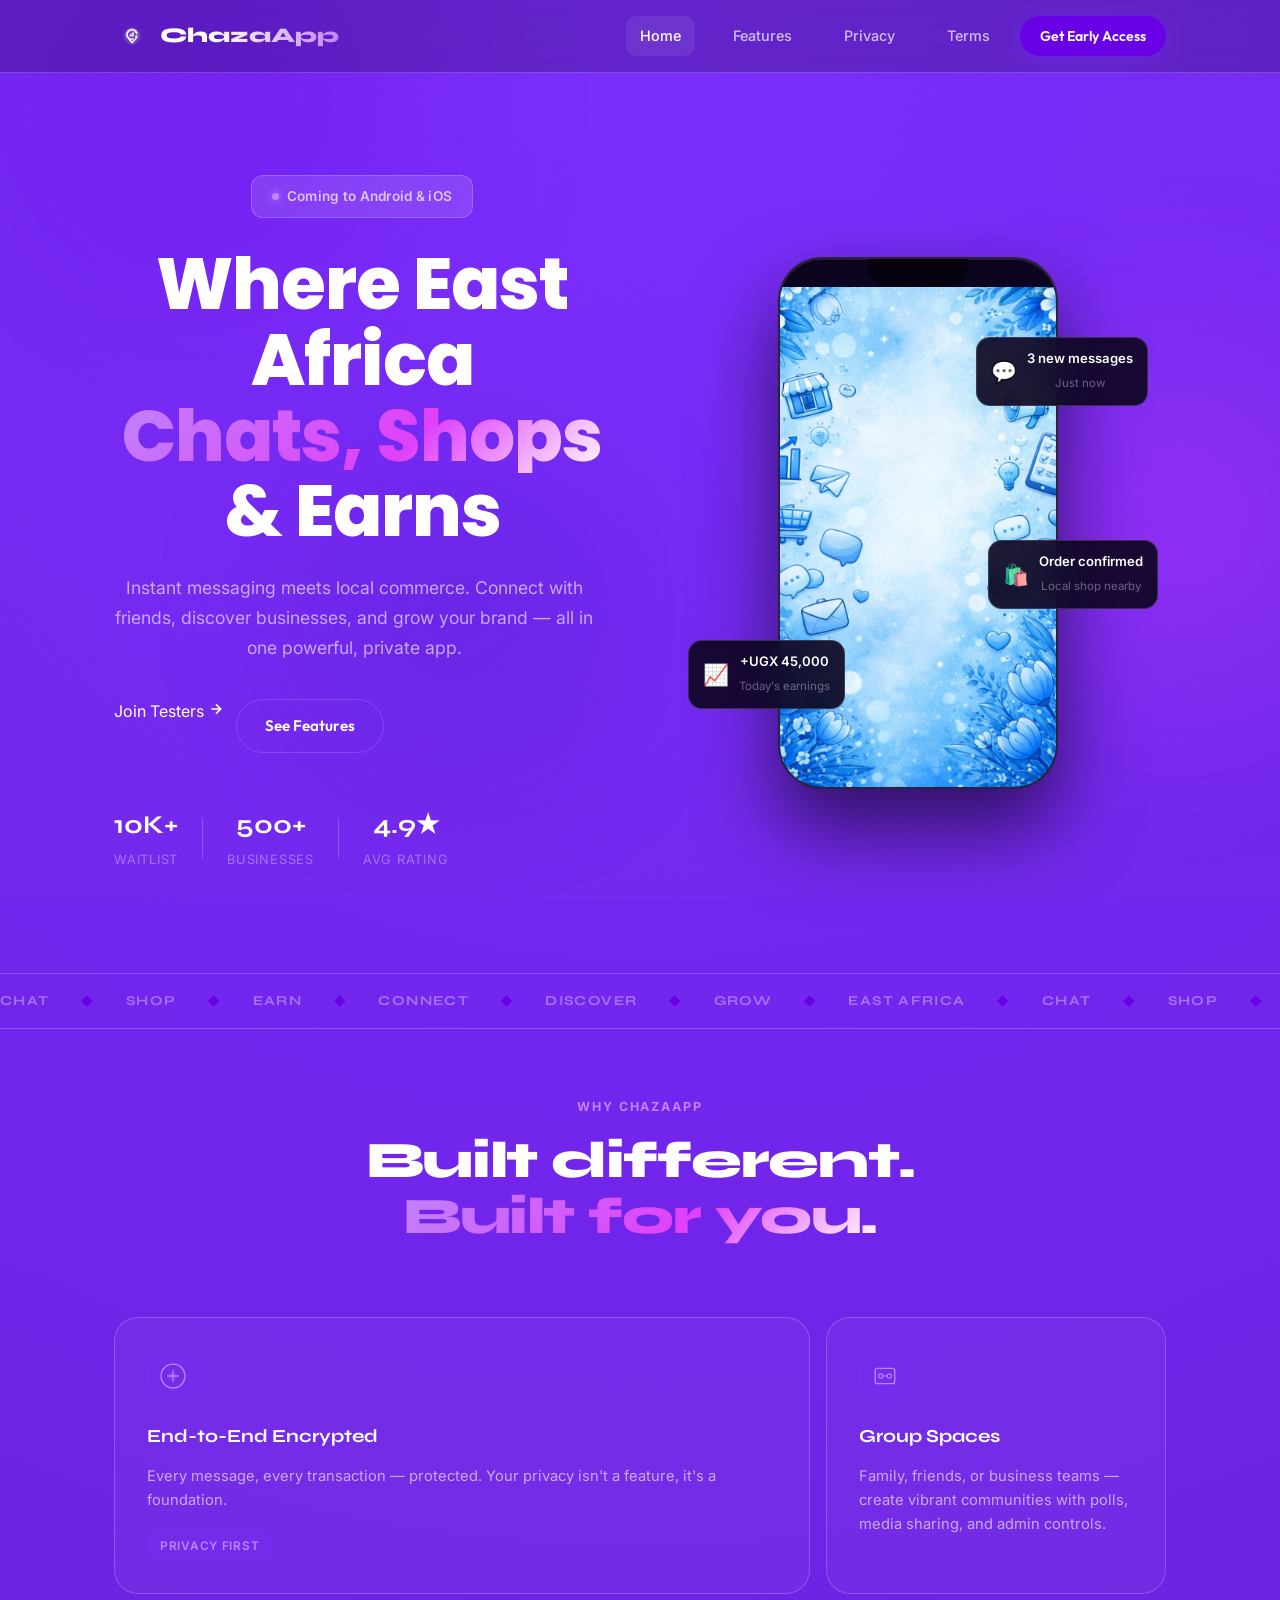
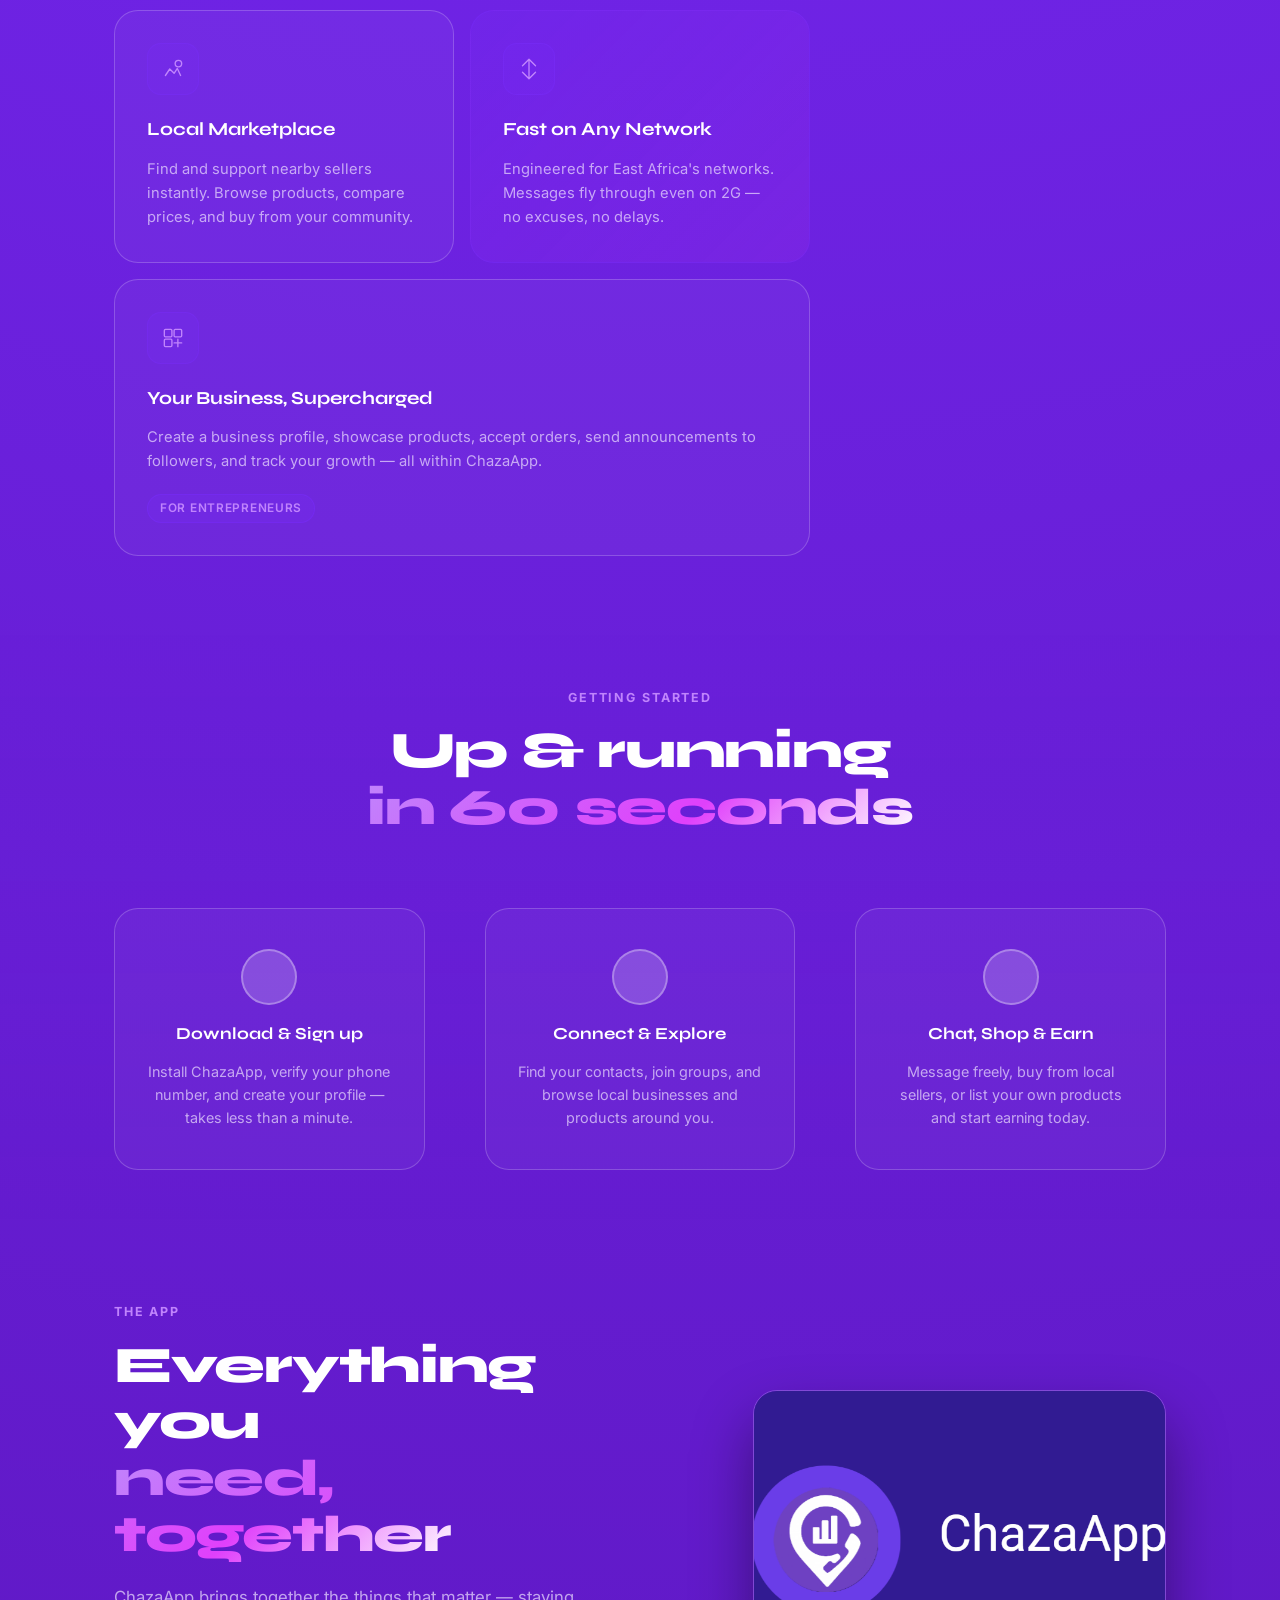
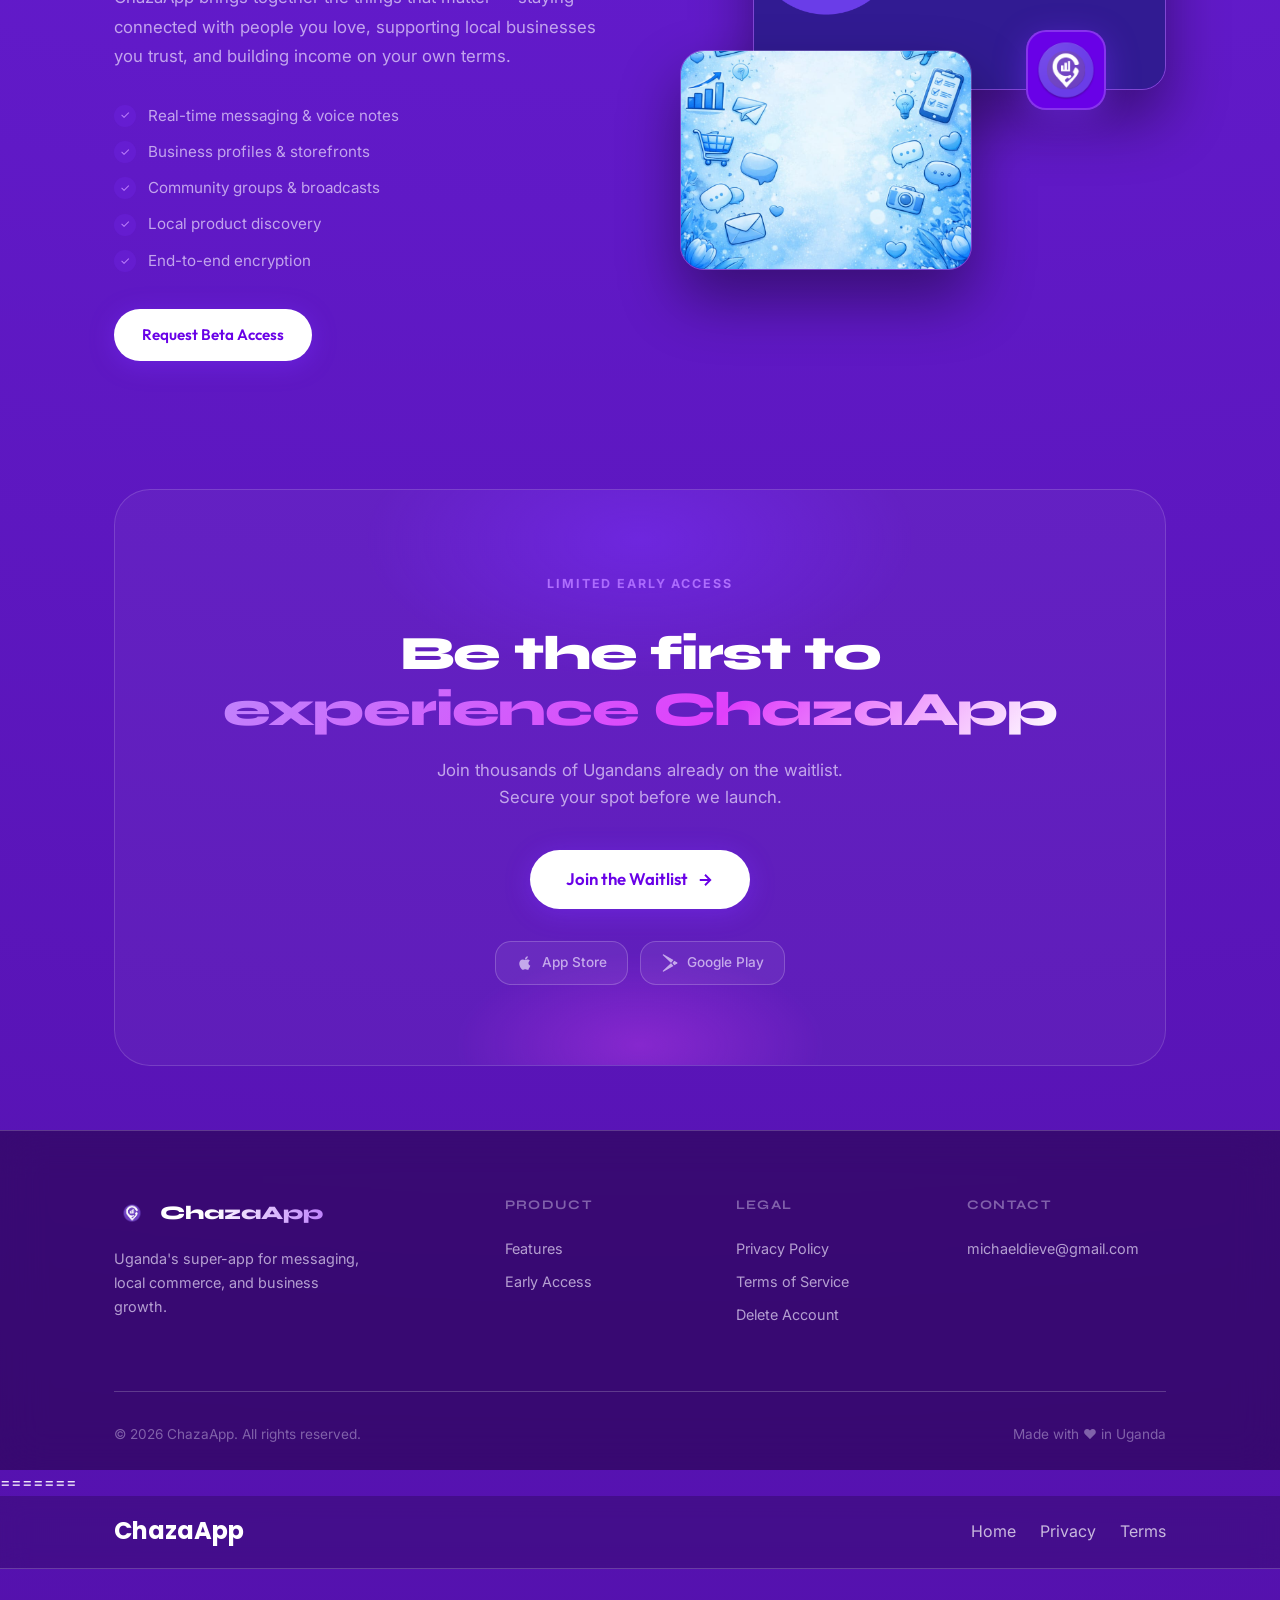
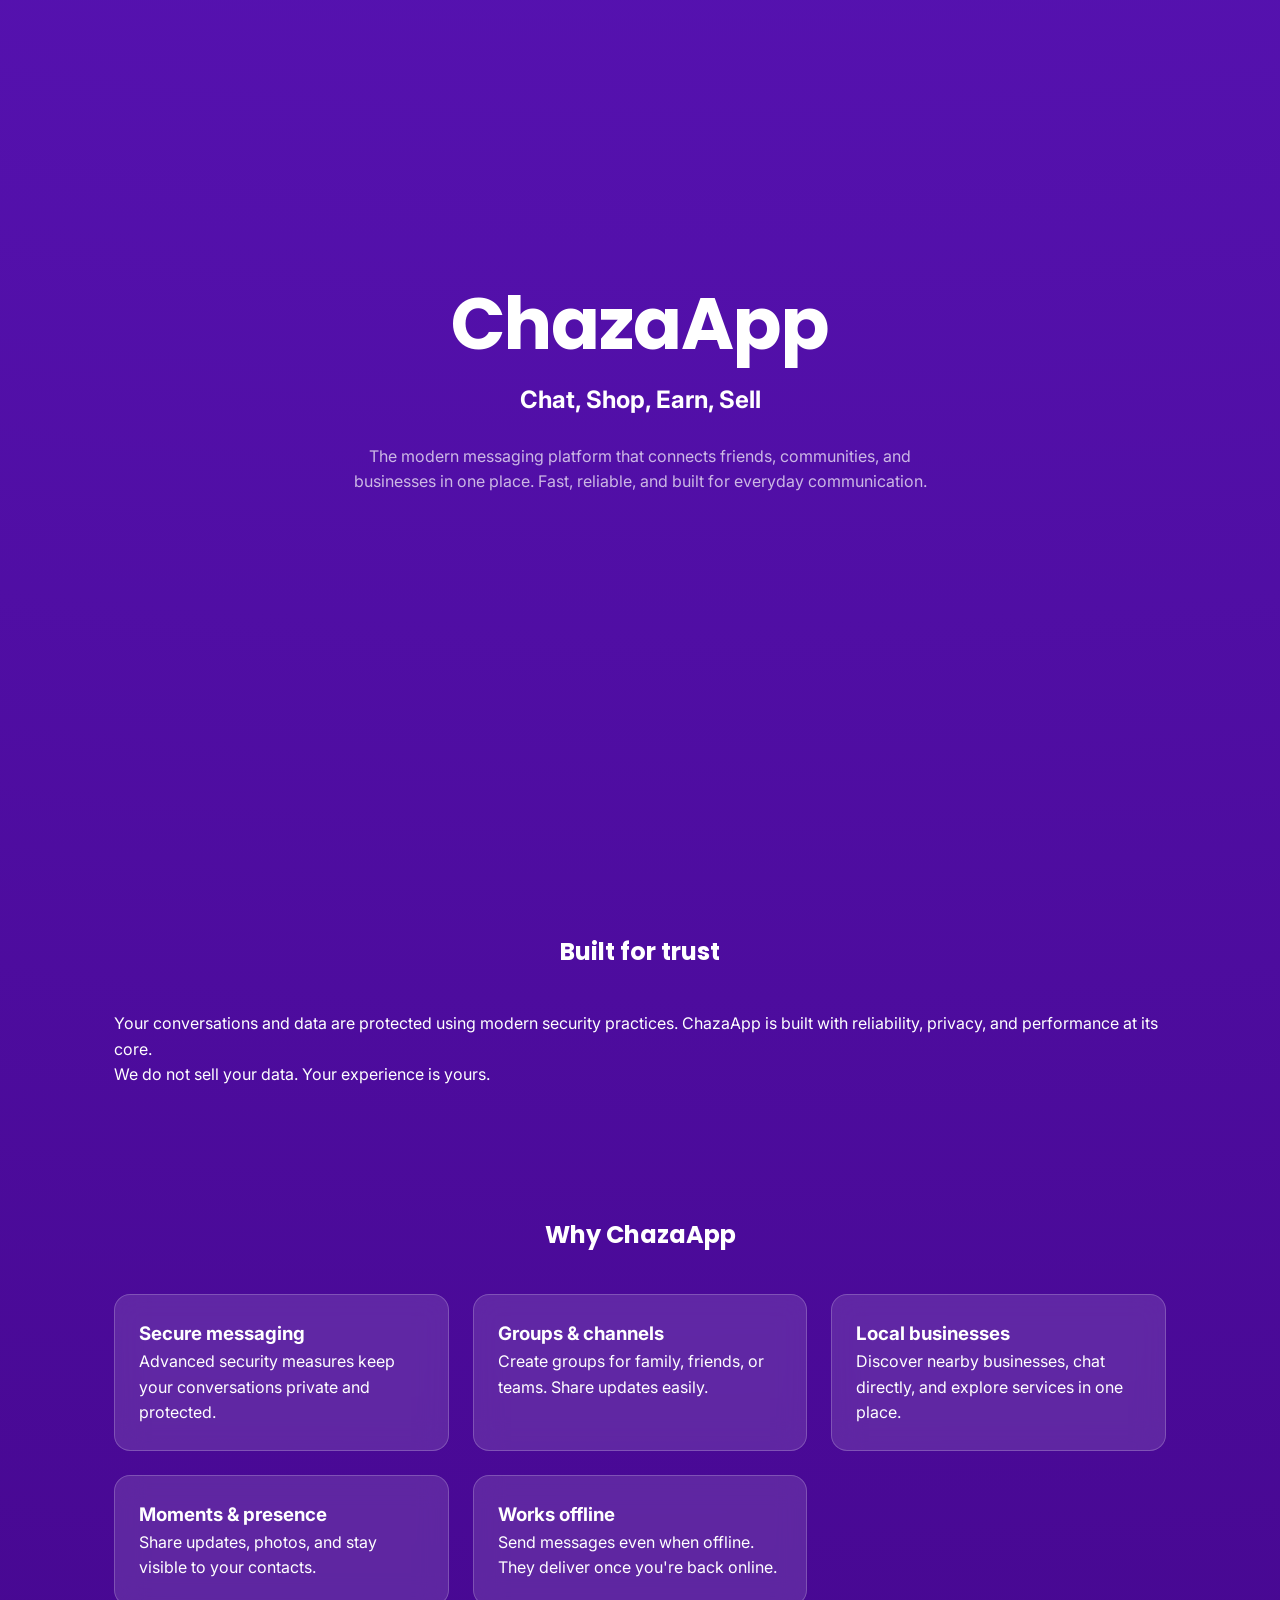
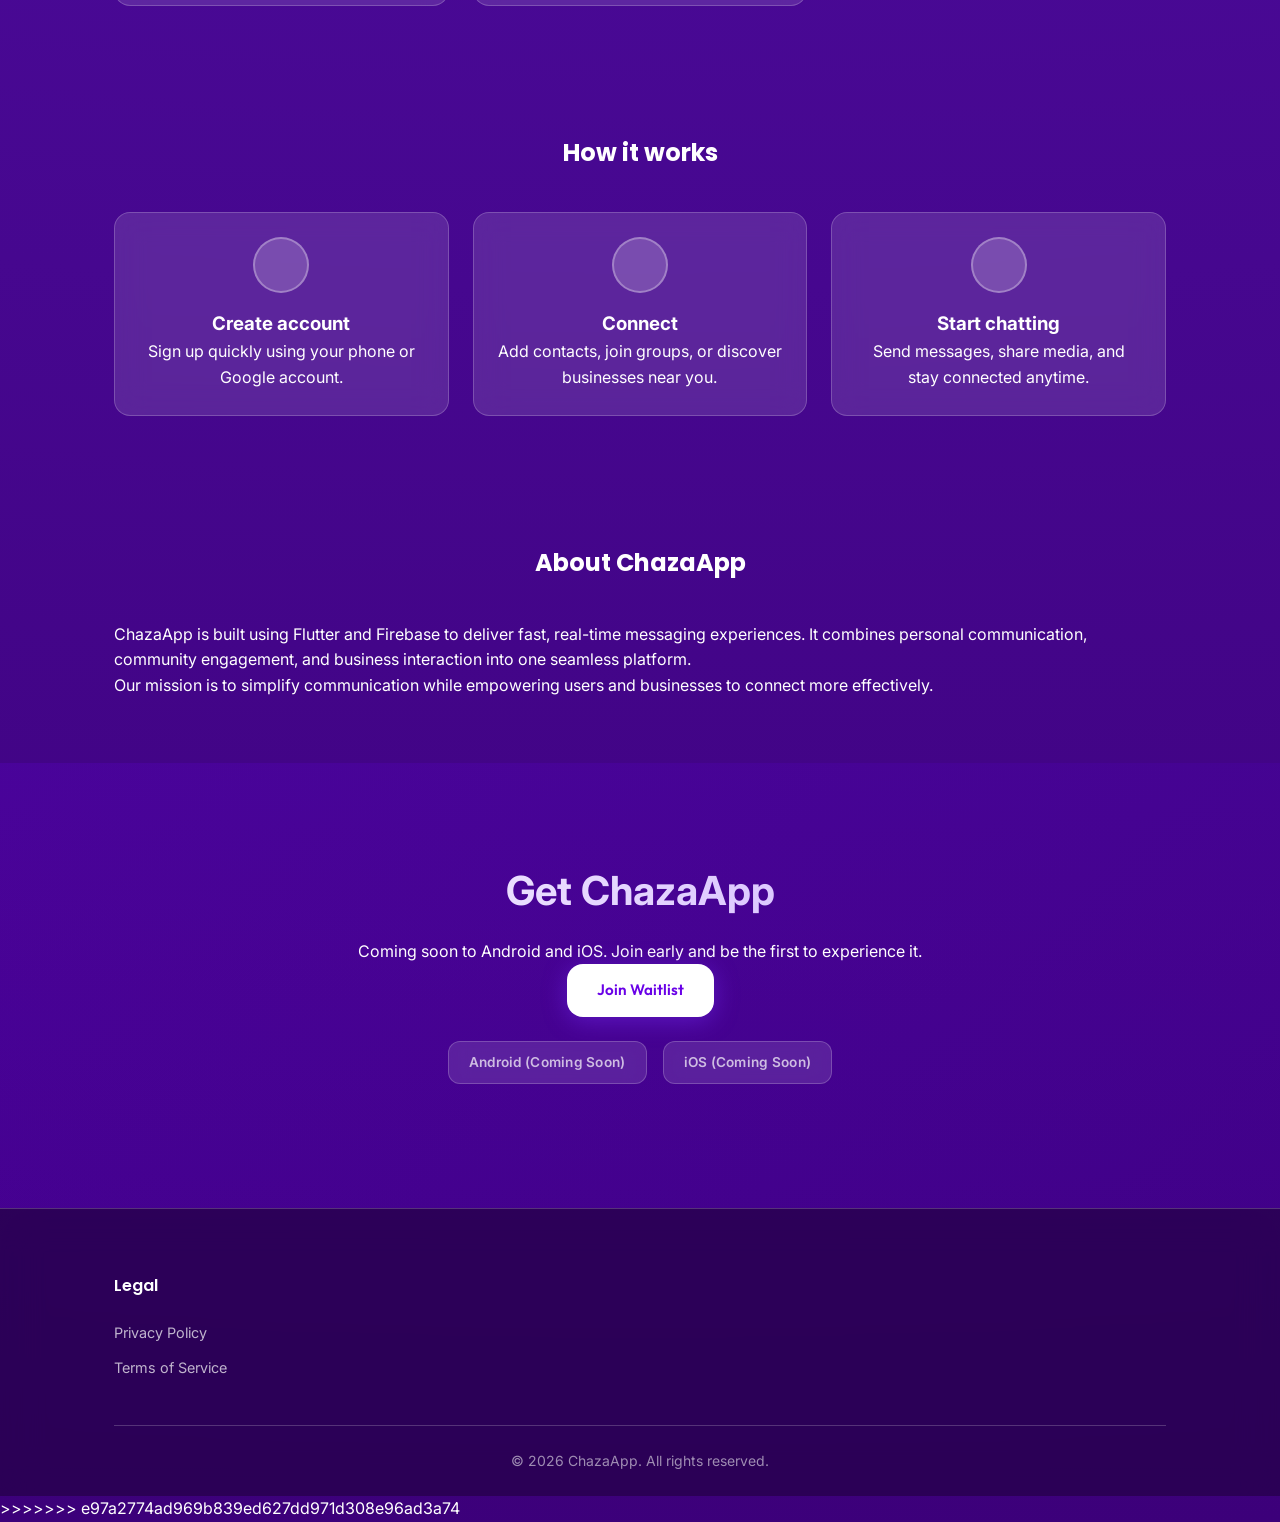
<file: files/index.html>
<!DOCTYPE html>
<html lang="en">
<head>
<! HEAD -->
  <meta charset="UTF-8">
  <meta name="viewport" content="width=device-width, initial-scale=1.0">
  <title>ChazaApp — Chat. Shop. Earn.</title>
  <meta name="description" content="Uganda's super-app for messaging, local commerce, and business growth. Connect, discover, and thrive with ChazaApp.">
  <link rel="canonical" href="https://www.chazaapp.com/">
  <link rel="preconnect" href="https://fonts.googleapis.com">
  <link rel="preconnect" href="https://fonts.gstatic.com" crossorigin>
  <link href="https://fonts.googleapis.com/css2?family=Syne:wght@400;600;700;800&family=Outfit:wght@300;400;500;600&display=swap" rel="stylesheet">
  <link rel="stylesheet" href="style.css">
</head>
<body>

  <!-- GRAIN OVERLAY -->
  <div class="grain" aria-hidden="true"></div>

  <!-- AMBIENT ORBS -->
  <div class="orbs" aria-hidden="true">
    <div class="orb orb-1"></div>
    <div class="orb orb-2"></div>
    <div class="orb orb-3"></div>
  </div>

  <!-- ═══════════ HEADER ═══════════ -->
  <header class="site-header" id="site-header">
    <div class="container header-inner">
      <a href="index.html" class="logo-link">
        <img src="images/chaza_logo_foreground.png" alt="ChazaApp logo" class="logo-img" onerror="this.style.display='none';this.nextSibling.style.display='flex'">
        <span class="logo-fallback" style="display:none">
          <span class="logo-icon">◎</span>
          <span class="logo-text">ChazaApp</span>
        </span>
        <span class="logo-text">ChazaApp</span>
      </a>

      <nav class="nav-desktop" id="nav-desktop">
        <a href="index.html" class="nav-link active">Home</a>
        <a href="#features" class="nav-link">Features</a>
        <a href="privacy.html" class="nav-link">Privacy</a>
        <a href="terms.html" class="nav-link">Terms</a>
      </nav>

      <a href="mailto:michaeldieve@gmail.com" class="btn-nav">Get Early Access</a>

      <button class="nav-toggle" id="nav-toggle" aria-label="Toggle navigation" aria-expanded="false">
        <span></span><span></span><span></span>
      </button>
    </div>

    <!-- Mobile drawer -->
    <div class="mobile-nav" id="mobile-nav">
      <a href="index.html" class="nav-link">Home</a>
      <a href="#features" class="nav-link">Features</a>
      <a href="privacy.html" class="nav-link">Privacy</a>
      <a href="terms.html" class="nav-link">Terms</a>
      <a href="mailto:michaeldieve@gmail.com" class="btn-primary mt-2">Get Early Access</a>
    </div>
  </header>

  <main>

    <!-- ═══════════ HERO ═══════════ -->
    <section class="hero">
      <div class="container hero-layout">

        <div class="hero-text">
          <div class="badge reveal">
            <span class="badge-dot"></span>
            <span>Coming to Android &amp; iOS</span>
          </div>

          <h1 class="hero-h1 reveal">
            <span class="line">Where East Africa</span>
            <span class="line gradient-text">Chats, Shops</span>
            <span class="line">&amp; Earns</span>
          </h1>

          <p class="hero-sub reveal">
            Instant messaging meets local commerce. Connect with friends, discover businesses, and grow your brand — all in one powerful, private app.
          </p>

          <div class="hero-ctas reveal">
            <a href="https://groups.google.com/g/orion13-testers">
              <span>Join Testers</span>
              <svg width="16" height="16" fill="none" viewBox="0 0 24 24" stroke="currentColor" stroke-width="2.5"><path d="M5 12h14M12 5l7 7-7 7"/></svg>
            </a>
            <a href="#features" class="btn-ghost">See Features</a>
          </div>

          <div class="hero-stats reveal">
            <div class="stat">
              <strong class="stat-num" data-target="10000">0</strong>
              <span>Waitlist</span>
            </div>
            <div class="stat-divider"></div>
            <div class="stat">
              <strong class="stat-num" data-target="500">0</strong>
              <span>Businesses</span>
            </div>
            <div class="stat-divider"></div>
            <div class="stat">
              <strong>4.9★</strong>
              <span>Avg Rating</span>
            </div>
          </div>
        </div>

        <div class="hero-visual reveal">
          <div class="phone-wrap">
            <div class="phone-glow"></div>
            <div class="phone">
              <div class="phone-notch"></div>
              <div class="phone-screen">
                <img src="images/background.jpeg" alt="ChazaApp chat interface" loading="eager" onerror="this.parentElement.style.background='linear-gradient(160deg,#1a0840,#3b0e9b)'">
              </div>
            </div>
            <!-- Floating badges -->
            <div class="float-badge fb-1">
              <span class="fb-icon">💬</span>
              <div>
                <b>3 new messages</b>
                <small>Just now</small>
              </div>
            </div>
            <div class="float-badge fb-2">
              <span class="fb-icon">🛍️</span>
              <div>
                <b>Order confirmed</b>
                <small>Local shop nearby</small>
              </div>
            </div>
            <div class="float-badge fb-3">
              <span class="fb-icon">📈</span>
              <div>
                <b>+UGX 45,000</b>
                <small>Today's earnings</small>
              </div>
            </div>
          </div>
        </div>

      </div>
    </section>

    <!-- ═══════════ MARQUEE ═══════════ -->
    <div class="marquee-wrap" aria-hidden="true">
      <div class="marquee-track">
        <span>Chat</span><span class="dot">◆</span>
        <span>Shop</span><span class="dot">◆</span>
        <span>Earn</span><span class="dot">◆</span>
        <span>Connect</span><span class="dot">◆</span>
        <span>Discover</span><span class="dot">◆</span>
        <span>Grow</span><span class="dot">◆</span>
        <span>East Africa</span><span class="dot">◆</span>
        <span>Chat</span><span class="dot">◆</span>
        <span>Shop</span><span class="dot">◆</span>
        <span>Earn</span><span class="dot">◆</span>
        <span>Connect</span><span class="dot">◆</span>
        <span>Discover</span><span class="dot">◆</span>
        <span>Grow</span><span class="dot">◆</span>
        <span>East Africa</span><span class="dot">◆</span>
      </div>
    </div>

    <!-- ═══════════ FEATURES ═══════════ -->
    <section class="section" id="features">
      <div class="container">
        <div class="section-head">
          <p class="eyebrow reveal">Why ChazaApp</p>
          <h2 class="section-h2 reveal">Built different.<br><span class="gradient-text">Built for you.</span></h2>
        </div>

        <div class="feature-bento reveal">

          <article class="bento-card bento-wide">
            <div class="bento-icon">
              <svg viewBox="0 0 48 48" fill="none"><circle cx="24" cy="24" r="22" stroke="currentColor" stroke-width="2.5"/><path d="M14 24h20M24 14v20" stroke="currentColor" stroke-width="2.5" stroke-linecap="round"/><path d="M19 19l10 10M29 19L19 29" stroke="currentColor" stroke-width="2" stroke-linecap="round" opacity=".4"/></svg>
            </div>
            <h3>End-to-End Encrypted</h3>
            <p>Every message, every transaction — protected. Your privacy isn't a feature, it's a foundation.</p>
            <div class="bento-tag">Privacy First</div>
          </article>

          <article class="bento-card">
            <div class="bento-icon">
              <svg viewBox="0 0 48 48" fill="none"><rect x="6" y="10" width="36" height="28" rx="4" stroke="currentColor" stroke-width="2.5"/><circle cx="16" cy="24" r="4" stroke="currentColor" stroke-width="2"/><circle cx="32" cy="24" r="4" stroke="currentColor" stroke-width="2"/><path d="M20 24h8" stroke="currentColor" stroke-width="2" stroke-linecap="round"/></svg>
            </div>
            <h3>Group Spaces</h3>
            <p>Family, friends, or business teams — create vibrant communities with polls, media sharing, and admin controls.</p>
          </article>

          <article class="bento-card">
            <div class="bento-icon">
              <svg viewBox="0 0 48 48" fill="none"><path d="M10 36l8-12 8 8 6-9 6 13" stroke="currentColor" stroke-width="2.5" stroke-linecap="round" stroke-linejoin="round"/><circle cx="34" cy="14" r="6" stroke="currentColor" stroke-width="2.5"/></svg>
            </div>
            <h3>Local Marketplace</h3>
            <p>Find and support nearby sellers instantly. Browse products, compare prices, and buy from your community.</p>
          </article>

          <article class="bento-card bento-accent">
            <div class="bento-icon">
              <svg viewBox="0 0 48 48" fill="none"><path d="M24 6v36M12 18l12-12 12 12M12 30l12 12 12-12" stroke="currentColor" stroke-width="2.5" stroke-linecap="round" stroke-linejoin="round"/></svg>
            </div>
            <h3>Fast on Any Network</h3>
            <p>Engineered for East Africa's networks. Messages fly through even on 2G — no excuses, no delays.</p>
          </article>

          <article class="bento-card bento-wide">
            <div class="bento-icon">
              <svg viewBox="0 0 48 48" fill="none"><rect x="8" y="8" width="14" height="14" rx="2" stroke="currentColor" stroke-width="2.5"/><rect x="26" y="8" width="14" height="14" rx="2" stroke="currentColor" stroke-width="2.5"/><rect x="8" y="26" width="14" height="14" rx="2" stroke="currentColor" stroke-width="2.5"/><path d="M26 33h14M33 26v14" stroke="currentColor" stroke-width="2.5" stroke-linecap="round"/></svg>
            </div>
            <h3>Your Business, Supercharged</h3>
            <p>Create a business profile, showcase products, accept orders, send announcements to followers, and track your growth — all within ChazaApp.</p>
            <div class="bento-tag">For Entrepreneurs</div>
          </article>

        </div>
      </div>
    </section>

    <!-- ═══════════ HOW IT WORKS ═══════════ -->
    <section class="section section-steps">
      <div class="container">
        <div class="section-head">
          <p class="eyebrow reveal">Getting Started</p>
          <h2 class="section-h2 reveal">Up &amp; running<br><span class="gradient-text">in 60 seconds</span></h2>
        </div>

        <div class="steps-grid">
          <div class="step-card reveal">
            <div class="step-num">01</div>
            <h3>Download &amp; Sign up</h3>
            <p>Install ChazaApp, verify your phone number, and create your profile — takes less than a minute.</p>
          </div>
          <div class="step-connector reveal" aria-hidden="true">
            <svg viewBox="0 0 60 20" fill="none"><path d="M0 10 Q30 0 60 10" stroke="currentColor" stroke-width="1.5" stroke-dasharray="4 3"/></svg>
          </div>
          <div class="step-card reveal">
            <div class="step-num">02</div>
            <h3>Connect &amp; Explore</h3>
            <p>Find your contacts, join groups, and browse local businesses and products around you.</p>
          </div>
          <div class="step-connector reveal" aria-hidden="true">
            <svg viewBox="0 0 60 20" fill="none"><path d="M0 10 Q30 0 60 10" stroke="currentColor" stroke-width="1.5" stroke-dasharray="4 3"/></svg>
          </div>
          <div class="step-card reveal">
            <div class="step-num">03</div>
            <h3>Chat, Shop &amp; Earn</h3>
            <p>Message freely, buy from local sellers, or list your own products and start earning today.</p>
          </div>
        </div>
      </div>
    </section>

    <!-- ═══════════ APP PREVIEW ═══════════ -->
    <section class="section section-preview">
      <div class="container preview-layout">
        <div class="preview-text reveal">
          <p class="eyebrow">The App</p>
          <h2 class="section-h2">Everything you<br><span class="gradient-text">need, together</span></h2>
          <p class="body-text">ChazaApp brings together the things that matter — staying connected with people you love, supporting local businesses you trust, and building income on your own terms.</p>
          <ul class="check-list">
            <li><span class="check">✓</span> Real-time messaging &amp; voice notes</li>
            <li><span class="check">✓</span> Business profiles &amp; storefronts</li>
            <li><span class="check">✓</span> Community groups &amp; broadcasts</li>
            <li><span class="check">✓</span> Local product discovery</li>
            <li><span class="check">✓</span> End-to-end encryption</li>
          </ul>
          <a href="mailto:michaeldieve@gmail.com" class="btn-primary">Request Beta Access</a>
        </div>

        <div class="preview-images reveal">
          <div class="preview-card pc-main">
            <img src="images/play_store_feature_graphic.png" alt="ChazaApp feature graphic" loading="lazy" onerror="this.parentElement.classList.add('img-fallback')">
          </div>
          <div class="preview-card pc-secondary">
            <img src="images/background.jpeg" alt="ChazaApp background" loading="lazy" onerror="this.parentElement.classList.add('img-fallback')">
          </div>
          <div class="preview-logo-card">
            <img src="images/chaza_logo.png" alt="ChazaApp logo" loading="lazy" onerror="this.parentElement.classList.add('img-fallback')">
          </div>
        </div>
      </div>
    </section>

    <!-- ═══════════ CTA ═══════════ -->
    <section class="section section-cta">
      <div class="container">
        <div class="cta-card reveal">
          <div class="cta-glow-1"></div>
          <div class="cta-glow-2"></div>
          <p class="eyebrow">Limited Early Access</p>
          <h2 class="cta-h2">Be the first to<br><span class="gradient-text">experience ChazaApp</span></h2>
          <p class="cta-sub">Join thousands of Ugandans already on the waitlist. Secure your spot before we launch.</p>
          <div class="cta-actions">
            <a href="mailto:michaeldieve@gmail.com?subject=ChazaApp%20Early%20Access" class="btn-primary btn-large">
              <span>Join the Waitlist</span>
              <svg width="18" height="18" fill="none" viewBox="0 0 24 24" stroke="currentColor" stroke-width="2.5"><path d="M5 12h14M12 5l7 7-7 7"/></svg>
            </a>
          </div>
          <div class="store-badges">
            <div class="store-badge">
              <svg width="18" height="18" viewBox="0 0 24 24" fill="currentColor"><path d="M17.05 20.28c-.98.95-2.05.8-3.08.35-1.09-.46-2.09-.48-3.24 0-1.44.62-2.2.44-3.06-.35C2.79 15.25 3.51 7.7 9.05 7.4c1.27.06 2.15.63 2.9.68 1.1-.21 2.15-.8 3.35-.72 1.43.12 2.5.6 3.2 1.5-2.9 1.74-2.2 5.55.58 6.65-.44 1.22-.95 2.42-2.03 3.77zM12.03 7.25c-.15-2.23 1.66-4.07 3.74-4.25.29 2.58-2.34 4.5-3.74 4.25z"/></svg>
              <span>App Store</span>
            </div>
            <div class="store-badge">
              <svg width="18" height="18" viewBox="0 0 24 24" fill="currentColor"><path d="M3.18 23.76a2.5 2.5 0 01-.98-.95L13.5 12 2.2 1.19A2.5 2.5 0 013.18.24l13.4 7.73-3.35 4.03 3.35 4.03-13.4 7.73zM17.68 15.01L15.3 12l2.38-3.01 2.84 1.64a1.25 1.25 0 010 2.74l-2.84 1.64z"/></svg>
              <span>Google Play</span>
            </div>
          </div>
        </div>
      </div>
    </section>

  </main>

  <!-- ═══════════ FOOTER ═══════════ -->
  <footer class="site-footer">
    <div class="container">
      <div class="footer-top">
        <div class="footer-brand">
          <a href="index.html" class="logo-link">
            <img src="images/chaza_logo_foreground.png" alt="ChazaApp" class="logo-img" onerror="this.style.display='none'">
            <span class="logo-text">ChazaApp</span>
          </a>
          <p>Uganda's super-app for messaging, local commerce, and business growth.</p>
        </div>
        <div class="footer-links">
          <div class="footer-col">
            <h4>Product</h4>
            <a href="#features">Features</a>
            <a href="mailto:michaeldieve@gmail.com">Early Access</a>
          </div>
          <div class="footer-col">
            <h4>Legal</h4>
            <a href="privacy.html">Privacy Policy</a>
            <a href="terms.html">Terms of Service</a>
            <a href="delete-account.html">Delete Account</a>
          </div>
          <div class="footer-col">
            <h4>Contact</h4>
            <a href="mailto:michaeldieve@gmail.com">michaeldieve@gmail.com</a>
          </div>
        </div>
      </div>
      <div class="footer-bottom">
        <p>&copy; 2026 ChazaApp. All rights reserved.</p>
        <p>Made with ❤ in Uganda</p>
      </div>
    </div>
  </footer>

  <script src="main.js"></script>
</body>
</html>
=======
<meta charset="UTF-8">
<meta name="viewport" content="width=device-width, initial-scale=1.0">

<title>ChazaApp | Messaging for People, Communities & Businesses</title>

<meta name="description" content="ChazaApp is a modern messaging platform connecting people, communities and nearby businesses with secure real-time communication.">
<meta name="keywords" content="messaging app, chat app Uganda, business chat, WhatsApp alternative, secure messaging">

<link rel="canonical" href="https://www.chazaapp.com/">
<link rel="icon" href="favicon.ico">

<!-- Open Graph -->
<meta property="og:title" content="ChazaApp - Modern Secure Messaging">
<meta property="og:description" content="Chat with friends, connect with businesses, and share moments in one secure platform.">
<meta property="og:type" content="website">

<!-- Fonts -->
<link rel="preconnect" href="https://fonts.googleapis.com">
<link rel="preconnect" href="https://fonts.gstatic.com" crossorigin>
<link href="https://fonts.googleapis.com/css2?family=Inter:wght@400;500;600&family=Poppins:wght@600;700&display=swap" rel="stylesheet">

<link rel="stylesheet" href="css/style.css">
</head>

<body>

<header class="site-header">
  <div class="container">
    <a href="index.html" class="logo">ChazaApp</a>
    <button class="nav-toggle">☰</button>
    <nav class="nav-desktop">
      <a href="index.html">Home</a>
      <a href="privacy.html">Privacy</a>
      <a href="terms.html">Terms</a>
    </nav>
  </div>
</header>

<main>

<!-- HERO -->
<section class="hero">
  <div class="container">
    <h1 class="animated-title">ChazaApp</h1>
    <h2><span class="text-white">Chat</span>, Shop, <span class="text-white">Earn</span>, Sell</h2>

    <p class="lead">
      The modern messaging platform that connects friends, communities, and businesses in one place. Fast, reliable, and built for everyday communication.
    </p>

    <div class="hero-actions">
      <a href="mailto:michaeldieve@gmail.com" class="btn btn-primary">Join Waitlist</a>
    </div>
  </div>
</section>

<!-- TRUST -->
<section class="section">
  <div class="container">
    <h2 class="section-title">Built for trust</h2>
    <div class="legal-content">
      <p>Your conversations and data are protected using modern security practices. ChazaApp is built with reliability, privacy, and performance at its core.</p>
      <p>We do not sell your data. Your experience is yours.</p>
    </div>
  </div>
</section>

<!-- FEATURES -->
<section class="section">
  <div class="container">
    <h2 class="section-title">Why ChazaApp</h2>

    <div class="bento">

      <div class="bento-item span-2">
        <h3>Secure messaging</h3>
        <p>Advanced security measures keep your conversations private and protected.</p>
      </div>

      <div class="bento-item">
        <h3>Groups & channels</h3>
        <p>Create groups for family, friends, or teams. Share updates easily.</p>
      </div>

      <div class="bento-item">
        <h3>Local businesses</h3>
        <p>Discover nearby businesses, chat directly, and explore services in one place.</p>
      </div>

      <div class="bento-item span-2">
        <h3>Moments & presence</h3>
        <p>Share updates, photos, and stay visible to your contacts.</p>
      </div>

      <div class="bento-item">
        <h3>Works offline</h3>
        <p>Send messages even when offline. They deliver once you're back online.</p>
      </div>

    </div>
  </div>
</section>

<!-- HOW IT WORKS -->
<section class="section alt">
  <div class="container">
    <h2 class="section-title">How it works</h2>

    <div class="steps">

      <div class="step">
        <div class="step-num">1</div>
        <h3>Create account</h3>
        <p>Sign up quickly using your phone or Google account.</p>
      </div>

      <div class="step">
        <div class="step-num">2</div>
        <h3>Connect</h3>
        <p>Add contacts, join groups, or discover businesses near you.</p>
      </div>

      <div class="step">
        <div class="step-num">3</div>
        <h3>Start chatting</h3>
        <p>Send messages, share media, and stay connected anytime.</p>
      </div>

    </div>
  </div>
</section>

<!-- ABOUT -->
<section class="section">
  <div class="container">
    <h2 class="section-title">About ChazaApp</h2>

    <div class="legal-content">
      <p>ChazaApp is built using Flutter and Firebase to deliver fast, real-time messaging experiences. It combines personal communication, community engagement, and business interaction into one seamless platform.</p>
      <p>Our mission is to simplify communication while empowering users and businesses to connect more effectively.</p>
    </div>
  </div>
</section>

<!-- CTA -->
<section class="cta-block">
  <div class="container">
    <h2>Get ChazaApp</h2>
    <p>Coming soon to Android and iOS. Join early and be the first to experience it.</p>

    <a href="mailto:michaeldieve@gmail.com" class="btn btn-primary">Join Waitlist</a>

    <div class="store-buttons">
      <span class="badge">Android (Coming Soon)</span>
      <span class="badge">iOS (Coming Soon)</span>
    </div>
  </div>
</section>

</main>

<!-- FOOTER -->
<footer class="site-footer">
  <div class="container">

    <div class="footer-grid">
      <div>
        <h4>Legal</h4>
        <a href="privacy.html">Privacy Policy</a>
        <a href="terms.html">Terms of Service</a>
      </div>
    </div>

    <p class="footer-copy">
      &copy; 2026 ChazaApp. All rights reserved.
    </p>

  </div>
</footer>

<script src="js/main.js"></script>

<script>
// Animate title
document.addEventListener('DOMContentLoaded', function() {
  const title = document.querySelector('.animated-title');
  if (title) {
    const text = title.textContent;
    title.innerHTML = '';
    [...text].forEach((letter, index) => {
      const span = document.createElement('span');
      span.textContent = letter;
      span.style.animationDelay = `${index * 0.08}s`;
      title.appendChild(span);
    });
  }
});
</script>

</body>
</html>
>>>>>>> e97a2774ad969b839ed627dd971d308e96ad3a74
</file>
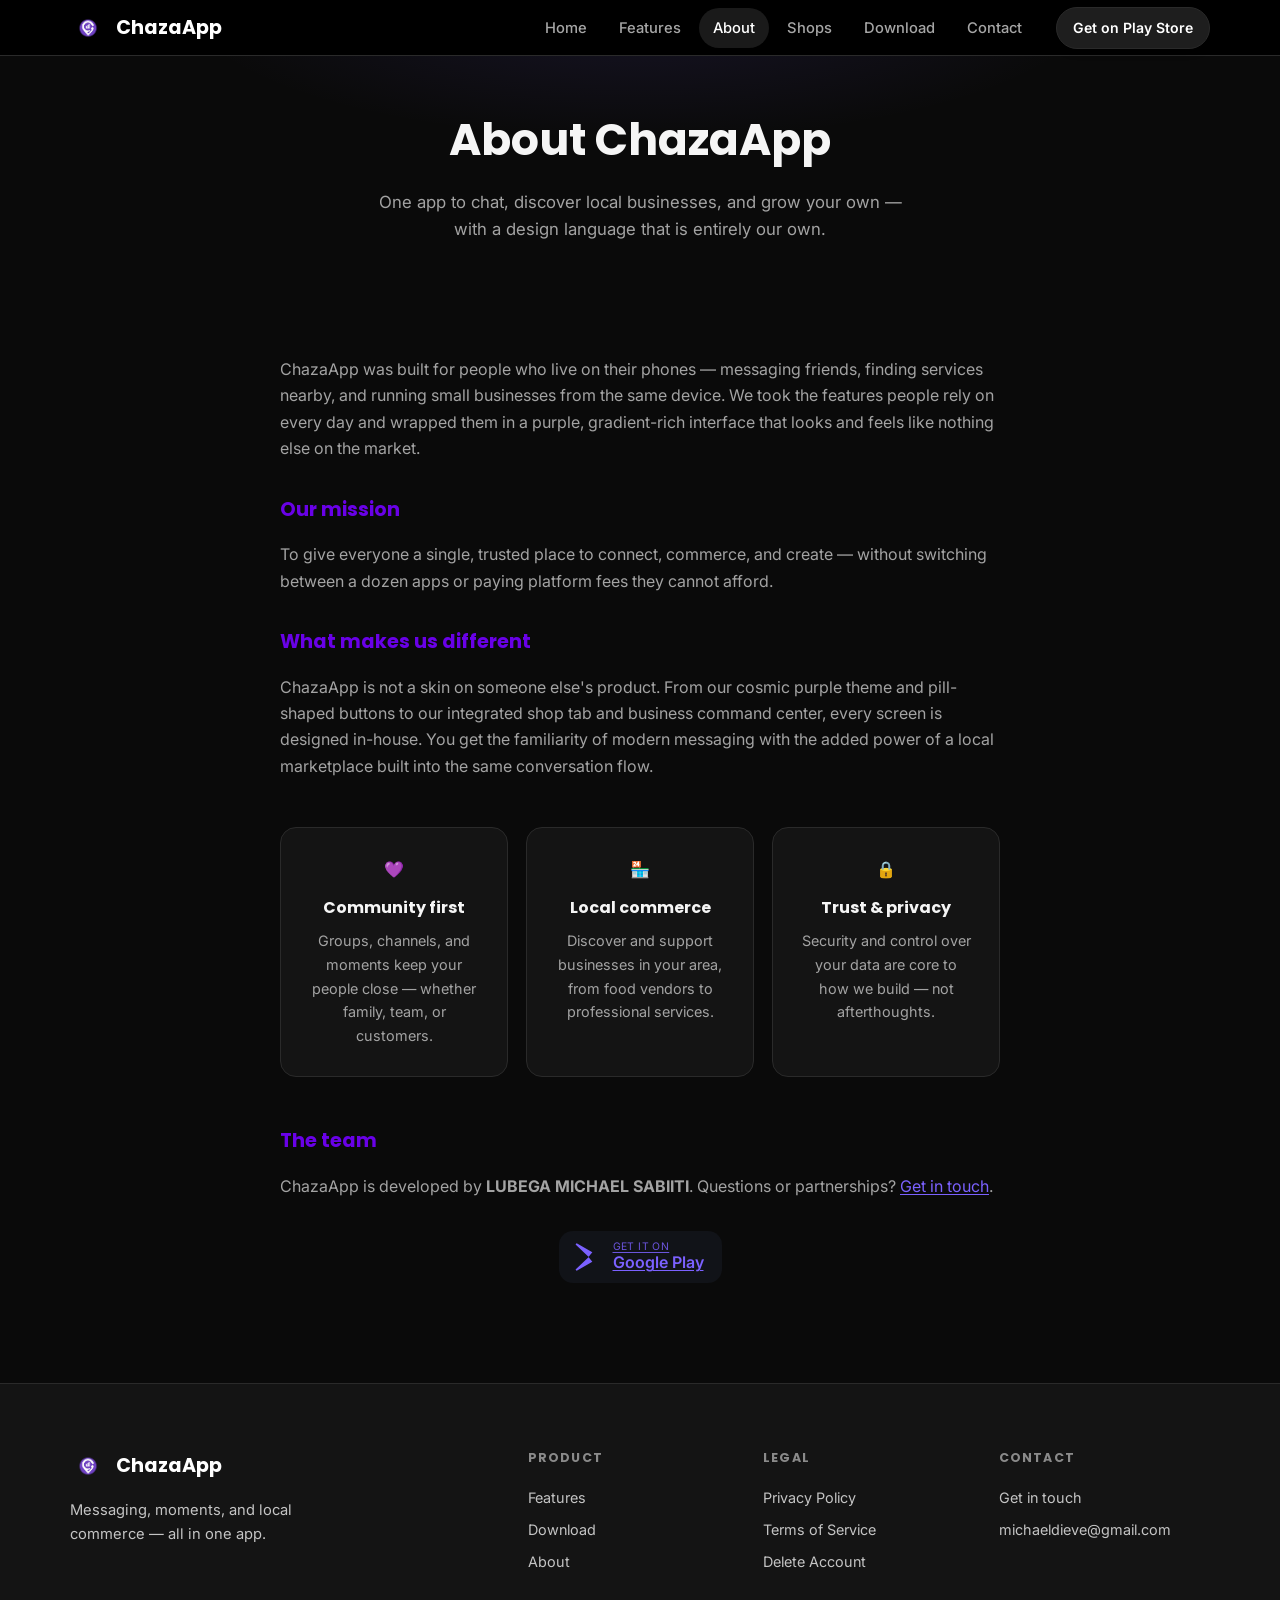
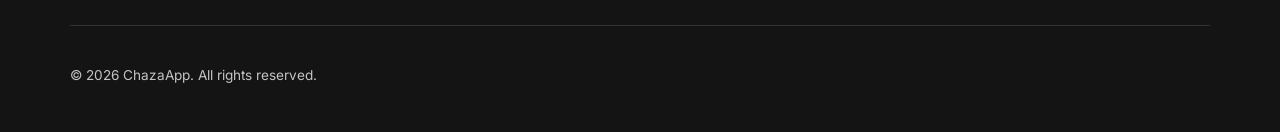
<file: about.html>
<!DOCTYPE html>
<html lang="en" style="background:#000;color-scheme:dark">
<head>
  <meta charset="UTF-8">
  <meta name="viewport" content="width=device-width, initial-scale=1.0">
  <title>About ChazaApp</title>
  <meta name="description" content="Learn about ChazaApp — messaging and local commerce super-app built for connection and entrepreneurship.">
  <link rel="canonical" href="https://www.chazaapp.com/about.html">
  <link rel="preconnect" href="https://fonts.googleapis.com">
  <link rel="preconnect" href="https://fonts.gstatic.com" crossorigin>
  <link href="https://fonts.googleapis.com/css2?family=Inter:wght@400;500;600;700&family=Poppins:wght@600;700;800&display=swap" rel="stylesheet">
  <meta name="color-scheme" content="dark only">
  <meta name="theme-color" content="#000000">
  <link rel="stylesheet" href="site-dark.css?v=20260920b">
</head>
<body>
  <a href="#main" class="skip-link">Skip to main content</a>

  <header class="site-header" id="site-header">
    <div class="container header-inner">
      <a href="index.html" class="logo-link">
        <img src="images/chaza_logo_foreground.png" alt="" class="logo-img" width="36" height="36">
        <span class="logo-text">ChazaApp</span>
      </a>
      <nav class="nav-desktop" aria-label="Main">
        <a href="index.html" class="nav-link">Home</a>
        <a href="index.html#features" class="nav-link">Features</a>
        <a href="about.html" class="nav-link active">About</a>
        <a href="/shop/" class="nav-link">Shops</a>
        <a href="download.html" class="nav-link">Download</a>
        <a href="contact.html" class="nav-link">Contact</a>
      </nav>
      <a href="https://play.google.com/store/apps/details?id=com.chazaapp" class="btn-nav" target="_blank" rel="noopener noreferrer">Get on Play Store</a>
      <button class="nav-toggle" id="nav-toggle" aria-label="Toggle navigation" aria-expanded="false"><span></span><span></span><span></span></button>
    </div>
    <div class="mobile-nav" id="mobile-nav">
      <a href="index.html" class="nav-link">Home</a>
      <a href="index.html#features" class="nav-link">Features</a>
      <a href="about.html" class="nav-link">About</a>
      <a href="/shop/" class="nav-link">Shops</a>
      <a href="download.html" class="nav-link">Download</a>
      <a href="contact.html" class="nav-link">Contact</a>
      <a href="https://play.google.com/store/apps/details?id=com.chazaapp" class="btn-primary" target="_blank" rel="noopener noreferrer">Get on Play Store</a>
    </div>
  </header>

  <main id="main">
    <section class="page-hero">
      <div class="container">
        <h1 class="reveal">About ChazaApp</h1>
        <p class="lead reveal">One app to chat, discover local businesses, and grow your own — with a design language that is entirely our own.</p>
      </div>
    </section>

    <section class="page-content">
      <div class="container content-narrow legal-content">
        <p class="reveal">ChazaApp was built for people who live on their phones — messaging friends, finding services nearby, and running small businesses from the same device. We took the features people rely on every day and wrapped them in a purple, gradient-rich interface that looks and feels like nothing else on the market.</p>

        <h2 class="reveal">Our mission</h2>
        <p class="reveal">To give everyone a single, trusted place to connect, commerce, and create — without switching between a dozen apps or paying platform fees they cannot afford.</p>

        <h2 class="reveal">What makes us different</h2>
        <p class="reveal">ChazaApp is not a skin on someone else's product. From our cosmic purple theme and pill-shaped buttons to our integrated shop tab and business command center, every screen is designed in-house. You get the familiarity of modern messaging with the added power of a local marketplace built into the same conversation flow.</p>

        <div class="values-grid">
          <div class="value-card reveal">
            <span class="chip-icon" style="margin: 0 auto;" aria-hidden="true">💜</span>
            <h3>Community first</h3>
            <p>Groups, channels, and moments keep your people close — whether family, team, or customers.</p>
          </div>
          <div class="value-card reveal">
            <span class="chip-icon" style="margin: 0 auto;" aria-hidden="true">🏪</span>
            <h3>Local commerce</h3>
            <p>Discover and support businesses in your area, from food vendors to professional services.</p>
          </div>
          <div class="value-card reveal">
            <span class="chip-icon" style="margin: 0 auto;" aria-hidden="true">🔒</span>
            <h3>Trust &amp; privacy</h3>
            <p>Security and control over your data are core to how we build — not afterthoughts.</p>
          </div>
        </div>

        <h2 class="reveal" style="margin-top: 48px;">The team</h2>
        <p class="reveal">ChazaApp is developed by <strong>LUBEGA MICHAEL SABIITI</strong>. Questions or partnerships? <a href="contact.html">Get in touch</a>.</p>

        <p class="reveal" style="margin-top: 32px; text-align: center;">
          <a href="https://play.google.com/store/apps/details?id=com.chazaapp" class="play-badge" target="_blank" rel="noopener noreferrer">
            <svg width="28" height="28" viewBox="0 0 24 24" fill="currentColor" aria-hidden="true"><path d="M3.18 23.76a2.5 2.5 0 01-.98-.95L13.5 12 2.2 1.19A2.5 2.5 0 013.18.24l13.4 7.73-3.35 4.03 3.35 4.03-13.4 7.73z"/></svg>
            <span class="play-badge-text"><small>Get it on</small><strong>Google Play</strong></span>
          </a>
        </p>
      </div>
    </section>
  </main>

  <footer class="site-footer">
    <div class="container">
      <div class="footer-top">
        <div class="footer-brand">
          <a href="index.html" class="logo-link">
            <img src="images/chaza_logo_foreground.png" alt="" class="logo-img" width="36" height="36">
            <span class="logo-text">ChazaApp</span>
          </a>
          <p>Messaging, moments, and local commerce — all in one app.</p>
        </div>
        <div class="footer-links">
          <div class="footer-col"><h4>Product</h4><a href="index.html#features">Features</a><a href="download.html">Download</a><a href="about.html">About</a></div>
          <div class="footer-col"><h4>Legal</h4><a href="privacy.html">Privacy Policy</a><a href="terms.html">Terms of Service</a><a href="delete-account.html">Delete Account</a></div>
          <div class="footer-col"><h4>Contact</h4><a href="contact.html">Get in touch</a><a href="mailto:michaeldieve@gmail.com">michaeldieve@gmail.com</a></div>
        </div>
      </div>
      <div class="footer-bottom"><p>&copy; 2026 ChazaApp. All rights reserved.</p></div>
    </div>
  </footer>

  <script src="main.js"></script>
</body>
</html>
</file>
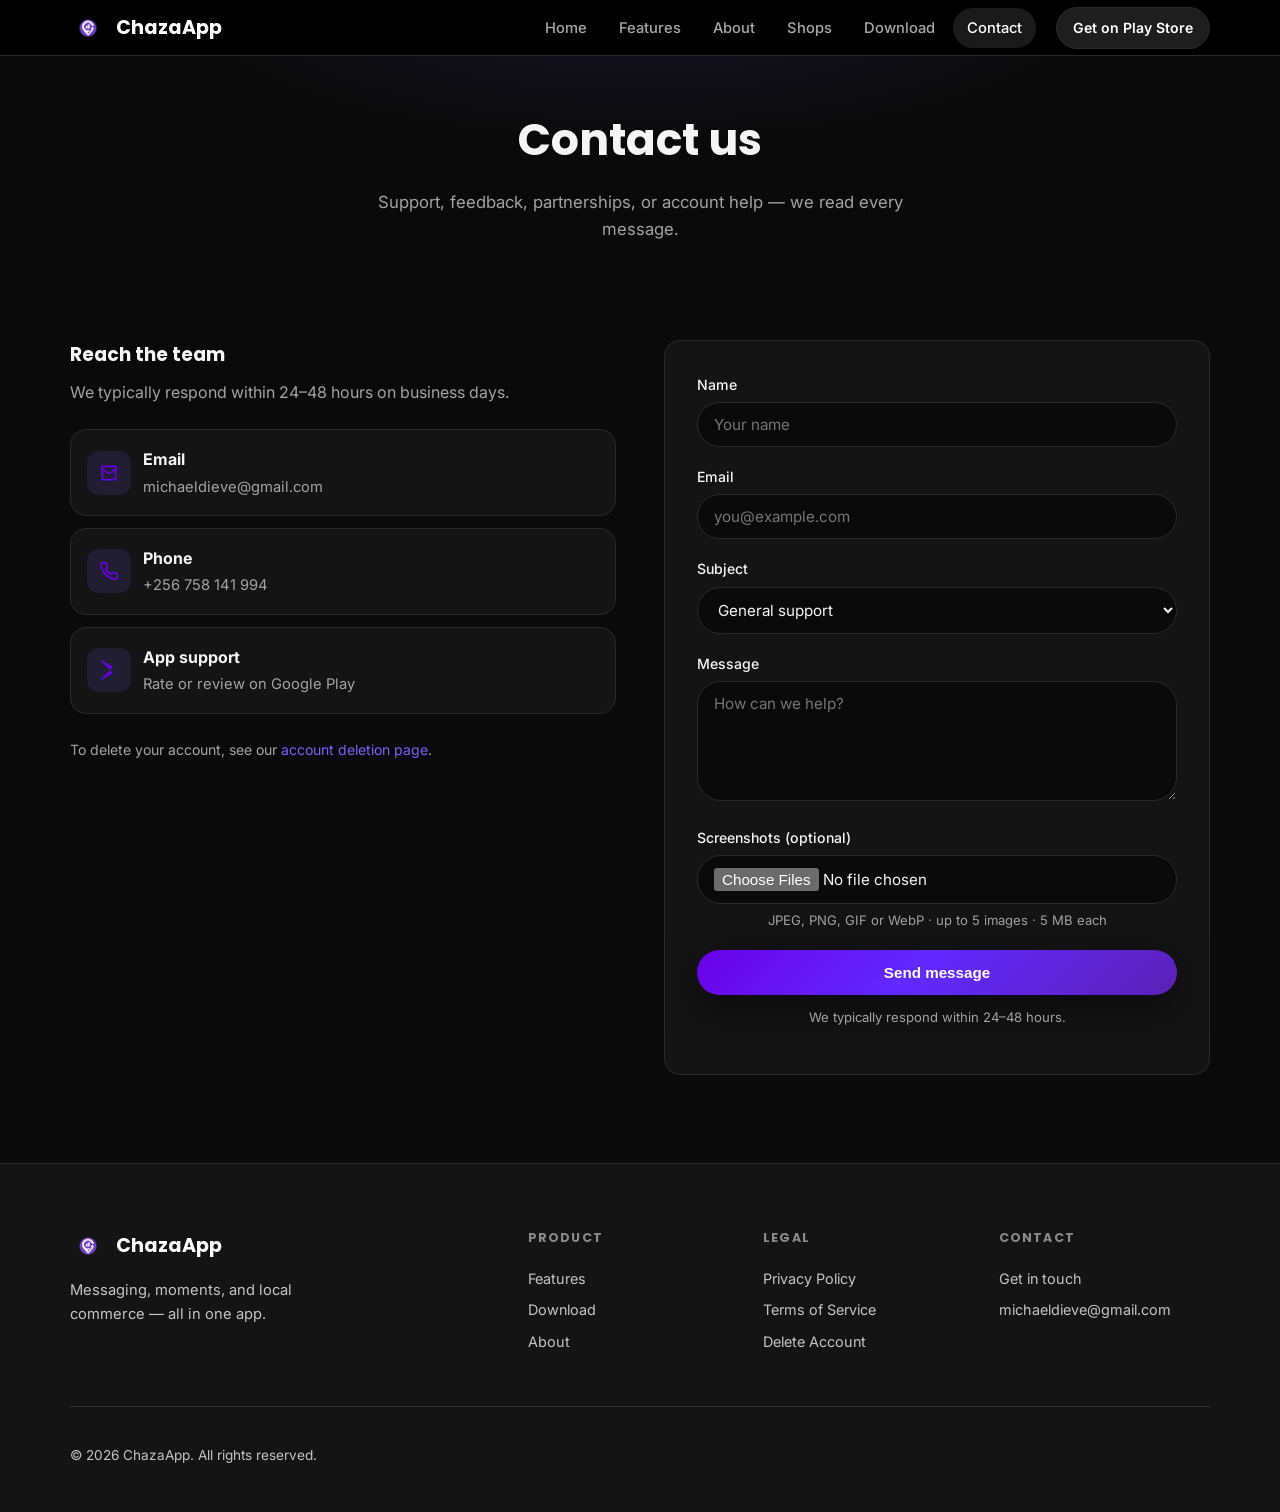
<file: contact.html>
<!DOCTYPE html>
<html lang="en" style="background:#000;color-scheme:dark">
<head>
  <meta charset="UTF-8">
  <meta name="viewport" content="width=device-width, initial-scale=1.0">
  <title>Contact ChazaApp</title>
  <meta name="description" content="Contact the ChazaApp team for support, feedback, or business inquiries.">
  <link rel="canonical" href="https://www.chazaapp.com/contact.html">
  <link rel="preconnect" href="https://fonts.googleapis.com">
  <link rel="preconnect" href="https://fonts.gstatic.com" crossorigin>
  <link href="https://fonts.googleapis.com/css2?family=Inter:wght@400;500;600;700&family=Poppins:wght@600;700;800&display=swap" rel="stylesheet">
  <meta name="color-scheme" content="dark only">
  <meta name="theme-color" content="#000000">
  <link rel="stylesheet" href="site-dark.css?v=20260920b">
</head>
<body>
  <a href="#main" class="skip-link">Skip to main content</a>

  <header class="site-header" id="site-header">
    <div class="container header-inner">
      <a href="index.html" class="logo-link">
        <img src="images/chaza_logo_foreground.png" alt="" class="logo-img" width="36" height="36">
        <span class="logo-text">ChazaApp</span>
      </a>
      <nav class="nav-desktop" aria-label="Main">
        <a href="index.html" class="nav-link">Home</a>
        <a href="index.html#features" class="nav-link">Features</a>
        <a href="about.html" class="nav-link">About</a>
        <a href="/shop/" class="nav-link">Shops</a>
        <a href="download.html" class="nav-link">Download</a>
        <a href="contact.html" class="nav-link active">Contact</a>
      </nav>
      <a href="https://play.google.com/store/apps/details?id=com.chazaapp" class="btn-nav" target="_blank" rel="noopener noreferrer">Get on Play Store</a>
      <button class="nav-toggle" id="nav-toggle" aria-label="Toggle navigation" aria-expanded="false"><span></span><span></span><span></span></button>
    </div>
    <div class="mobile-nav" id="mobile-nav">
      <a href="index.html" class="nav-link">Home</a>
      <a href="index.html#features" class="nav-link">Features</a>
      <a href="about.html" class="nav-link">About</a>
      <a href="/shop/" class="nav-link">Shops</a>
      <a href="download.html" class="nav-link">Download</a>
      <a href="contact.html" class="nav-link">Contact</a>
      <a href="https://play.google.com/store/apps/details?id=com.chazaapp" class="btn-primary" target="_blank" rel="noopener noreferrer">Get on Play Store</a>
    </div>
  </header>

  <main id="main">
    <section class="page-hero">
      <div class="container">
        <h1 class="reveal">Contact us</h1>
        <p class="lead reveal">Support, feedback, partnerships, or account help — we read every message.</p>
      </div>
    </section>

    <section class="page-content">
      <div class="container contact-grid">
        <div class="contact-info reveal">
          <h3>Reach the team</h3>
          <p>We typically respond within 24–48 hours on business days.</p>

          <a href="mailto:michaeldieve@gmail.com" class="contact-link">
            <span class="contact-link-icon" aria-hidden="true">
              <svg width="20" height="20" viewBox="0 0 24 24" fill="none" stroke="currentColor" stroke-width="2"><path d="M4 4h16v16H4z"/><path d="M22 6l-10 7L2 6"/></svg>
            </span>
            <div>
              <strong>Email</strong><br>
              <span style="color: var(--text-muted); font-size: 0.92rem;">michaeldieve@gmail.com</span>
            </div>
          </a>

          <a href="tel:+256758141994" class="contact-link">
            <span class="contact-link-icon" aria-hidden="true">
              <svg width="20" height="20" viewBox="0 0 24 24" fill="none" stroke="currentColor" stroke-width="2"><path d="M22 16.92v3a2 2 0 01-2.18 2 19.79 19.79 0 01-8.63-3.07 19.5 19.5 0 01-6-6 19.79 19.79 0 01-3.07-8.67A2 2 0 014.11 2h3a2 2 0 012 1.72c.127.96.361 1.903.7 2.81a2 2 0 01-.45 2.11L8.09 9.91a16 16 0 006 6l1.27-1.27a2 2 0 012.11-.45c.907.339 1.85.573 2.81.7A2 2 0 0122 16.92z"/></svg>
            </span>
            <div>
              <strong>Phone</strong><br>
              <span style="color: var(--text-muted); font-size: 0.92rem;">+256 758 141 994</span>
            </div>
          </a>

          <a href="https://play.google.com/store/apps/details?id=com.chazaapp" class="contact-link" target="_blank" rel="noopener noreferrer">
            <span class="contact-link-icon" aria-hidden="true">
              <svg width="20" height="20" viewBox="0 0 24 24" fill="currentColor"><path d="M3.18 23.76a2.5 2.5 0 01-.98-.95L13.5 12 2.2 1.19A2.5 2.5 0 013.18.24l13.4 7.73-3.35 4.03 3.35 4.03-13.4 7.73z"/></svg>
            </span>
            <div>
              <strong>App support</strong><br>
              <span style="color: var(--text-muted); font-size: 0.92rem;">Rate or review on Google Play</span>
            </div>
          </a>

          <p style="margin-top: 24px; font-size: 0.88rem; color: var(--text-muted);">
            To delete your account, see our <a href="delete-account.html" style="color: var(--purple);">account deletion page</a>.
          </p>
        </div>

        <form class="contact-form reveal" id="support-form" novalidate>
          <div class="contact-form-fields" id="support-fields">
            <div class="form-group">
              <label for="name">Name</label>
              <input type="text" id="name" name="name" autocomplete="name" maxlength="120" required placeholder="Your name">
            </div>
            <div class="form-group">
              <label for="email">Email</label>
              <input type="email" id="email" name="email" autocomplete="email" maxlength="254" required placeholder="you@example.com">
            </div>
            <div class="form-group">
              <label for="subject">Subject</label>
              <select id="subject" name="subject">
                <option value="ChazaApp Support">General support</option>
                <option value="ChazaApp Bug Report">Bug report</option>
                <option value="ChazaApp Business Inquiry">Business inquiry</option>
                <option value="ChazaApp Feedback">Feedback</option>
              </select>
            </div>
            <div class="form-group">
              <label for="message">Message</label>
              <textarea id="message" name="message" maxlength="5000" minlength="10" placeholder="How can we help?" required></textarea>
            </div>
            <div class="form-group">
              <label for="images">Screenshots (optional)</label>
              <input type="file" id="images" name="images" accept="image/jpeg,image/png,image/gif,image/webp,.jpg,.jpeg,.png,.gif,.webp" multiple>
              <p class="form-hint" style="margin-top:6px">JPEG, PNG, GIF or WebP · up to 5 images · 5&nbsp;MB each</p>
            </div>
            <!-- Honeypot: leave empty -->
            <div class="hp-field" aria-hidden="true">
              <label for="website">Website</label>
              <input type="text" id="website" name="website" tabindex="-1" autocomplete="off">
            </div>
            <button type="submit" class="btn-primary" id="support-submit" style="width: 100%; border: none; cursor: pointer;">Send message</button>
            <p class="form-hint" id="support-hint">We typically respond within 24–48 hours.</p>
            <p class="form-status" id="support-status" role="status" aria-live="polite" hidden></p>
          </div>

          <div class="form-success" id="support-success" hidden role="status" aria-live="polite">
            <div class="form-success-burst" aria-hidden="true">
              <span></span><span></span><span></span><span></span><span></span><span></span>
            </div>
            <div class="form-success-mark" aria-hidden="true">
              <svg class="form-success-svg" viewBox="0 0 64 64" width="72" height="72" focusable="false">
                <circle class="form-success-ring" cx="32" cy="32" r="28" fill="none" stroke-width="3"/>
                <path class="form-success-check" fill="none" stroke-width="3.5" stroke-linecap="round" stroke-linejoin="round" d="M18 33.5l9.2 9.2L46 23"/>
              </svg>
            </div>
            <h3 class="form-success-title">Message sent</h3>
            <p class="form-success-text">Thanks — we received your message and will get back to you within 24–48 hours.</p>
            <button type="button" class="btn-ghost form-success-again" id="support-again">Send another message</button>
          </div>
        </form>
      </div>
    </section>
  </main>

  <footer class="site-footer">
    <div class="container">
      <div class="footer-top">
        <div class="footer-brand">
          <a href="index.html" class="logo-link">
            <img src="images/chaza_logo_foreground.png" alt="" class="logo-img" width="36" height="36">
            <span class="logo-text">ChazaApp</span>
          </a>
          <p>Messaging, moments, and local commerce — all in one app.</p>
        </div>
        <div class="footer-links">
          <div class="footer-col"><h4>Product</h4><a href="index.html#features">Features</a><a href="download.html">Download</a><a href="about.html">About</a></div>
          <div class="footer-col"><h4>Legal</h4><a href="privacy.html">Privacy Policy</a><a href="terms.html">Terms of Service</a><a href="delete-account.html">Delete Account</a></div>
          <div class="footer-col"><h4>Contact</h4><a href="contact.html">Get in touch</a><a href="mailto:michaeldieve@gmail.com">michaeldieve@gmail.com</a></div>
        </div>
      </div>
      <div class="footer-bottom"><p>&copy; 2026 ChazaApp. All rights reserved.</p></div>
    </div>
  </footer>

  <script src="main.js?v=20260920c"></script>
</body>
</html>
</file>
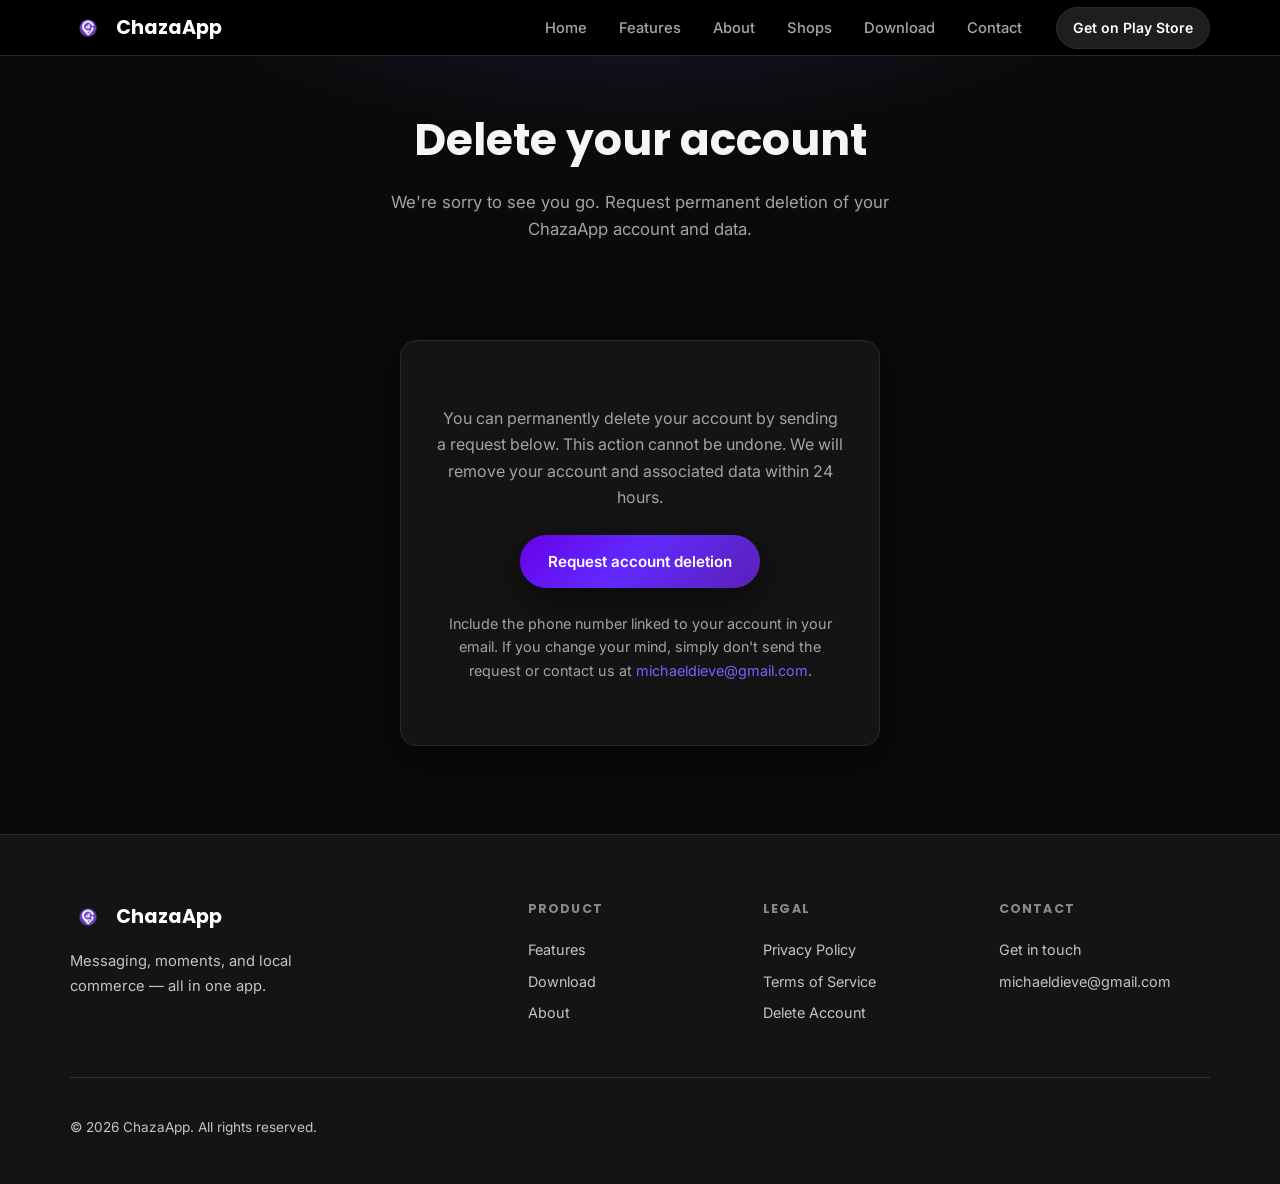
<file: delete-account.html>
<!DOCTYPE html>
<html lang="en" style="background:#000;color-scheme:dark">
<head>
  <meta charset="UTF-8">
  <meta name="viewport" content="width=device-width, initial-scale=1.0">
  <title>Delete Account — ChazaApp</title>
  <meta name="description" content="Request permanent deletion of your ChazaApp account and associated data.">
  <link rel="canonical" href="https://www.chazaapp.com/delete-account.html">
  <link rel="preconnect" href="https://fonts.googleapis.com">
  <link rel="preconnect" href="https://fonts.gstatic.com" crossorigin>
  <link href="https://fonts.googleapis.com/css2?family=Inter:wght@400;500;600;700&family=Poppins:wght@600;700;800&display=swap" rel="stylesheet">
  <meta name="color-scheme" content="dark only">
  <meta name="theme-color" content="#000000">
  <link rel="stylesheet" href="site-dark.css?v=20260920b">
</head>
<body>
  <a href="#main" class="skip-link">Skip to main content</a>

  <header class="site-header" id="site-header">
    <div class="container header-inner">
      <a href="index.html" class="logo-link">
        <img src="images/chaza_logo_foreground.png" alt="" class="logo-img" width="36" height="36">
        <span class="logo-text">ChazaApp</span>
      </a>
      <nav class="nav-desktop" aria-label="Main">
        <a href="index.html" class="nav-link">Home</a>
        <a href="index.html#features" class="nav-link">Features</a>
        <a href="about.html" class="nav-link">About</a>
        <a href="/shop/" class="nav-link">Shops</a>
        <a href="download.html" class="nav-link">Download</a>
        <a href="contact.html" class="nav-link">Contact</a>
      </nav>
      <a href="https://play.google.com/store/apps/details?id=com.chazaapp" class="btn-nav" target="_blank" rel="noopener noreferrer">Get on Play Store</a>
      <button class="nav-toggle" id="nav-toggle" aria-label="Toggle navigation" aria-expanded="false"><span></span><span></span><span></span></button>
    </div>
    <div class="mobile-nav" id="mobile-nav">
      <a href="index.html" class="nav-link">Home</a>
      <a href="privacy.html" class="nav-link">Privacy</a>
      <a href="terms.html" class="nav-link">Terms</a>
      <a href="delete-account.html" class="nav-link active">Delete Account</a>
    </div>
  </header>

  <main id="main">
    <section class="page-hero">
      <div class="container">
        <h1 class="reveal">Delete your account</h1>
        <p class="lead reveal">We're sorry to see you go. Request permanent deletion of your ChazaApp account and data.</p>
      </div>
    </section>

    <section class="page-content">
      <div class="container content-narrow">
        <div class="download-card reveal" style="text-align: center;">
          <p style="color: var(--text-muted); margin-bottom: 24px;">
            You can permanently delete your account by sending a request below. This action cannot be undone. We will remove your account and associated data within 24 hours.
          </p>

          <a href="mailto:michaeldieve@gmail.com?subject=ChazaApp%20Account%20Deletion%20Request" class="btn-primary">Request account deletion</a>

          <p style="margin-top: 24px; font-size: 0.9rem; color: var(--text-muted);">
            Include the phone number linked to your account in your email. If you change your mind, simply don't send the request or contact us at
            <a href="mailto:michaeldieve@gmail.com" style="color: var(--purple);">michaeldieve@gmail.com</a>.
          </p>
        </div>
      </div>
    </section>
  </main>

  <footer class="site-footer">
    <div class="container">
      <div class="footer-top">
        <div class="footer-brand">
          <a href="index.html" class="logo-link">
            <img src="images/chaza_logo_foreground.png" alt="" class="logo-img" width="36" height="36">
            <span class="logo-text">ChazaApp</span>
          </a>
          <p>Messaging, moments, and local commerce — all in one app.</p>
        </div>
        <div class="footer-links">
          <div class="footer-col"><h4>Product</h4><a href="index.html#features">Features</a><a href="download.html">Download</a><a href="about.html">About</a></div>
          <div class="footer-col"><h4>Legal</h4><a href="privacy.html">Privacy Policy</a><a href="terms.html">Terms of Service</a><a href="delete-account.html">Delete Account</a></div>
          <div class="footer-col"><h4>Contact</h4><a href="contact.html">Get in touch</a><a href="mailto:michaeldieve@gmail.com">michaeldieve@gmail.com</a></div>
        </div>
      </div>
      <div class="footer-bottom"><p>&copy; 2026 ChazaApp. All rights reserved.</p></div>
    </div>
  </footer>

  <script src="main.js"></script>
</body>
</html>
</file>
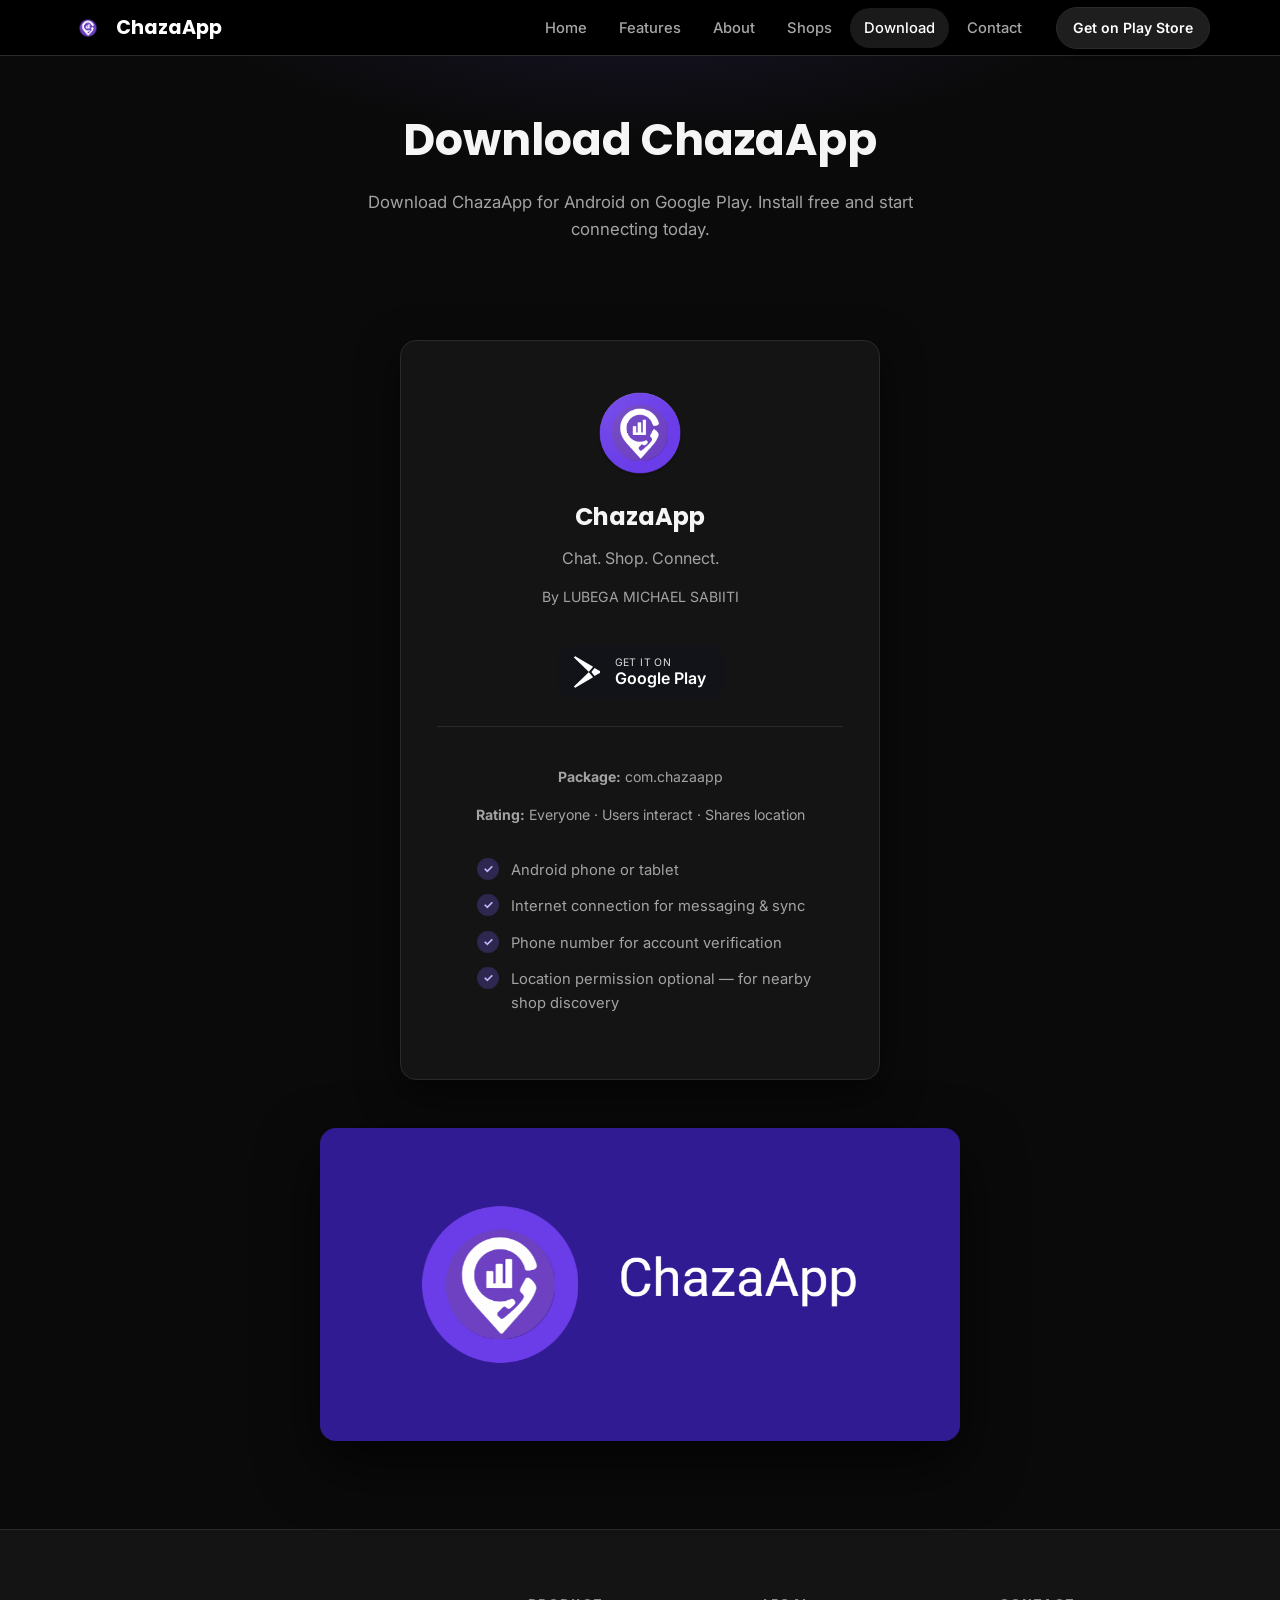
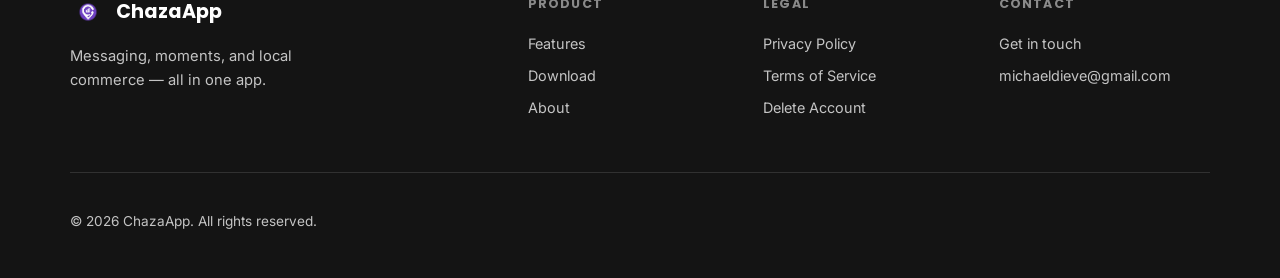
<file: download.html>
<!DOCTYPE html>
<html lang="en" style="background:#000;color-scheme:dark">
<head>
  <meta charset="UTF-8">
  <meta name="viewport" content="width=device-width, initial-scale=1.0">
  <title>Download ChazaApp — Google Play</title>
  <meta name="description" content="Download ChazaApp for Android free on Google Play. Chat, shop, and connect in one app.">
  <link rel="canonical" href="https://www.chazaapp.com/download.html">
  <link rel="preconnect" href="https://fonts.googleapis.com">
  <link rel="preconnect" href="https://fonts.gstatic.com" crossorigin>
  <link href="https://fonts.googleapis.com/css2?family=Inter:wght@400;500;600;700&family=Poppins:wght@600;700;800&display=swap" rel="stylesheet">
  <meta name="color-scheme" content="dark only">
  <meta name="theme-color" content="#000000">
  <link rel="stylesheet" href="site-dark.css?v=20260920b">
</head>
<body>
  <a href="#main" class="skip-link">Skip to main content</a>

  <header class="site-header" id="site-header">
    <div class="container header-inner">
      <a href="index.html" class="logo-link">
        <img src="images/chaza_logo_foreground.png" alt="" class="logo-img" width="36" height="36">
        <span class="logo-text">ChazaApp</span>
      </a>
      <nav class="nav-desktop" aria-label="Main">
        <a href="index.html" class="nav-link">Home</a>
        <a href="index.html#features" class="nav-link">Features</a>
        <a href="about.html" class="nav-link">About</a>
        <a href="/shop/" class="nav-link">Shops</a>
        <a href="download.html" class="nav-link active">Download</a>
        <a href="contact.html" class="nav-link">Contact</a>
      </nav>
      <a href="https://play.google.com/store/apps/details?id=com.chazaapp" class="btn-nav" target="_blank" rel="noopener noreferrer">Get on Play Store</a>
      <button class="nav-toggle" id="nav-toggle" aria-label="Toggle navigation" aria-expanded="false"><span></span><span></span><span></span></button>
    </div>
    <div class="mobile-nav" id="mobile-nav">
      <a href="index.html" class="nav-link">Home</a>
      <a href="index.html#features" class="nav-link">Features</a>
      <a href="about.html" class="nav-link">About</a>
      <a href="/shop/" class="nav-link">Shops</a>
      <a href="download.html" class="nav-link">Download</a>
      <a href="contact.html" class="nav-link">Contact</a>
      <a href="https://play.google.com/store/apps/details?id=com.chazaapp" class="btn-primary" target="_blank" rel="noopener noreferrer">Get on Play Store</a>
    </div>
  </header>

  <main id="main">
    <section class="page-hero">
      <div class="container">
        <h1 class="reveal">Download ChazaApp</h1>
        <p class="lead reveal">Download ChazaApp for Android on Google Play. Install free and start connecting today.</p>
      </div>
    </section>

    <section class="page-content">
      <div class="container">
        <div class="download-card reveal">
          <img src="images/chaza_logo.png" alt="ChazaApp logo" width="88" height="88" style="margin: 0 auto 20px; border-radius: 20px;">
          <h2 style="font-family: var(--font-head); margin: 0 0 8px;">ChazaApp</h2>
          <p style="color: var(--text-muted); margin: 0 0 8px;">Chat. Shop. Connect.</p>
          <p style="font-size: 0.88rem; color: var(--text-muted);">By LUBEGA MICHAEL SABIITI</p>

          <a href="https://play.google.com/store/apps/details?id=com.chazaapp" class="play-badge" target="_blank" rel="noopener noreferrer" style="display: inline-flex;">
            <svg width="32" height="32" viewBox="0 0 24 24" fill="currentColor" aria-hidden="true"><path d="M3.18 23.76a2.5 2.5 0 01-.98-.95L13.5 12 2.2 1.19A2.5 2.5 0 013.18.24l13.4 7.73-3.35 4.03 3.35 4.03-13.4 7.73zM17.68 15.01L15.3 12l2.38-3.01 2.84 1.64a1.25 1.25 0 010 2.74l-2.84 1.64z"/></svg>
            <span class="play-badge-text"><small>Get it on</small><strong>Google Play</strong></span>
          </a>

          <div class="download-meta">
            <p><strong>Package:</strong> com.chazaapp</p>
            <p><strong>Rating:</strong> Everyone · Users interact · Shares location</p>
          </div>

          <ul class="requirements">
            <li><span class="check">✓</span> Android phone or tablet</li>
            <li><span class="check">✓</span> Internet connection for messaging &amp; sync</li>
            <li><span class="check">✓</span> Phone number for account verification</li>
            <li><span class="check">✓</span> Location permission optional — for nearby shop discovery</li>
          </ul>
        </div>

        <div style="max-width: 640px; margin: 48px auto 0; text-align: center;" class="reveal">
          <img src="images/play_store_feature_graphic.png" alt="ChazaApp feature graphic" style="border-radius: var(--radius-card); box-shadow: var(--shadow-lg);">
        </div>
      </div>
    </section>
  </main>

  <footer class="site-footer">
    <div class="container">
      <div class="footer-top">
        <div class="footer-brand">
          <a href="index.html" class="logo-link">
            <img src="images/chaza_logo_foreground.png" alt="" class="logo-img" width="36" height="36">
            <span class="logo-text">ChazaApp</span>
          </a>
          <p>Messaging, moments, and local commerce — all in one app.</p>
        </div>
        <div class="footer-links">
          <div class="footer-col"><h4>Product</h4><a href="index.html#features">Features</a><a href="download.html">Download</a><a href="about.html">About</a></div>
          <div class="footer-col"><h4>Legal</h4><a href="privacy.html">Privacy Policy</a><a href="terms.html">Terms of Service</a><a href="delete-account.html">Delete Account</a></div>
          <div class="footer-col"><h4>Contact</h4><a href="contact.html">Get in touch</a><a href="mailto:michaeldieve@gmail.com">michaeldieve@gmail.com</a></div>
        </div>
      </div>
      <div class="footer-bottom"><p>&copy; 2026 ChazaApp. All rights reserved.</p></div>
    </div>
  </footer>

  <script src="main.js"></script>
</body>
</html>
</file>
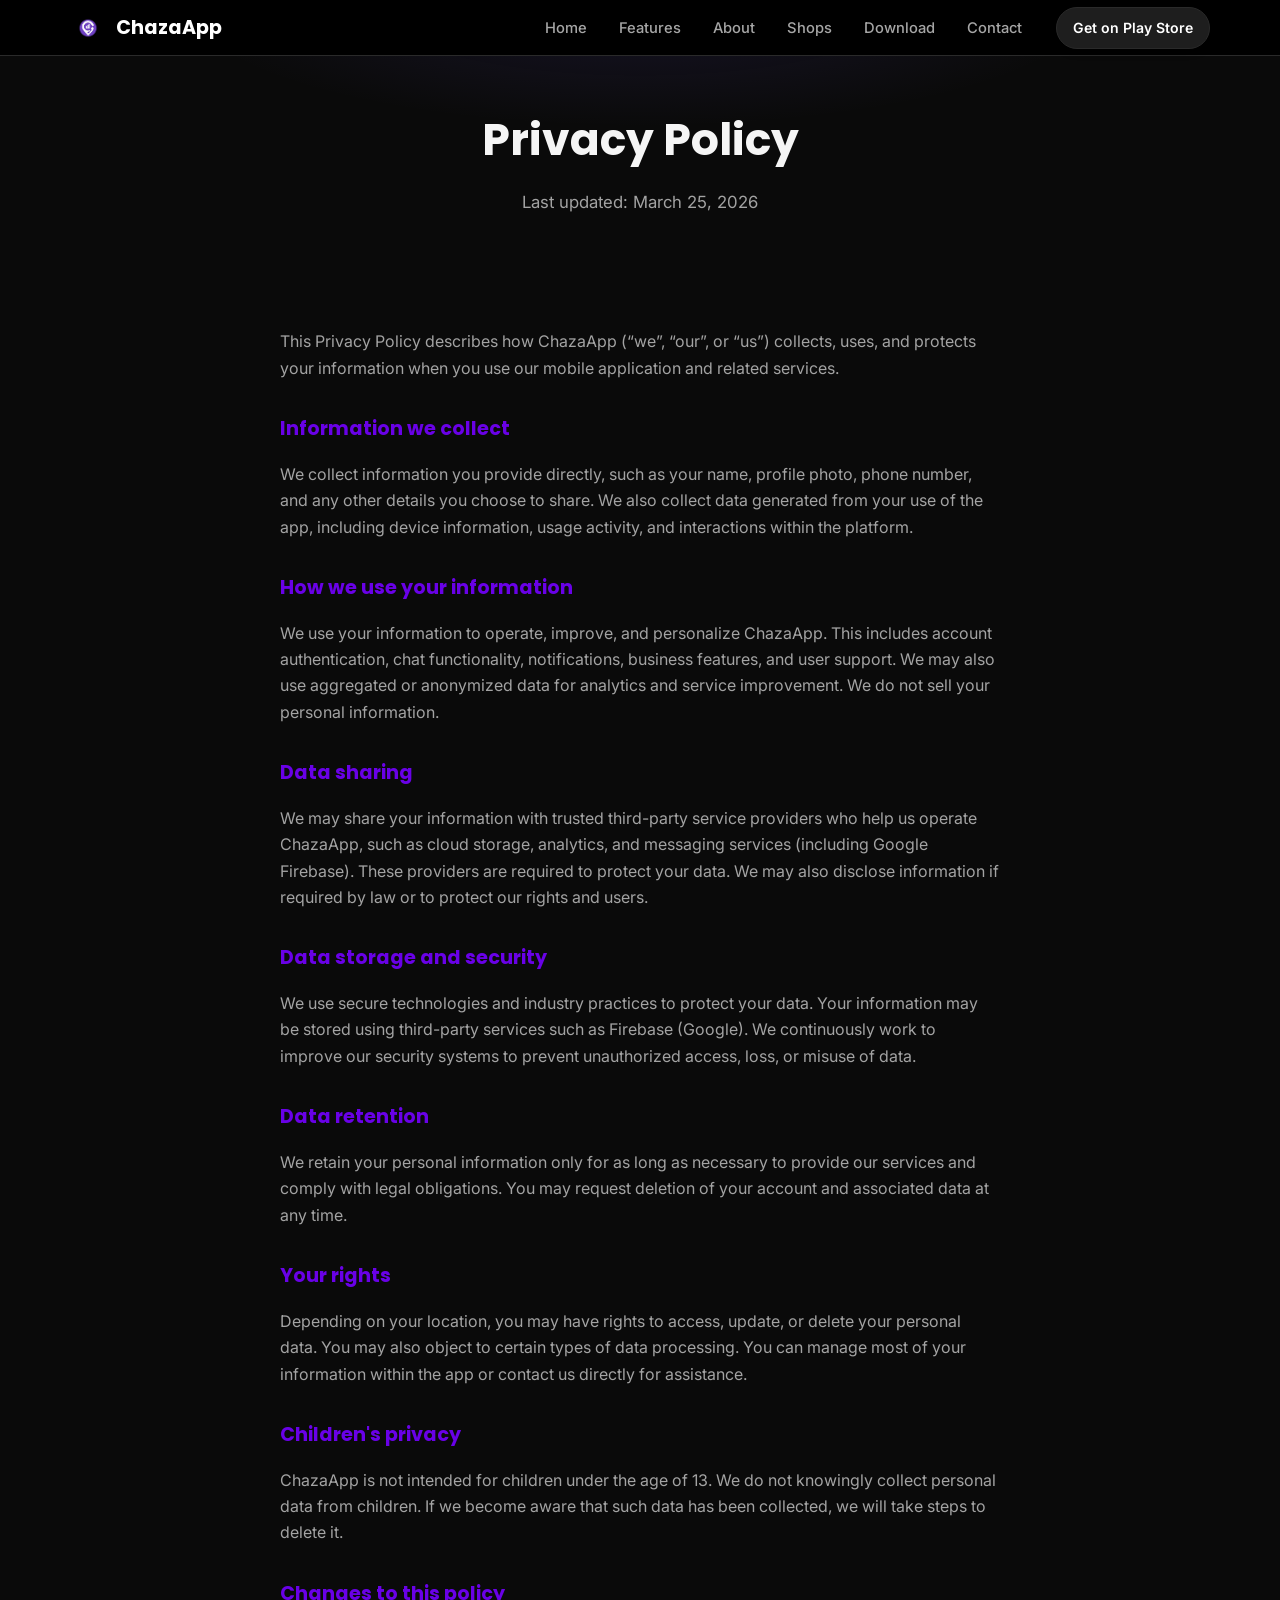
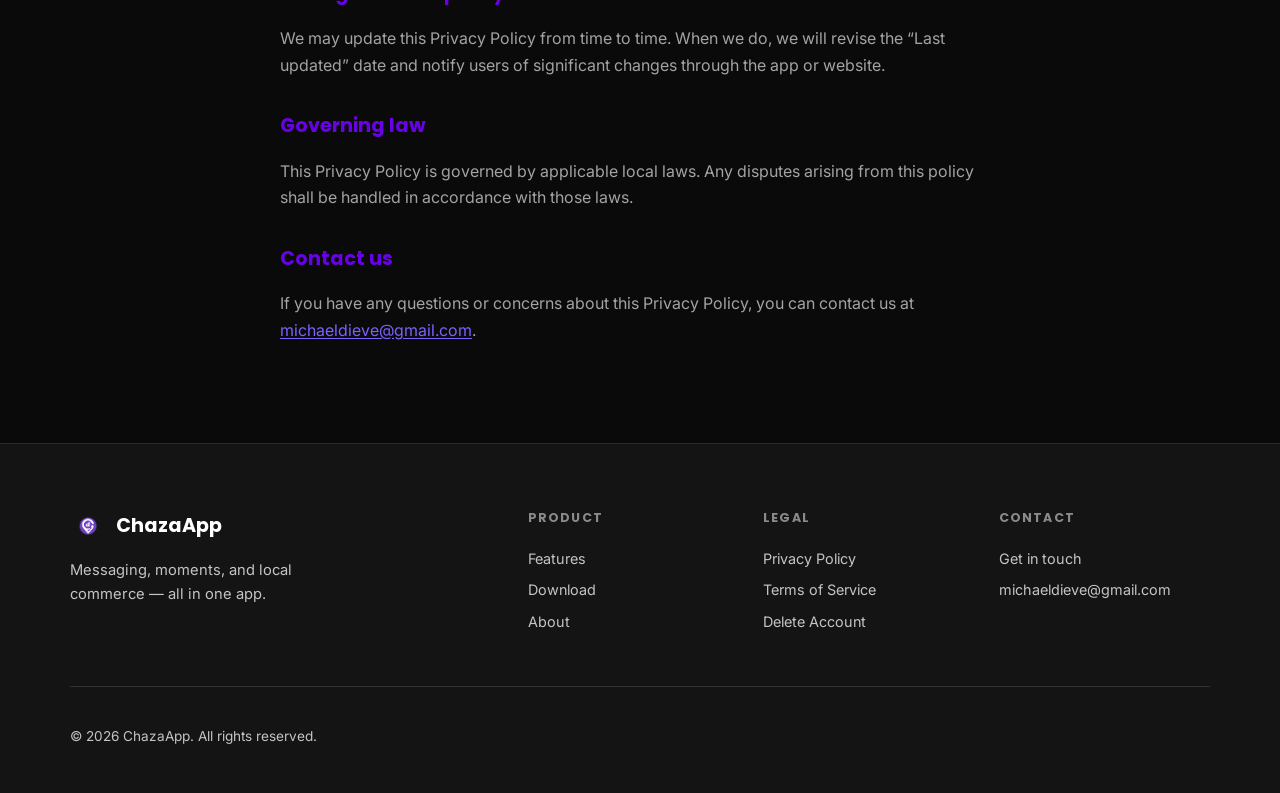
<file: privacy.html>
<!DOCTYPE html>
<html lang="en" style="background:#000;color-scheme:dark">
<head>
  <meta charset="UTF-8">
  <meta name="viewport" content="width=device-width, initial-scale=1.0">
  <title>Privacy Policy — ChazaApp</title>
  <meta name="description" content="ChazaApp privacy policy. How we collect, use, and protect your data.">
  <link rel="canonical" href="https://www.chazaapp.com/privacy.html">
  <link rel="preconnect" href="https://fonts.googleapis.com">
  <link rel="preconnect" href="https://fonts.gstatic.com" crossorigin>
  <link href="https://fonts.googleapis.com/css2?family=Inter:wght@400;500;600;700&family=Poppins:wght@600;700;800&display=swap" rel="stylesheet">
  <meta name="color-scheme" content="dark only">
  <meta name="theme-color" content="#000000">
  <link rel="stylesheet" href="site-dark.css?v=20260920b">
</head>
<body>
  <a href="#main" class="skip-link">Skip to main content</a>

  <header class="site-header" id="site-header">
    <div class="container header-inner">
      <a href="index.html" class="logo-link">
        <img src="images/chaza_logo_foreground.png" alt="" class="logo-img" width="36" height="36">
        <span class="logo-text">ChazaApp</span>
      </a>
      <nav class="nav-desktop" aria-label="Main">
        <a href="index.html" class="nav-link">Home</a>
        <a href="index.html#features" class="nav-link">Features</a>
        <a href="about.html" class="nav-link">About</a>
        <a href="/shop/" class="nav-link">Shops</a>
        <a href="download.html" class="nav-link">Download</a>
        <a href="contact.html" class="nav-link">Contact</a>
      </nav>
      <a href="https://play.google.com/store/apps/details?id=com.chazaapp" class="btn-nav" target="_blank" rel="noopener noreferrer">Get on Play Store</a>
      <button class="nav-toggle" id="nav-toggle" aria-label="Toggle navigation" aria-expanded="false"><span></span><span></span><span></span></button>
    </div>
    <div class="mobile-nav" id="mobile-nav">
      <a href="index.html" class="nav-link">Home</a>
      <a href="privacy.html" class="nav-link active">Privacy</a>
      <a href="terms.html" class="nav-link">Terms</a>
      <a href="delete-account.html" class="nav-link">Delete Account</a>
    </div>
  </header>

  <main id="main">
    <section class="page-hero">
      <div class="container">
        <h1 class="reveal">Privacy Policy</h1>
        <p class="lead reveal">Last updated: March 25, 2026</p>
      </div>
    </section>

    <section class="page-content">
      <div class="container content-narrow legal-content reveal">
        <p>This Privacy Policy describes how ChazaApp (“we”, “our”, or “us”) collects, uses, and protects your information when you use our mobile application and related services.</p>

        <h2>Information we collect</h2>
        <p>We collect information you provide directly, such as your name, profile photo, phone number, and any other details you choose to share. We also collect data generated from your use of the app, including device information, usage activity, and interactions within the platform.</p>

        <h2>How we use your information</h2>
        <p>We use your information to operate, improve, and personalize ChazaApp. This includes account authentication, chat functionality, notifications, business features, and user support. We may also use aggregated or anonymized data for analytics and service improvement. We do not sell your personal information.</p>

        <h2>Data sharing</h2>
        <p>We may share your information with trusted third-party service providers who help us operate ChazaApp, such as cloud storage, analytics, and messaging services (including Google Firebase). These providers are required to protect your data. We may also disclose information if required by law or to protect our rights and users.</p>

        <h2>Data storage and security</h2>
        <p>We use secure technologies and industry practices to protect your data. Your information may be stored using third-party services such as Firebase (Google). We continuously work to improve our security systems to prevent unauthorized access, loss, or misuse of data.</p>

        <h2>Data retention</h2>
        <p>We retain your personal information only for as long as necessary to provide our services and comply with legal obligations. You may request deletion of your account and associated data at any time.</p>

        <h2>Your rights</h2>
        <p>Depending on your location, you may have rights to access, update, or delete your personal data. You may also object to certain types of data processing. You can manage most of your information within the app or contact us directly for assistance.</p>

        <h2>Children's privacy</h2>
        <p>ChazaApp is not intended for children under the age of 13. We do not knowingly collect personal data from children. If we become aware that such data has been collected, we will take steps to delete it.</p>

        <h2>Changes to this policy</h2>
        <p>We may update this Privacy Policy from time to time. When we do, we will revise the “Last updated” date and notify users of significant changes through the app or website.</p>

        <h2>Governing law</h2>
        <p>This Privacy Policy is governed by applicable local laws. Any disputes arising from this policy shall be handled in accordance with those laws.</p>

        <h2>Contact us</h2>
        <p>If you have any questions or concerns about this Privacy Policy, you can contact us at <a href="mailto:michaeldieve@gmail.com">michaeldieve@gmail.com</a>.</p>
      </div>
    </section>
  </main>

  <footer class="site-footer">
    <div class="container">
      <div class="footer-top">
        <div class="footer-brand">
          <a href="index.html" class="logo-link">
            <img src="images/chaza_logo_foreground.png" alt="" class="logo-img" width="36" height="36">
            <span class="logo-text">ChazaApp</span>
          </a>
          <p>Messaging, moments, and local commerce — all in one app.</p>
        </div>
        <div class="footer-links">
          <div class="footer-col"><h4>Product</h4><a href="index.html#features">Features</a><a href="download.html">Download</a><a href="about.html">About</a></div>
          <div class="footer-col"><h4>Legal</h4><a href="privacy.html">Privacy Policy</a><a href="terms.html">Terms of Service</a><a href="delete-account.html">Delete Account</a></div>
          <div class="footer-col"><h4>Contact</h4><a href="contact.html">Get in touch</a><a href="mailto:michaeldieve@gmail.com">michaeldieve@gmail.com</a></div>
        </div>
      </div>
      <div class="footer-bottom"><p>&copy; 2026 ChazaApp. All rights reserved.</p></div>
    </div>
  </footer>

  <script src="main.js"></script>
</body>
</html>
</file>
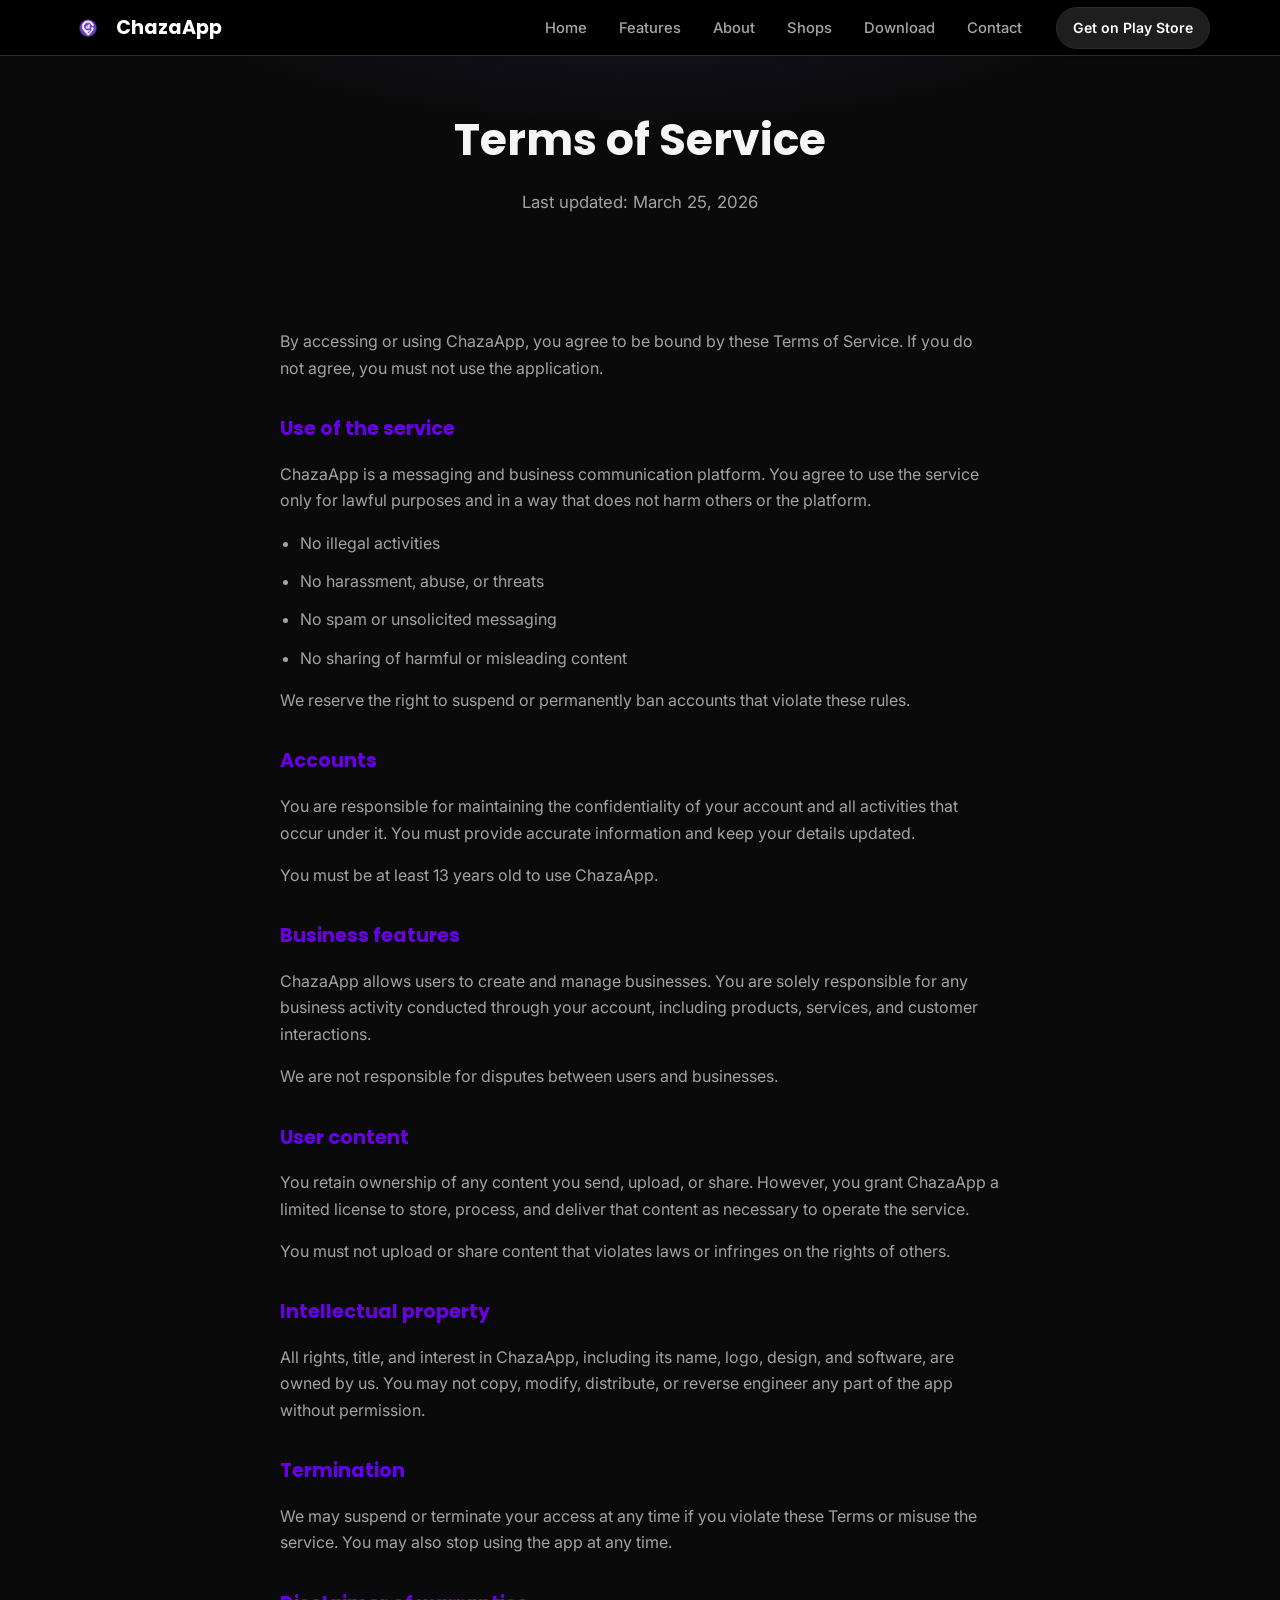
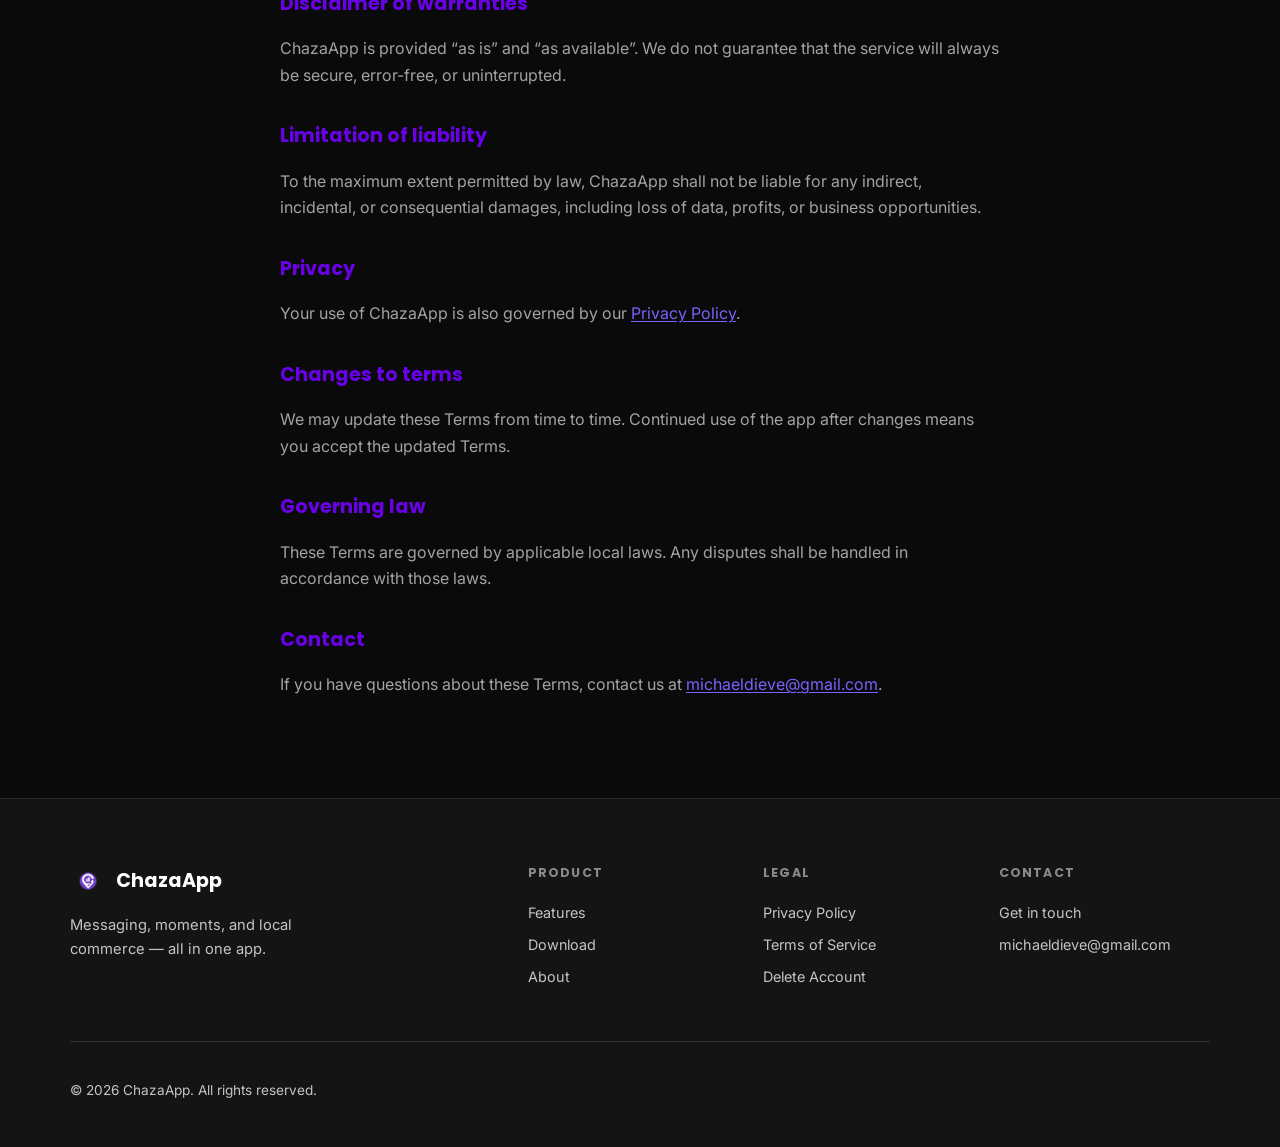
<file: terms.html>
<!DOCTYPE html>
<html lang="en" style="background:#000;color-scheme:dark">
<head>
  <meta charset="UTF-8">
  <meta name="viewport" content="width=device-width, initial-scale=1.0">
  <title>Terms of Service — ChazaApp</title>
  <meta name="description" content="ChazaApp terms of service. Rules and guidelines for using the app.">
  <link rel="canonical" href="https://www.chazaapp.com/terms.html">
  <link rel="preconnect" href="https://fonts.googleapis.com">
  <link rel="preconnect" href="https://fonts.gstatic.com" crossorigin>
  <link href="https://fonts.googleapis.com/css2?family=Inter:wght@400;500;600;700&family=Poppins:wght@600;700;800&display=swap" rel="stylesheet">
  <meta name="color-scheme" content="dark only">
  <meta name="theme-color" content="#000000">
  <link rel="stylesheet" href="site-dark.css?v=20260920b">
</head>
<body>
  <a href="#main" class="skip-link">Skip to main content</a>

  <header class="site-header" id="site-header">
    <div class="container header-inner">
      <a href="index.html" class="logo-link">
        <img src="images/chaza_logo_foreground.png" alt="" class="logo-img" width="36" height="36">
        <span class="logo-text">ChazaApp</span>
      </a>
      <nav class="nav-desktop" aria-label="Main">
        <a href="index.html" class="nav-link">Home</a>
        <a href="index.html#features" class="nav-link">Features</a>
        <a href="about.html" class="nav-link">About</a>
        <a href="/shop/" class="nav-link">Shops</a>
        <a href="download.html" class="nav-link">Download</a>
        <a href="contact.html" class="nav-link">Contact</a>
      </nav>
      <a href="https://play.google.com/store/apps/details?id=com.chazaapp" class="btn-nav" target="_blank" rel="noopener noreferrer">Get on Play Store</a>
      <button class="nav-toggle" id="nav-toggle" aria-label="Toggle navigation" aria-expanded="false"><span></span><span></span><span></span></button>
    </div>
    <div class="mobile-nav" id="mobile-nav">
      <a href="index.html" class="nav-link">Home</a>
      <a href="privacy.html" class="nav-link">Privacy</a>
      <a href="terms.html" class="nav-link active">Terms</a>
      <a href="delete-account.html" class="nav-link">Delete Account</a>
    </div>
  </header>

  <main id="main">
    <section class="page-hero">
      <div class="container">
        <h1 class="reveal">Terms of Service</h1>
        <p class="lead reveal">Last updated: March 25, 2026</p>
      </div>
    </section>

    <section class="page-content">
      <div class="container content-narrow legal-content reveal">
        <p>By accessing or using ChazaApp, you agree to be bound by these Terms of Service. If you do not agree, you must not use the application.</p>

        <h2>Use of the service</h2>
        <p>ChazaApp is a messaging and business communication platform. You agree to use the service only for lawful purposes and in a way that does not harm others or the platform.</p>
        <ul>
          <li>No illegal activities</li>
          <li>No harassment, abuse, or threats</li>
          <li>No spam or unsolicited messaging</li>
          <li>No sharing of harmful or misleading content</li>
        </ul>
        <p>We reserve the right to suspend or permanently ban accounts that violate these rules.</p>

        <h2>Accounts</h2>
        <p>You are responsible for maintaining the confidentiality of your account and all activities that occur under it. You must provide accurate information and keep your details updated.</p>
        <p>You must be at least 13 years old to use ChazaApp.</p>

        <h2>Business features</h2>
        <p>ChazaApp allows users to create and manage businesses. You are solely responsible for any business activity conducted through your account, including products, services, and customer interactions.</p>
        <p>We are not responsible for disputes between users and businesses.</p>

        <h2>User content</h2>
        <p>You retain ownership of any content you send, upload, or share. However, you grant ChazaApp a limited license to store, process, and deliver that content as necessary to operate the service.</p>
        <p>You must not upload or share content that violates laws or infringes on the rights of others.</p>

        <h2>Intellectual property</h2>
        <p>All rights, title, and interest in ChazaApp, including its name, logo, design, and software, are owned by us. You may not copy, modify, distribute, or reverse engineer any part of the app without permission.</p>

        <h2>Termination</h2>
        <p>We may suspend or terminate your access at any time if you violate these Terms or misuse the service. You may also stop using the app at any time.</p>

        <h2>Disclaimer of warranties</h2>
        <p>ChazaApp is provided “as is” and “as available”. We do not guarantee that the service will always be secure, error-free, or uninterrupted.</p>

        <h2>Limitation of liability</h2>
        <p>To the maximum extent permitted by law, ChazaApp shall not be liable for any indirect, incidental, or consequential damages, including loss of data, profits, or business opportunities.</p>

        <h2>Privacy</h2>
        <p>Your use of ChazaApp is also governed by our <a href="privacy.html">Privacy Policy</a>.</p>

        <h2>Changes to terms</h2>
        <p>We may update these Terms from time to time. Continued use of the app after changes means you accept the updated Terms.</p>

        <h2>Governing law</h2>
        <p>These Terms are governed by applicable local laws. Any disputes shall be handled in accordance with those laws.</p>

        <h2>Contact</h2>
        <p>If you have questions about these Terms, contact us at <a href="mailto:michaeldieve@gmail.com">michaeldieve@gmail.com</a>.</p>
      </div>
    </section>
  </main>

  <footer class="site-footer">
    <div class="container">
      <div class="footer-top">
        <div class="footer-brand">
          <a href="index.html" class="logo-link">
            <img src="images/chaza_logo_foreground.png" alt="" class="logo-img" width="36" height="36">
            <span class="logo-text">ChazaApp</span>
          </a>
          <p>Messaging, moments, and local commerce — all in one app.</p>
        </div>
        <div class="footer-links">
          <div class="footer-col"><h4>Product</h4><a href="index.html#features">Features</a><a href="download.html">Download</a><a href="about.html">About</a></div>
          <div class="footer-col"><h4>Legal</h4><a href="privacy.html">Privacy Policy</a><a href="terms.html">Terms of Service</a><a href="delete-account.html">Delete Account</a></div>
          <div class="footer-col"><h4>Contact</h4><a href="contact.html">Get in touch</a><a href="mailto:michaeldieve@gmail.com">michaeldieve@gmail.com</a></div>
        </div>
      </div>
      <div class="footer-bottom"><p>&copy; 2026 ChazaApp. All rights reserved.</p></div>
    </div>
  </footer>

  <script src="main.js"></script>
</body>
</html>
</file>
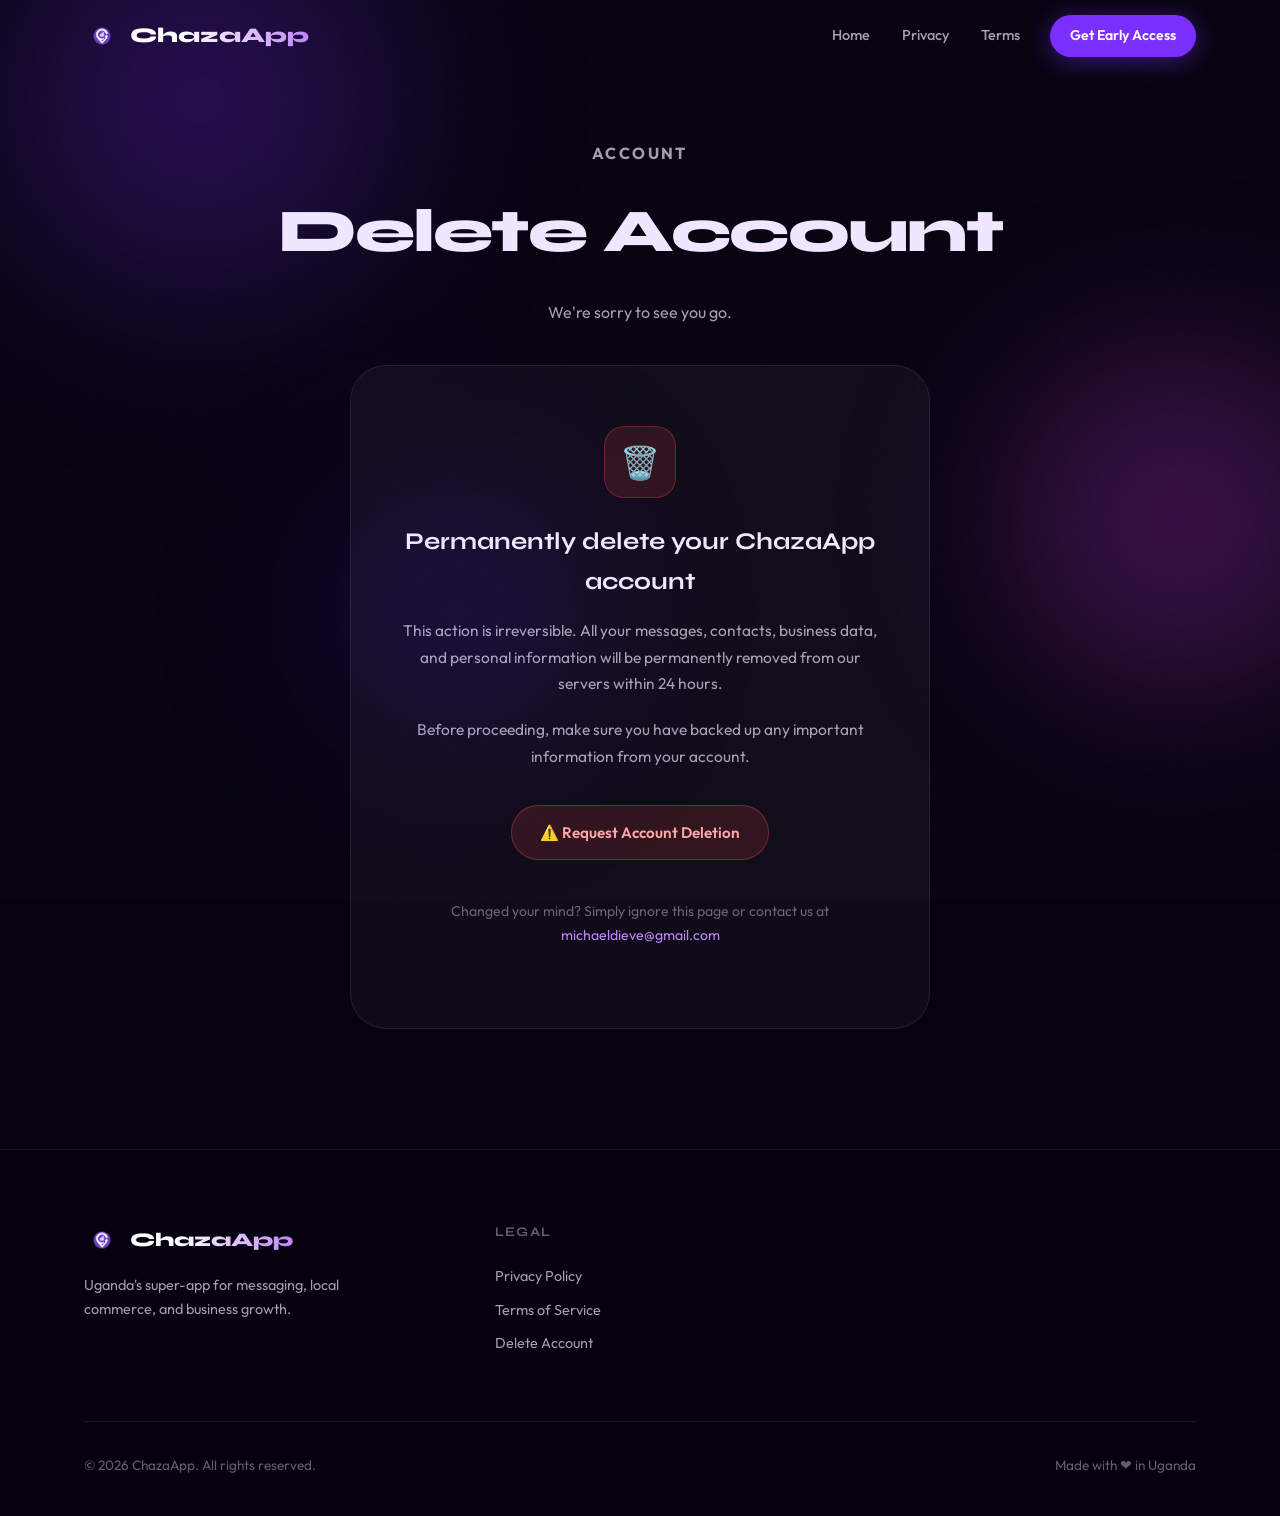
<file: files/delete-account.html>
<!DOCTYPE html>
<html lang="en">
<head>
  <meta charset="UTF-8">
  <meta name="viewport" content="width=device-width, initial-scale=1.0">
  <title>Delete Account — ChazaApp</title>
  <meta name="description" content="Request permanent deletion of your ChazaApp account.">
  <link rel="preconnect" href="https://fonts.googleapis.com">
  <link rel="preconnect" href="https://fonts.gstatic.com" crossorigin>
  <link href="https://fonts.googleapis.com/css2?family=Syne:wght@400;600;700;800&family=Outfit:wght@300;400;500;600&display=swap" rel="stylesheet">
  <link rel="stylesheet" href="style.css">
</head>
<body>

  <div class="grain" aria-hidden="true"></div>
  <div class="orbs" aria-hidden="true">
    <div class="orb orb-1"></div>
    <div class="orb orb-2"></div>
    <div class="orb orb-3"></div>
  </div>

  <header class="site-header" id="site-header">
    <div class="container header-inner">
      <a href="index.html" class="logo-link">
        <img src="images/chaza_logo_foreground.png" alt="ChazaApp logo" class="logo-img" onerror="this.style.display='none'">
        <span class="logo-text">ChazaApp</span>
      </a>
      <nav class="nav-desktop" id="nav-desktop">
        <a href="index.html" class="nav-link">Home</a>
        <a href="privacy.html" class="nav-link">Privacy</a>
        <a href="terms.html" class="nav-link">Terms</a>
      </nav>
      <a href="mailto:michaeldieve@gmail.com" class="btn-nav">Get Early Access</a>
      <button class="nav-toggle" id="nav-toggle" aria-label="Toggle navigation" aria-expanded="false">
        <span></span><span></span><span></span>
      </button>
    </div>
    <div class="mobile-nav" id="mobile-nav">
      <a href="index.html" class="nav-link">Home</a>
      <a href="privacy.html" class="nav-link">Privacy</a>
      <a href="terms.html" class="nav-link">Terms</a>
      <a href="mailto:michaeldieve@gmail.com" class="btn-primary mt-2">Get Early Access</a>
    </div>
  </header>

  <main>
    <section class="page-hero" style="padding-bottom: 40px;">
      <div class="container">
        <p class="eyebrow reveal">Account</p>
        <h1 class="reveal">Delete Account</h1>
        <p class="reveal">We're sorry to see you go.</p>
      </div>
    </section>

    <div class="container" style="position:relative;z-index:2;padding-bottom:120px;">
      <div class="delete-card reveal">
        <div class="delete-icon">🗑️</div>
        <h2>Permanently delete your ChazaApp account</h2>
        <p>This action is irreversible. All your messages, contacts, business data, and personal information will be permanently removed from our servers within 24 hours.</p>
        <p>Before proceeding, make sure you have backed up any important information from your account.</p>

        <a href="mailto:michaeldieve@gmail.com?subject=Account%20Deletion%20Request&body=Please%20permanently%20delete%20my%20ChazaApp%20account%20and%20all%20associated%20data." class="btn-danger">
          ⚠️ Request Account Deletion
        </a>

        <p style="margin-top: 24px; font-size: 0.88rem; color: var(--text-3);">
          Changed your mind? Simply ignore this page or contact us at<br>
          <a href="mailto:michaeldieve@gmail.com" style="color: var(--primary-lite);">michaeldieve@gmail.com</a>
        </p>
      </div>
    </div>
  </main>

  <footer class="site-footer">
    <div class="container">
      <div class="footer-top">
        <div class="footer-brand">
          <a href="index.html" class="logo-link">
            <img src="images/chaza_logo_foreground.png" alt="ChazaApp" class="logo-img" onerror="this.style.display='none'">
            <span class="logo-text">ChazaApp</span>
          </a>
          <p>Uganda's super-app for messaging, local commerce, and business growth.</p>
        </div>
        <div class="footer-links">
          <div class="footer-col">
            <h4>Legal</h4>
            <a href="privacy.html">Privacy Policy</a>
            <a href="terms.html">Terms of Service</a>
            <a href="delete-account.html">Delete Account</a>
          </div>
        </div>
      </div>
      <div class="footer-bottom">
        <p>&copy; 2026 ChazaApp. All rights reserved.</p>
        <p>Made with ❤ in Uganda</p>
      </div>
    </div>
  </footer>

  <script src="main.js"></script>
</body>
</html>
</file>
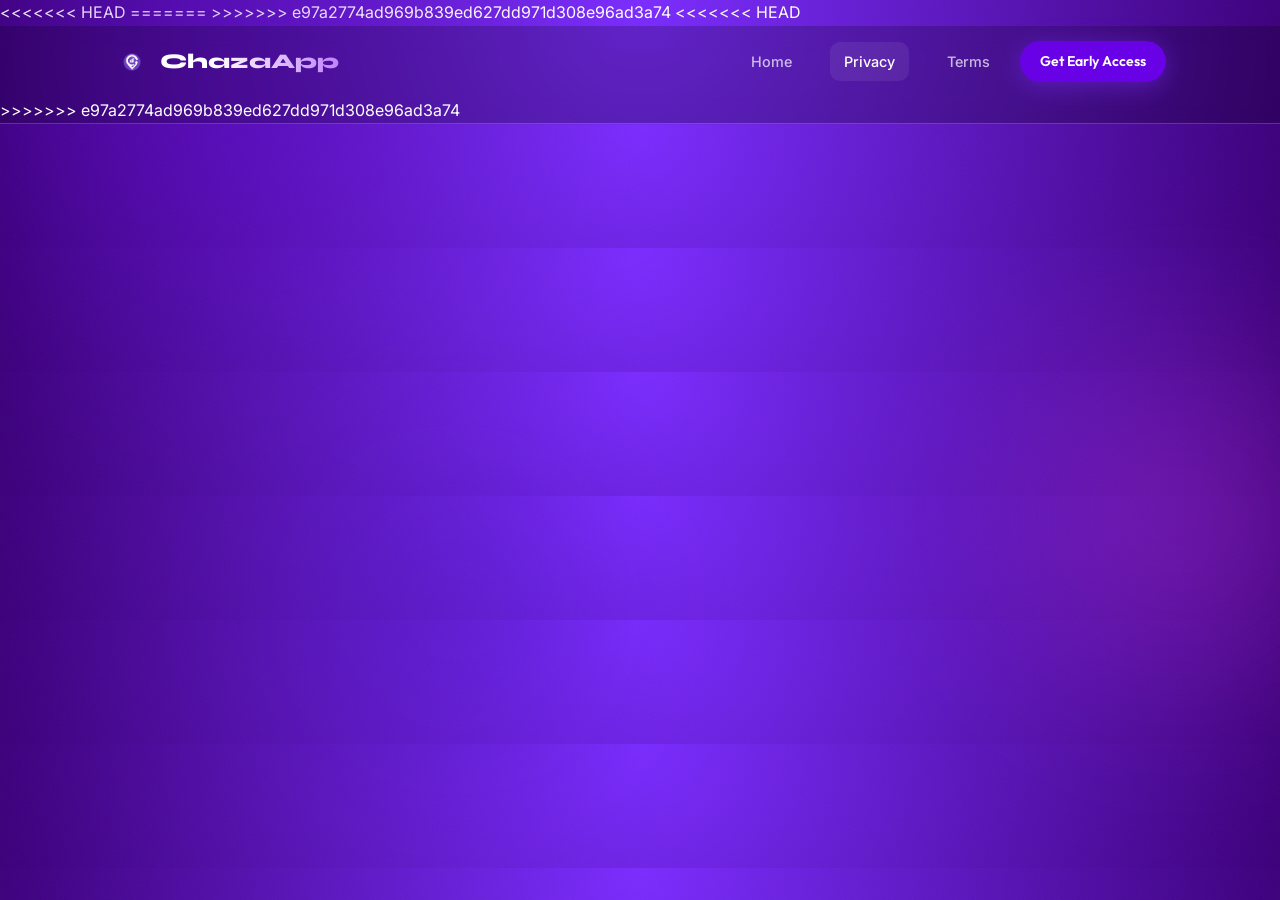
<file: files/privacy.html>
<!DOCTYPE html>
<html lang="en">
<head>
  <meta charset="UTF-8">
  <meta name="viewport" content="width=device-width, initial-scale=1.0">
<<<<<<< HEAD
  <title>Privacy Policy — ChazaApp</title>
=======
  <title>Privacy Policy - ChazaApp</title>
>>>>>>> e97a2774ad969b839ed627dd971d308e96ad3a74
  <meta name="description" content="ChazaApp privacy policy. How we collect, use, and protect your data.">
  <link rel="canonical" href="https://www.chazaapp.com/privacy.html">
  <link rel="preconnect" href="https://fonts.googleapis.com">
  <link rel="preconnect" href="https://fonts.gstatic.com" crossorigin>
<<<<<<< HEAD
  <link href="https://fonts.googleapis.com/css2?family=Syne:wght@400;600;700;800&family=Outfit:wght@300;400;500;600&display=swap" rel="stylesheet">
  <link rel="stylesheet" href="style.css">
</head>
<body>

  <div class="grain" aria-hidden="true"></div>
  <div class="orbs" aria-hidden="true">
    <div class="orb orb-1"></div>
    <div class="orb orb-2"></div>
    <div class="orb orb-3"></div>
  </div>

  <header class="site-header" id="site-header">
    <div class="container header-inner">
      <a href="index.html" class="logo-link">
        <img src="images/chaza_logo_foreground.png" alt="ChazaApp logo" class="logo-img" onerror="this.style.display='none'">
        <span class="logo-text">ChazaApp</span>
      </a>
      <nav class="nav-desktop" id="nav-desktop">
        <a href="index.html" class="nav-link">Home</a>
        <a href="privacy.html" class="nav-link active">Privacy</a>
        <a href="terms.html" class="nav-link">Terms</a>
      </nav>
      <a href="mailto:michaeldieve@gmail.com" class="btn-nav">Get Early Access</a>
      <button class="nav-toggle" id="nav-toggle" aria-label="Toggle navigation" aria-expanded="false">
        <span></span><span></span><span></span>
      </button>
    </div>
    <div class="mobile-nav" id="mobile-nav">
      <a href="index.html" class="nav-link">Home</a>
      <a href="privacy.html" class="nav-link">Privacy</a>
      <a href="terms.html" class="nav-link">Terms</a>
      <a href="mailto:michaeldieve@gmail.com" class="btn-primary mt-2">Get Early Access</a>
=======
  <link href="https://fonts.googleapis.com/css2?family=Inter:wght@400;500;600;700&family=Poppins:wght@600;700&display=swap" rel="stylesheet">
  <link rel="stylesheet" href="css/style.css">
</head>
<body>
  <header class="site-header">
    <div class="container">
      <a href="index.html" class="logo">ChazaApp</a>
      <button class="nav-toggle">☰</button>
      <nav class="nav-desktop">
        <a href="index.html">Home</a>
        <a href="privacy.html">Privacy</a>
        <a href="terms.html">Terms</a>
      </nav>
>>>>>>> e97a2774ad969b839ed627dd971d308e96ad3a74
    </div>
  </header>

  <main>
<<<<<<< HEAD
    <section class="page-hero">
      <div class="container">
        <p class="eyebrow reveal">Legal</p>
        <h1 class="reveal">Privacy Policy</h1>
        <p class="reveal">Last updated: March 25, 2026</p>
      </div>
    </section>

    <div class="legal-wrap reveal">

      <p>This Privacy Policy describes how ChazaApp ("we", "our", or "us") collects, uses, and protects your information when you use our mobile application and related services.</p>

      <h2>Information we collect</h2>
      <p>We collect information you provide directly, such as your name, profile photo, phone number, and any other details you choose to share. We also collect data generated from your use of the app, including device information, usage activity, and interactions within the platform.</p>

      <h2>How we use your information</h2>
      <p>We use your information to operate, improve, and personalize ChazaApp. This includes account authentication, chat functionality, notifications, business features, and user support. We may also use aggregated or anonymized data for analytics and service improvement. We do not sell your personal information.</p>

      <h2>Data sharing</h2>
      <p>We may share your information with trusted third-party service providers who help us operate ChazaApp, such as cloud storage, analytics, and messaging services (including Google Firebase). These providers are required to protect your data. We may also disclose information if required by law or to protect our rights and users.</p>

      <h2>Data storage and security</h2>
      <p>We use secure technologies and industry practices to protect your data. Your information may be stored using third-party services such as Firebase (Google). We continuously work to improve our security systems to prevent unauthorized access, loss, or misuse of data.</p>

      <h2>Data retention</h2>
      <p>We retain your personal information only for as long as necessary to provide our services and comply with legal obligations. You may request deletion of your account and associated data at any time.</p>

      <h2>Your rights</h2>
      <p>Depending on your location, you may have rights to access, update, or delete your personal data. You may also object to certain types of data processing. You can manage most of your information within the app or contact us directly for assistance.</p>

      <h2>Children's privacy</h2>
      <p>ChazaApp is not intended for children under the age of 13. We do not knowingly collect personal data from children. If we become aware that such data has been collected, we will take steps to delete it.</p>

      <h2>Changes to this policy</h2>
      <p>We may update this Privacy Policy from time to time. When we do, we will revise the "Last updated" date and notify users of significant changes through the app or website.</p>

      <h2>Governing law</h2>
      <p>This Privacy Policy is governed by the laws of Uganda. Any disputes arising from this policy shall be handled in accordance with applicable Ugandan laws.</p>

      <h2>Contact us</h2>
      <p>If you have any questions or concerns about this Privacy Policy, contact us at <a href="mailto:michaeldieve@gmail.com">michaeldieve@gmail.com</a>.</p>

=======
    <div class="container">
      <div class="page-title">
        <h1>Privacy Policy</h1>
        <p class="lead">Last updated: March 25, 2026</p>
      </div>

      <section class="section">
        <div class="legal-content">

          <p>This Privacy Policy describes how ChazaApp (“we”, “our”, or “us”) collects, uses, and protects your information when you use our mobile application and related services.</p>

          <h2>Information we collect</h2>
          <p>We collect information you provide directly, such as your name, profile photo, phone number, and any other details you choose to share. We also collect data generated from your use of the app, including device information, usage activity, and interactions within the platform.</p>

          <h2>How we use your information</h2>
          <p>We use your information to operate, improve, and personalize ChazaApp. This includes account authentication, chat functionality, notifications, business features, and user support. We may also use aggregated or anonymized data for analytics and service improvement. We do not sell your personal information.</p>

          <h2>Data sharing</h2>
          <p>We may share your information with trusted third-party service providers who help us operate ChazaApp, such as cloud storage, analytics, and messaging services (including Google Firebase). These providers are required to protect your data. We may also disclose information if required by law or to protect our rights and users.</p>

          <h2>Data storage and security</h2>
          <p>We use secure technologies and industry practices to protect your data. Your information may be stored using third-party services such as Firebase (Google). We continuously work to improve our security systems to prevent unauthorized access, loss, or misuse of data.</p>

          <h2>Data retention</h2>
          <p>We retain your personal information only for as long as necessary to provide our services and comply with legal obligations. You may request deletion of your account and associated data at any time.</p>

          <h2>Your rights</h2>
          <p>Depending on your location, you may have rights to access, update, or delete your personal data. You may also object to certain types of data processing. You can manage most of your information within the app or contact us directly for assistance.</p>

          <h2>Children’s privacy</h2>
          <p>ChazaApp is not intended for children under the age of 13. We do not knowingly collect personal data from children. If we become aware that such data has been collected, we will take steps to delete it.</p>

          <h2>Changes to this policy</h2>
          <p>We may update this Privacy Policy from time to time. When we do, we will revise the “Last updated” date and notify users of significant changes through the app or website.</p>

          <h2>Governing law</h2>
          <p>This Privacy Policy is governed by the laws of Uganda. Any disputes arising from this policy shall be handled in accordance with applicable Ugandan laws.</p>

          <h2>Contact us</h2>
          <p>If you have any questions or concerns about this Privacy Policy, you can contact us at 
            <a href="mailto:michaeldieve@gmail.com">michaeldieve@gmail.com</a>.
          </p>

        </div>
      </section>
>>>>>>> e97a2774ad969b839ed627dd971d308e96ad3a74
    </div>
  </main>

  <footer class="site-footer">
    <div class="container">
<<<<<<< HEAD
      <div class="footer-top">
        <div class="footer-brand">
          <a href="index.html" class="logo-link">
            <img src="images/chaza_logo_foreground.png" alt="ChazaApp" class="logo-img" onerror="this.style.display='none'">
            <span class="logo-text">ChazaApp</span>
          </a>
          <p>Uganda's super-app for messaging, local commerce, and business growth.</p>
        </div>
        <div class="footer-links">
          <div class="footer-col">
            <h4>Legal</h4>
            <a href="privacy.html">Privacy Policy</a>
            <a href="terms.html">Terms of Service</a>
            <a href="delete-account.html">Delete Account</a>
          </div>
          <div class="footer-col">
            <h4>Contact</h4>
            <a href="mailto:michaeldieve@gmail.com">michaeldieve@gmail.com</a>
          </div>
        </div>
      </div>
      <div class="footer-bottom">
        <p>&copy; 2026 ChazaApp. All rights reserved.</p>
        <p>Made with ❤ in Uganda</p>
      </div>
    </div>
  </footer>

  <script src="main.js"></script>
</body>
</html>
=======
      <div class="footer-grid">
        <div>
          <h4>Product</h4>
          <a href="features.html">Features</a>
          <a href="download.html">Download</a>
        </div>
        <div>
          <h4>Company</h4>
          <a href="about.html">About</a>
        </div>
        <div>
          <h4>Legal</h4>
          <a href="privacy.html">Privacy Policy</a>
          <a href="terms.html">Terms of Service</a>
        </div>
      </div>
      <p class="footer-copy">&copy; ChazaApp. All rights reserved.</p>
    </div>
  </footer>

  <script src="js/main.js"></script>
</body>
</html>
>>>>>>> e97a2774ad969b839ed627dd971d308e96ad3a74
</file>
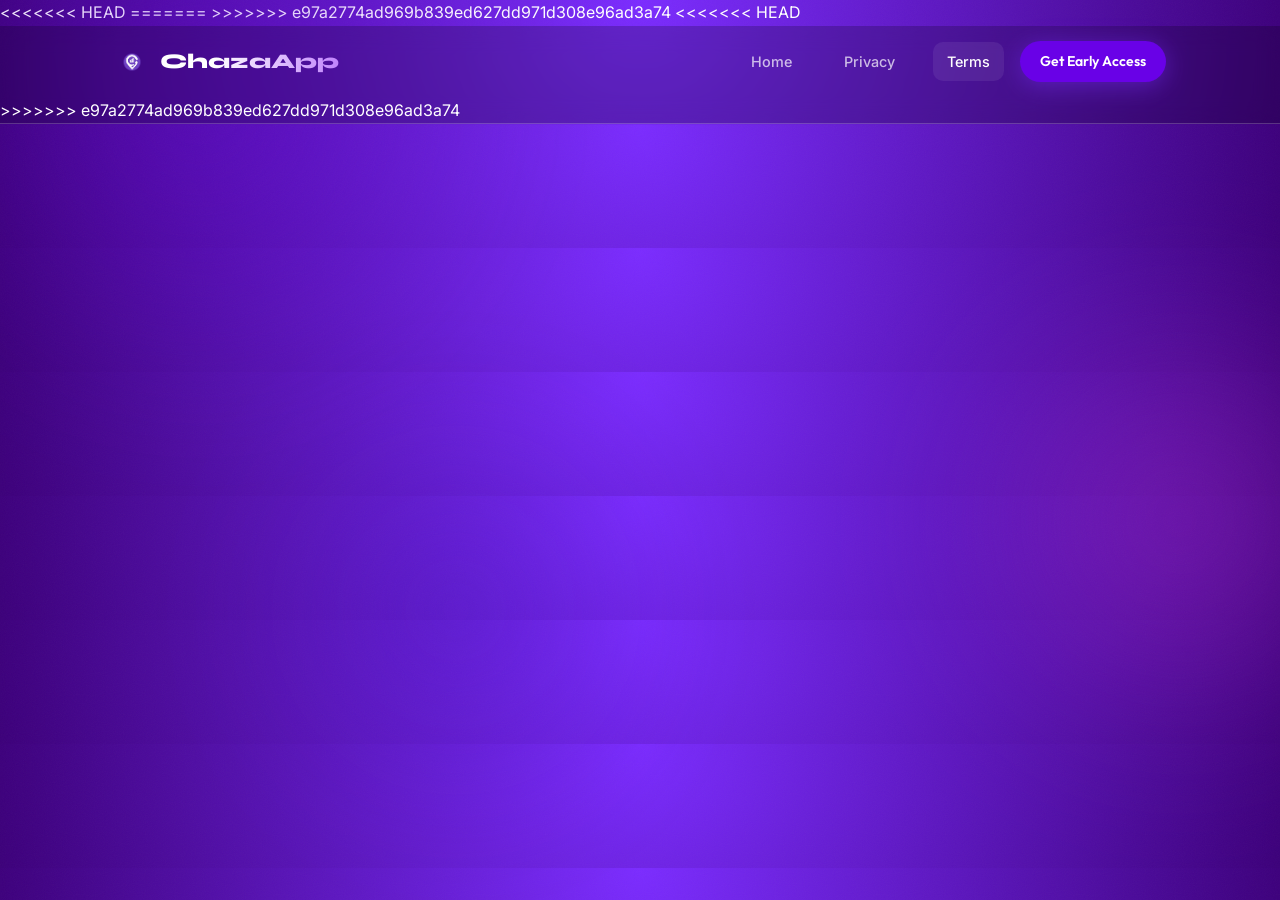
<file: files/terms.html>
<!DOCTYPE html>
<html lang="en">
<head>
  <meta charset="UTF-8">
  <meta name="viewport" content="width=device-width, initial-scale=1.0">
<<<<<<< HEAD
  <title>Terms of Service — ChazaApp</title>
=======
  <title>Terms of Service - ChazaApp</title>
>>>>>>> e97a2774ad969b839ed627dd971d308e96ad3a74
  <meta name="description" content="ChazaApp terms of service. Rules and guidelines for using the app.">
  <link rel="canonical" href="https://www.chazaapp.com/terms.html">
  <link rel="preconnect" href="https://fonts.googleapis.com">
  <link rel="preconnect" href="https://fonts.gstatic.com" crossorigin>
<<<<<<< HEAD
  <link href="https://fonts.googleapis.com/css2?family=Syne:wght@400;600;700;800&family=Outfit:wght@300;400;500;600&display=swap" rel="stylesheet">
  <link rel="stylesheet" href="style.css">
</head>
<body>

  <div class="grain" aria-hidden="true"></div>
  <div class="orbs" aria-hidden="true">
    <div class="orb orb-1"></div>
    <div class="orb orb-2"></div>
    <div class="orb orb-3"></div>
  </div>

  <header class="site-header" id="site-header">
    <div class="container header-inner">
      <a href="index.html" class="logo-link">
        <img src="images/chaza_logo_foreground.png" alt="ChazaApp logo" class="logo-img" onerror="this.style.display='none'">
        <span class="logo-text">ChazaApp</span>
      </a>
      <nav class="nav-desktop" id="nav-desktop">
        <a href="index.html" class="nav-link">Home</a>
        <a href="privacy.html" class="nav-link">Privacy</a>
        <a href="terms.html" class="nav-link active">Terms</a>
      </nav>
      <a href="mailto:michaeldieve@gmail.com" class="btn-nav">Get Early Access</a>
      <button class="nav-toggle" id="nav-toggle" aria-label="Toggle navigation" aria-expanded="false">
        <span></span><span></span><span></span>
      </button>
    </div>
    <div class="mobile-nav" id="mobile-nav">
      <a href="index.html" class="nav-link">Home</a>
      <a href="privacy.html" class="nav-link">Privacy</a>
      <a href="terms.html" class="nav-link">Terms</a>
      <a href="mailto:michaeldieve@gmail.com" class="btn-primary mt-2">Get Early Access</a>
=======
  <link href="https://fonts.googleapis.com/css2?family=Inter:wght@400;500;600;700&family=Poppins:wght@600;700&display=swap" rel="stylesheet">
  <link rel="stylesheet" href="css/style.css">
</head>
<body>
  <header class="site-header">
    <div class="container">
      <a href="index.html" class="logo">ChazaApp</a>
      <button class="nav-toggle">☰</button>
      <nav class="nav-desktop">
        <a href="index.html">Home</a>
        <a href="privacy.html">Privacy</a>
        <a href="terms.html">Terms</a>
      </nav>
>>>>>>> e97a2774ad969b839ed627dd971d308e96ad3a74
    </div>
  </header>

  <main>
<<<<<<< HEAD
    <section class="page-hero">
      <div class="container">
        <p class="eyebrow reveal">Legal</p>
        <h1 class="reveal">Terms of Service</h1>
        <p class="reveal">Last updated: March 25, 2026</p>
      </div>
    </section>

    <div class="legal-wrap reveal">

      <p>By accessing or using ChazaApp, you agree to be bound by these Terms of Service. If you do not agree, you must not use the application.</p>

      <h2>Use of the service</h2>
      <p>ChazaApp is a messaging and business communication platform. You agree to use the service only for lawful purposes and in a way that does not harm others or the platform.</p>
      <ul>
        <li>No illegal activities</li>
        <li>No harassment, abuse, or threats</li>
        <li>No spam or unsolicited messaging</li>
        <li>No sharing of harmful or misleading content</li>
      </ul>
      <p>We reserve the right to suspend or permanently ban accounts that violate these rules.</p>

      <h2>Accounts</h2>
      <p>You are responsible for maintaining the confidentiality of your account and all activities that occur under it. You must provide accurate information and keep your details updated.</p>
      <p>You must be at least 13 years old to use ChazaApp.</p>

      <h2>Business features</h2>
      <p>ChazaApp allows users to create and manage businesses. You are solely responsible for any business activity conducted through your account, including products, services, and customer interactions. We are not responsible for disputes between users and businesses.</p>

      <h2>User content</h2>
      <p>You retain ownership of any content you send, upload, or share. However, you grant ChazaApp a limited license to store, process, and deliver that content as necessary to operate the service. You must not upload or share content that violates laws or infringes on the rights of others.</p>

      <h2>Intellectual property</h2>
      <p>All rights, title, and interest in ChazaApp, including its name, logo, design, and software, are owned by us. You may not copy, modify, distribute, or reverse engineer any part of the app without permission.</p>

      <h2>Termination</h2>
      <p>We may suspend or terminate your access at any time if you violate these Terms or misuse the service. You may also stop using the app at any time.</p>

      <h2>Disclaimer of warranties</h2>
      <p>ChazaApp is provided "as is" and "as available". We do not guarantee that the service will always be secure, error-free, or uninterrupted.</p>

      <h2>Limitation of liability</h2>
      <p>To the maximum extent permitted by law, ChazaApp shall not be liable for any indirect, incidental, or consequential damages, including loss of data, profits, or business opportunities.</p>

      <h2>Privacy</h2>
      <p>Your use of ChazaApp is also governed by our <a href="privacy.html">Privacy Policy</a>.</p>

      <h2>Changes to terms</h2>
      <p>We may update these Terms from time to time. Continued use of the app after changes means you accept the updated Terms.</p>

      <h2>Governing law</h2>
      <p>These Terms are governed by the laws of Uganda. Any disputes shall be handled in accordance with Ugandan law.</p>

      <h2>Contact</h2>
      <p>If you have questions about these Terms, contact us at <a href="mailto:michaeldieve@gmail.com">michaeldieve@gmail.com</a>.</p>

=======
    <div class="container">
      <div class="page-title">
        <h1>Terms of Service</h1>
        <p class="lead">Last updated: March 25, 2026</p>
      </div>

      <section class="section">
        <div class="legal-content">

          <p>By accessing or using ChazaApp, you agree to be bound by these Terms of Service. If you do not agree, you must not use the application.</p>

          <h2>Use of the service</h2>
          <p>ChazaApp is a messaging and business communication platform. You agree to use the service only for lawful purposes and in a way that does not harm others or the platform.</p>
          <ul>
            <li>No illegal activities</li>
            <li>No harassment, abuse, or threats</li>
            <li>No spam or unsolicited messaging</li>
            <li>No sharing of harmful or misleading content</li>
          </ul>
          <p>We reserve the right to suspend or permanently ban accounts that violate these rules.</p>

          <h2>Accounts</h2>
          <p>You are responsible for maintaining the confidentiality of your account and all activities that occur under it. You must provide accurate information and keep your details updated.</p>
          <p>You must be at least 13 years old to use ChazaApp.</p>

          <h2>Business features</h2>
          <p>ChazaApp allows users to create and manage businesses. You are solely responsible for any business activity conducted through your account, including products, services, and customer interactions.</p>
          <p>We are not responsible for disputes between users and businesses.</p>

          <h2>User content</h2>
          <p>You retain ownership of any content you send, upload, or share. However, you grant ChazaApp a limited license to store, process, and deliver that content as necessary to operate the service.</p>
          <p>You must not upload or share content that violates laws or infringes on the rights of others.</p>

          <h2>Intellectual property</h2>
          <p>All rights, title, and interest in ChazaApp, including its name, logo, design, and software, are owned by us. You may not copy, modify, distribute, or reverse engineer any part of the app without permission.</p>

          <h2>Termination</h2>
          <p>We may suspend or terminate your access at any time if you violate these Terms or misuse the service. You may also stop using the app at any time.</p>

          <h2>Disclaimer of warranties</h2>
          <p>ChazaApp is provided “as is” and “as available”. We do not guarantee that the service will always be secure, error-free, or uninterrupted.</p>

          <h2>Limitation of liability</h2>
          <p>To the maximum extent permitted by law, ChazaApp shall not be liable for any indirect, incidental, or consequential damages, including loss of data, profits, or business opportunities.</p>

          <h2>Privacy</h2>
          <p>Your use of ChazaApp is also governed by our <a href="privacy.html">Privacy Policy</a>.</p>

          <h2>Changes to terms</h2>
          <p>We may update these Terms from time to time. Continued use of the app after changes means you accept the updated Terms.</p>

          <h2>Governing law</h2>
          <p>These Terms are governed by the laws of Uganda. Any disputes shall be handled in accordance with Ugandan law.</p>

          <h2>Contact</h2>
          <p>If you have questions about these Terms, contact us at 
            <a href="mailto:michaeldieve@gmail.com">michaeldieve@gmail.com</a>.
          </p>

        </div>
      </section>
>>>>>>> e97a2774ad969b839ed627dd971d308e96ad3a74
    </div>
  </main>

  <footer class="site-footer">
    <div class="container">
<<<<<<< HEAD
      <div class="footer-top">
        <div class="footer-brand">
          <a href="index.html" class="logo-link">
            <img src="images/chaza_logo_foreground.png" alt="ChazaApp" class="logo-img" onerror="this.style.display='none'">
            <span class="logo-text">ChazaApp</span>
          </a>
          <p>Uganda's super-app for messaging, local commerce, and business growth.</p>
        </div>
        <div class="footer-links">
          <div class="footer-col">
            <h4>Legal</h4>
            <a href="privacy.html">Privacy Policy</a>
            <a href="terms.html">Terms of Service</a>
            <a href="delete-account.html">Delete Account</a>
          </div>
          <div class="footer-col">
            <h4>Contact</h4>
            <a href="mailto:michaeldieve@gmail.com">michaeldieve@gmail.com</a>
          </div>
        </div>
      </div>
      <div class="footer-bottom">
        <p>&copy; 2026 ChazaApp. All rights reserved.</p>
        <p>Made with ❤ in Uganda</p>
      </div>
    </div>
  </footer>

  <script src="main.js"></script>
</body>
</html>
=======
      <div class="footer-grid">
        <div>
          <h4>Product</h4>
          <a href="features.html">Features</a>
          <a href="download.html">Download</a>
        </div>
        <div>
          <h4>Company</h4>
          <a href="about.html">About</a>
        </div>
        <div>
          <h4>Legal</h4>
          <a href="privacy.html">Privacy Policy</a>
          <a href="terms.html">Terms of Service</a>
        </div>
      </div>
      <p class="footer-copy">&copy; ChazaApp. All rights reserved.</p>
    </div>
  </footer>

  <script src="js/main.js"></script>
</body>
</html>
>>>>>>> e97a2774ad969b839ed627dd971d308e96ad3a74
</file>
<file: files/style.css>
/* ================================================
   ChazaApp — Dark Luxury Redesign
   Syne + Outfit | Deep Purple | Grain + Glow
================================================ */

@import url('https://fonts.googleapis.com/css2?family=Syne:wght@400;600;700;800&family=Outfit:wght@300;400;500;600&display=swap');

/* ═══ TOKENS ═══ */
:root {
  --bg:           #06020f;
  --bg-2:         #0e0520;
  --bg-card:      rgba(255,255,255,0.04);
  --bg-card-h:    rgba(255,255,255,0.07);
  --primary:      #7B2FFF;
  --primary-mid:  #9955ff;
  --primary-lite: #C084FC;
  --primary-glow: rgba(123, 47, 255, 0.45);
  --accent:       #E040FB;
  --accent-glow:  rgba(224, 64, 251, 0.3);
  --text:         #F0E6FF;
  --text-2:       rgba(240, 230, 255, 0.68);
  --text-3:       rgba(240, 230, 255, 0.40);
  --border:       rgba(255,255,255,0.08);
  --border-h:     rgba(255,255,255,0.15);
  --r-sm:         10px;
  --r:            16px;
  --r-lg:         24px;
  --r-xl:         36px;
  --ease:         cubic-bezier(0.25, 0.46, 0.45, 0.94);
  --ease-out:     cubic-bezier(0.0, 0.0, 0.2, 1);
  --ease-spring:  cubic-bezier(0.34, 1.56, 0.64, 1);
  --max-w:        1160px;
  --head:         'Syne', sans-serif;
  --body:         'Outfit', sans-serif;
}

/* ═══ RESET ═══ */
*, *::before, *::after { box-sizing: border-box; margin: 0; padding: 0; }

html { scroll-behavior: smooth; }

body {
  font-family: var(--body);
  background: var(--bg);
  color: var(--text);
  line-height: 1.65;
  overflow-x: hidden;
  -webkit-font-smoothing: antialiased;
}

a { color: inherit; text-decoration: none; }
img { max-width: 100%; display: block; }
button { cursor: pointer; font-family: inherit; }

/* ═══ GRAIN OVERLAY ═══ */
.grain {
  position: fixed;
  inset: 0;
  z-index: 1;
  pointer-events: none;
  opacity: 0.035;
  background-image: url("data:image/svg+xml,%3Csvg viewBox='0 0 200 200' xmlns='http://www.w3.org/2000/svg'%3E%3Cfilter id='n'%3E%3CfeTurbulence type='fractalNoise' baseFrequency='0.9' numOctaves='4' stitchTiles='stitch'/%3E%3C/filter%3E%3Crect width='100%25' height='100%25' filter='url(%23n)'/%3E%3C/svg%3E");
  background-size: 200px;
}

/* ═══ AMBIENT ORBS ═══ */
.orbs { position: fixed; inset: 0; z-index: 0; pointer-events: none; overflow: hidden; }

.orb {
  position: absolute;
  border-radius: 50%;
  filter: blur(80px);
  opacity: 0.35;
  animation: orbFloat 18s ease-in-out infinite;
}

.orb-1 {
  width: 600px; height: 600px;
  background: radial-gradient(circle, var(--primary), transparent 70%);
  top: -200px; left: -100px;
  animation-duration: 20s;
}
.orb-2 {
  width: 500px; height: 500px;
  background: radial-gradient(circle, var(--accent), transparent 70%);
  top: 30%; right: -150px;
  animation-duration: 25s;
  animation-delay: -8s;
}
.orb-3 {
  width: 400px; height: 400px;
  background: radial-gradient(circle, #3d12b5, transparent 70%);
  bottom: 10%; left: 20%;
  animation-duration: 22s;
  animation-delay: -14s;
}

@keyframes orbFloat {
  0%, 100% { transform: translate(0, 0) scale(1); }
  33% { transform: translate(40px, -60px) scale(1.08); }
  66% { transform: translate(-30px, 40px) scale(0.95); }
}

/* ═══ LAYOUT ═══ */
.container {
  max-width: var(--max-w);
  margin: 0 auto;
  padding: 0 24px;
  position: relative;
  z-index: 2;
}

/* ═══════════════════════════
   HEADER
═══════════════════════════ */
.site-header {
  position: fixed;
  top: 0; left: 0; right: 0;
  z-index: 200;
  padding: 0;
  transition: background 0.4s var(--ease), border-color 0.4s;
  border-bottom: 1px solid transparent;
}

.site-header.scrolled {
  background: rgba(6, 2, 15, 0.85);
  backdrop-filter: blur(20px);
  -webkit-backdrop-filter: blur(20px);
  border-color: var(--border);
}

.site-header.hide { transform: translateY(-100%); }

.header-inner {
  display: flex;
  align-items: center;
  gap: 16px;
  height: 72px;
}

.logo-link {
  display: flex;
  align-items: center;
  gap: 10px;
  flex-shrink: 0;
}

.logo-img { width: 36px; height: 36px; object-fit: contain; border-radius: 8px; }

.logo-text {
  font-family: var(--head);
  font-weight: 800;
  font-size: 1.3rem;
  background: linear-gradient(90deg, #fff 30%, var(--primary-lite));
  -webkit-background-clip: text;
  -webkit-text-fill-color: transparent;
  background-clip: text;
}

.logo-fallback { display: flex; align-items: center; gap: 8px; }
.logo-icon { font-size: 1.5rem; }

.nav-desktop {
  display: flex;
  gap: 4px;
  margin-left: auto;
}

.nav-link {
  font-size: 0.9rem;
  font-weight: 500;
  color: var(--text-2);
  padding: 8px 14px;
  border-radius: var(--r-sm);
  transition: color 0.2s, background 0.2s;
}

.nav-link:hover,
.nav-link.active { color: #fff; background: rgba(255,255,255,0.07); }

.btn-nav {
  padding: 9px 20px;
  border-radius: 999px;
  background: var(--primary);
  color: #fff;
  font-size: 0.88rem;
  font-weight: 600;
  font-family: var(--body);
  white-space: nowrap;
  transition: transform 0.2s var(--ease-spring), box-shadow 0.2s;
  box-shadow: 0 4px 24px var(--primary-glow);
}

.btn-nav:hover {
  transform: translateY(-2px) scale(1.03);
  box-shadow: 0 8px 32px var(--primary-glow);
}

/* Mobile toggle */
.nav-toggle {
  display: none;
  flex-direction: column;
  gap: 5px;
  background: none;
  border: none;
  padding: 8px;
  margin-left: auto;
}
.nav-toggle span {
  display: block;
  width: 24px; height: 2px;
  background: var(--text);
  border-radius: 2px;
  transition: 0.3s;
}
.nav-toggle[aria-expanded="true"] span:nth-child(1) { transform: translateY(7px) rotate(45deg); }
.nav-toggle[aria-expanded="true"] span:nth-child(2) { opacity: 0; }
.nav-toggle[aria-expanded="true"] span:nth-child(3) { transform: translateY(-7px) rotate(-45deg); }

.mobile-nav {
  display: none;
  flex-direction: column;
  gap: 4px;
  padding: 16px 24px 24px;
  background: rgba(6,2,15,0.96);
  border-bottom: 1px solid var(--border);
  backdrop-filter: blur(20px);
}
.mobile-nav.is-open { display: flex; }
.mobile-nav .nav-link { font-size: 1rem; padding: 12px 16px; }
.mobile-nav .btn-primary { margin-top: 8px; text-align: center; }

/* ═══════════════════════════
   BUTTONS
═══════════════════════════ */
.btn-primary {
  display: inline-flex;
  align-items: center;
  gap: 8px;
  padding: 14px 28px;
  background: var(--primary);
  color: #fff;
  font-family: var(--body);
  font-weight: 600;
  font-size: 0.95rem;
  border-radius: 999px;
  border: none;
  transition: transform 0.25s var(--ease-spring), box-shadow 0.25s;
  box-shadow: 0 4px 24px var(--primary-glow);
  position: relative;
  overflow: hidden;
}

.btn-primary::before {
  content: '';
  position: absolute;
  inset: 0;
  background: linear-gradient(135deg, rgba(255,255,255,0.15), transparent);
  opacity: 0;
  transition: opacity 0.2s;
}

.btn-primary:hover {
  transform: translateY(-3px) scale(1.03);
  box-shadow: 0 12px 40px var(--primary-glow);
}
.btn-primary:hover::before { opacity: 1; }

.btn-primary.btn-large {
  padding: 16px 36px;
  font-size: 1.05rem;
}

.btn-ghost {
  display: inline-flex;
  align-items: center;
  gap: 8px;
  padding: 14px 28px;
  background: transparent;
  color: var(--text);
  font-family: var(--body);
  font-weight: 600;
  font-size: 0.95rem;
  border-radius: 999px;
  border: 1px solid var(--border-h);
  transition: background 0.2s, border-color 0.2s, transform 0.2s;
}
.btn-ghost:hover {
  background: rgba(255,255,255,0.06);
  border-color: rgba(255,255,255,0.25);
  transform: translateY(-2px);
}

/* ═══════════════════════════
   HERO
═══════════════════════════ */
.hero {
  padding: 160px 0 100px;
  min-height: 100vh;
  display: flex;
  align-items: center;
}

.hero-layout {
  display: grid;
  grid-template-columns: 1fr 1fr;
  gap: 60px;
  align-items: center;
}

/* BADGE */
.badge {
  display: inline-flex;
  align-items: center;
  gap: 8px;
  padding: 6px 16px 6px 10px;
  background: rgba(123, 47, 255, 0.15);
  border: 1px solid rgba(123, 47, 255, 0.4);
  border-radius: 999px;
  font-size: 0.82rem;
  font-weight: 600;
  color: var(--primary-lite);
  letter-spacing: 0.02em;
  margin-bottom: 28px;
}

.badge-dot {
  width: 7px; height: 7px;
  border-radius: 50%;
  background: var(--primary-lite);
  box-shadow: 0 0 8px var(--primary-lite);
  animation: pulse-dot 2s ease-in-out infinite;
}

@keyframes pulse-dot {
  0%, 100% { opacity: 1; transform: scale(1); }
  50% { opacity: 0.6; transform: scale(0.85); }
}

/* HERO H1 */
.hero-h1 {
  font-family: var(--head);
  font-weight: 800;
  font-size: clamp(3rem, 6vw, 5rem);
  line-height: 1.05;
  letter-spacing: -0.03em;
  margin-bottom: 24px;
  display: flex;
  flex-direction: column;
}

.hero-h1 .line {
  display: block;
  animation: lineReveal 0.8s var(--ease-out) both;
}
.hero-h1 .line:nth-child(2) { animation-delay: 0.1s; }
.hero-h1 .line:nth-child(3) { animation-delay: 0.2s; }

@keyframes lineReveal {
  from { opacity: 0; transform: translateY(30px); }
  to { opacity: 1; transform: translateY(0); }
}

.gradient-text {
  background: linear-gradient(135deg, var(--primary-lite) 0%, var(--accent) 60%, #fff 100%);
  -webkit-background-clip: text;
  -webkit-text-fill-color: transparent;
  background-clip: text;
}

.hero-sub {
  font-size: 1.1rem;
  color: var(--text-2);
  line-height: 1.7;
  margin-bottom: 36px;
  max-width: 480px;
}

.hero-ctas {
  display: flex;
  gap: 12px;
  flex-wrap: wrap;
  margin-bottom: 52px;
}

/* STATS */
.hero-stats {
  display: flex;
  align-items: center;
  gap: 24px;
}

.stat strong {
  display: block;
  font-family: var(--head);
  font-size: 1.6rem;
  font-weight: 700;
  color: #fff;
}

.stat span {
  font-size: 0.8rem;
  color: var(--text-3);
  text-transform: uppercase;
  letter-spacing: 0.06em;
}

.stat-divider {
  width: 1px;
  height: 40px;
  background: var(--border);
}

/* PHONE VISUAL */
.hero-visual { display: flex; justify-content: center; }

.phone-wrap {
  position: relative;
  width: 280px;
}

.phone-glow {
  position: absolute;
  inset: -40px;
  background: radial-gradient(circle at center, var(--primary-glow), transparent 65%);
  filter: blur(30px);
  animation: glowPulse 4s ease-in-out infinite;
}

@keyframes glowPulse {
  0%, 100% { opacity: 0.6; transform: scale(1); }
  50% { opacity: 1; transform: scale(1.1); }
}

.phone {
  position: relative;
  z-index: 2;
  width: 280px;
  background: #0d0520;
  border-radius: 44px;
  border: 2px solid rgba(255,255,255,0.12);
  box-shadow: 0 40px 80px rgba(0,0,0,0.6), inset 0 1px 0 rgba(255,255,255,0.08);
  overflow: hidden;
  animation: phoneFloat 6s ease-in-out infinite;
}

@keyframes phoneFloat {
  0%, 100% { transform: translateY(0); }
  50% { transform: translateY(-16px); }
}

.phone-notch {
  width: 100px; height: 28px;
  background: #06020f;
  border-radius: 0 0 20px 20px;
  margin: 0 auto;
  position: relative;
  z-index: 3;
}

.phone-screen {
  height: 500px;
  overflow: hidden;
  margin: 0;
}

.phone-screen img {
  width: 100%;
  height: 100%;
  object-fit: cover;
}

/* Floating badges */
.float-badge {
  position: absolute;
  display: flex;
  align-items: center;
  gap: 10px;
  padding: 10px 14px;
  background: rgba(13, 5, 32, 0.9);
  border: 1px solid var(--border-h);
  border-radius: 14px;
  backdrop-filter: blur(16px);
  z-index: 5;
  white-space: nowrap;
  animation: phoneFloat 6s ease-in-out infinite;
}

.float-badge b { display: block; font-size: 0.82rem; font-weight: 600; color: #fff; }
.float-badge small { font-size: 0.72rem; color: var(--text-3); }
.fb-icon { font-size: 1.3rem; }

.fb-1 { top: 80px; right: -90px; animation-delay: -1s; }
.fb-2 { bottom: 180px; right: -100px; animation-delay: -3s; }
.fb-3 { bottom: 80px; left: -90px; animation-delay: -5s; }

/* ═══════════════════════════
   MARQUEE
═══════════════════════════ */
.marquee-wrap {
  overflow: hidden;
  border-top: 1px solid var(--border);
  border-bottom: 1px solid var(--border);
  padding: 16px 0;
  background: rgba(123, 47, 255, 0.04);
  position: relative;
  z-index: 2;
}

.marquee-track {
  display: flex;
  gap: 32px;
  width: max-content;
  animation: marquee 25s linear infinite;
  font-family: var(--head);
  font-weight: 700;
  font-size: 0.85rem;
  text-transform: uppercase;
  letter-spacing: 0.1em;
  color: var(--text-3);
}

.marquee-track .dot { color: var(--primary); }

@keyframes marquee {
  from { transform: translateX(0); }
  to { transform: translateX(-50%); }
}

/* ═══════════════════════════
   SECTIONS
═══════════════════════════ */
.section { padding: 120px 0; position: relative; z-index: 2; }

.section-head {
  text-align: center;
  margin-bottom: 72px;
}

.eyebrow {
  display: inline-block;
  font-size: 0.78rem;
  font-weight: 700;
  text-transform: uppercase;
  letter-spacing: 0.15em;
  color: var(--primary-lite);
  margin-bottom: 16px;
}

.section-h2 {
  font-family: var(--head);
  font-weight: 800;
  font-size: clamp(2.2rem, 4vw, 3.2rem);
  line-height: 1.1;
  letter-spacing: -0.025em;
}

.body-text { color: var(--text-2); font-size: 1.05rem; line-height: 1.75; }

/* ═══════════════════════════
   FEATURE BENTO
═══════════════════════════ */
.feature-bento {
  display: grid;
  grid-template-columns: repeat(3, 1fr);
  grid-template-rows: auto auto;
  gap: 16px;
}

.bento-card {
  background: var(--bg-card);
  border: 1px solid var(--border);
  border-radius: var(--r-lg);
  padding: 32px;
  position: relative;
  overflow: hidden;
  transition: background 0.3s, transform 0.3s var(--ease-spring), box-shadow 0.3s;
}

.bento-card::before {
  content: '';
  position: absolute;
  inset: 0;
  background: radial-gradient(circle at 20% 20%, rgba(123, 47, 255, 0.08), transparent 60%);
  opacity: 0;
  transition: opacity 0.3s;
}

.bento-card:hover {
  background: var(--bg-card-h);
  transform: translateY(-4px);
  box-shadow: 0 20px 60px rgba(0,0,0,0.3);
  border-color: var(--border-h);
}
.bento-card:hover::before { opacity: 1; }

.bento-wide { grid-column: span 2; }

.bento-accent {
  background: linear-gradient(135deg, rgba(123, 47, 255, 0.2), rgba(224, 64, 251, 0.1));
  border-color: rgba(123, 47, 255, 0.3);
}

.bento-icon {
  width: 52px; height: 52px;
  border-radius: 14px;
  background: rgba(123, 47, 255, 0.15);
  border: 1px solid rgba(123, 47, 255, 0.3);
  display: flex;
  align-items: center;
  justify-content: center;
  margin-bottom: 20px;
}

.bento-icon svg { width: 26px; height: 26px; color: var(--primary-lite); }

.bento-card h3 {
  font-family: var(--head);
  font-weight: 700;
  font-size: 1.15rem;
  margin-bottom: 12px;
}

.bento-card p {
  color: var(--text-2);
  font-size: 0.92rem;
  line-height: 1.65;
}

.bento-tag {
  display: inline-block;
  margin-top: 20px;
  padding: 4px 12px;
  background: rgba(123, 47, 255, 0.2);
  border: 1px solid rgba(123, 47, 255, 0.4);
  border-radius: 999px;
  font-size: 0.74rem;
  font-weight: 600;
  color: var(--primary-lite);
  text-transform: uppercase;
  letter-spacing: 0.06em;
}

/* ═══════════════════════════
   STEPS
═══════════════════════════ */
.section-steps {
  background: linear-gradient(180deg, transparent, rgba(123,47,255,0.04), transparent);
}

.steps-grid {
  display: grid;
  grid-template-columns: 1fr 60px 1fr 60px 1fr;
  align-items: center;
  gap: 0;
}

.step-card {
  background: var(--bg-card);
  border: 1px solid var(--border);
  border-radius: var(--r-lg);
  padding: 40px 32px;
  text-align: center;
  transition: transform 0.3s var(--ease-spring), box-shadow 0.3s;
}

.step-card:hover {
  transform: translateY(-6px);
  box-shadow: 0 24px 60px rgba(0,0,0,0.35);
}

.step-num {
  display: block;
  font-family: var(--head);
  font-weight: 800;
  font-size: 3rem;
  background: linear-gradient(135deg, var(--primary), var(--accent));
  -webkit-background-clip: text;
  -webkit-text-fill-color: transparent;
  background-clip: text;
  margin-bottom: 16px;
  line-height: 1;
}

.step-card h3 {
  font-family: var(--head);
  font-weight: 700;
  font-size: 1.05rem;
  margin-bottom: 12px;
}

.step-card p { font-size: 0.9rem; color: var(--text-2); line-height: 1.6; }

.step-connector { display: flex; justify-content: center; color: var(--border-h); }
.step-connector svg { width: 60px; }

/* ═══════════════════════════
   PREVIEW
═══════════════════════════ */
.preview-layout {
  display: grid;
  grid-template-columns: 1fr 1fr;
  gap: 80px;
  align-items: center;
}

.preview-text .eyebrow { margin-bottom: 16px; }
.preview-text .section-h2 { margin-bottom: 20px; }
.preview-text .body-text { margin-bottom: 32px; }

.check-list {
  list-style: none;
  display: flex;
  flex-direction: column;
  gap: 12px;
  margin-bottom: 36px;
}

.check-list li {
  display: flex;
  align-items: center;
  gap: 12px;
  font-size: 0.95rem;
  color: var(--text-2);
}

.check {
  display: flex;
  align-items: center;
  justify-content: center;
  width: 22px; height: 22px;
  background: rgba(123, 47, 255, 0.2);
  border-radius: 50%;
  font-size: 0.72rem;
  color: var(--primary-lite);
  flex-shrink: 0;
}

.preview-images {
  position: relative;
  height: 480px;
}

.preview-card {
  position: absolute;
  border-radius: var(--r-lg);
  overflow: hidden;
  box-shadow: 0 30px 60px rgba(0,0,0,0.4);
  border: 1px solid var(--border);
}

.preview-card img { width: 100%; height: 100%; object-fit: cover; }

.pc-main {
  width: 85%;
  height: 300px;
  top: 0; right: 0;
  animation: phoneFloat 7s ease-in-out infinite;
}

.pc-secondary {
  width: 60%;
  height: 220px;
  bottom: 0; left: 0;
  animation: phoneFloat 7s ease-in-out infinite;
  animation-delay: -3s;
}

.preview-logo-card {
  position: absolute;
  width: 80px; height: 80px;
  top: 240px; right: 60px;
  border-radius: 20px;
  background: var(--primary);
  display: flex;
  align-items: center;
  justify-content: center;
  border: 2px solid rgba(255,255,255,0.2);
  box-shadow: 0 8px 32px var(--primary-glow);
  overflow: hidden;
  animation: phoneFloat 5s ease-in-out infinite;
  animation-delay: -1s;
}

.preview-logo-card img { width: 60px; height: 60px; object-fit: contain; }

.img-fallback { background: linear-gradient(135deg, #1a0840, #3b0e9b); }

/* ═══════════════════════════
   CTA
═══════════════════════════ */
.section-cta { padding: 80px 0 120px; }

.cta-card {
  position: relative;
  text-align: center;
  padding: 80px 48px;
  border-radius: var(--r-xl);
  background: var(--bg-card);
  border: 1px solid var(--border-h);
  overflow: hidden;
}

.cta-glow-1 {
  position: absolute;
  top: -100px; left: 50%;
  transform: translateX(-50%);
  width: 600px; height: 300px;
  background: radial-gradient(ellipse, var(--primary-glow), transparent 65%);
  pointer-events: none;
}

.cta-glow-2 {
  position: absolute;
  bottom: -80px; left: 50%;
  transform: translateX(-50%);
  width: 400px; height: 200px;
  background: radial-gradient(ellipse, var(--accent-glow), transparent 65%);
  pointer-events: none;
}

.cta-h2 {
  font-family: var(--head);
  font-weight: 800;
  font-size: clamp(2rem, 4vw, 3rem);
  line-height: 1.15;
  letter-spacing: -0.025em;
  margin: 16px 0 20px;
  position: relative;
  z-index: 1;
}

.cta-sub {
  color: var(--text-2);
  font-size: 1.05rem;
  max-width: 440px;
  margin: 0 auto 40px;
  position: relative;
  z-index: 1;
}

.cta-actions {
  display: flex;
  justify-content: center;
  margin-bottom: 32px;
  position: relative;
  z-index: 1;
}

.store-badges {
  display: flex;
  gap: 12px;
  justify-content: center;
  flex-wrap: wrap;
  position: relative;
  z-index: 1;
}

.store-badge {
  display: flex;
  align-items: center;
  gap: 8px;
  padding: 10px 20px;
  background: rgba(255,255,255,0.06);
  border: 1px solid var(--border);
  border-radius: var(--r);
  font-size: 0.85rem;
  font-weight: 500;
  color: var(--text-2);
  transition: background 0.2s, border-color 0.2s;
}
.store-badge:hover {
  background: rgba(255,255,255,0.1);
  border-color: var(--border-h);
}

/* ═══════════════════════════
   FOOTER
═══════════════════════════ */
.site-footer {
  border-top: 1px solid var(--border);
  padding: 72px 0 40px;
  background: rgba(6,2,15,0.8);
  position: relative;
  z-index: 2;
}

.footer-top {
  display: grid;
  grid-template-columns: 1fr 2fr;
  gap: 60px;
  margin-bottom: 60px;
}

.footer-brand .logo-text { font-size: 1.2rem; }
.footer-brand .logo-link { margin-bottom: 16px; }
.footer-brand p { font-size: 0.9rem; color: var(--text-2); max-width: 260px; line-height: 1.65; }

.footer-links {
  display: grid;
  grid-template-columns: repeat(3, 1fr);
  gap: 32px;
}

.footer-col h4 {
  font-family: var(--head);
  font-weight: 700;
  font-size: 0.82rem;
  text-transform: uppercase;
  letter-spacing: 0.1em;
  color: var(--text-3);
  margin-bottom: 16px;
}

.footer-col a {
  display: block;
  font-size: 0.9rem;
  color: var(--text-2);
  padding: 5px 0;
  transition: color 0.2s, transform 0.2s;
}
.footer-col a:hover { color: #fff; transform: translateX(4px); }

.footer-bottom {
  display: flex;
  justify-content: space-between;
  align-items: center;
  padding-top: 32px;
  border-top: 1px solid var(--border);
  font-size: 0.85rem;
  color: var(--text-3);
}

/* ═══════════════════════════
   LEGAL PAGES
═══════════════════════════ */
.page-hero {
  padding: 140px 0 80px;
  text-align: center;
}

.page-hero h1 {
  font-family: var(--head);
  font-weight: 800;
  font-size: clamp(2.5rem, 5vw, 3.8rem);
  letter-spacing: -0.03em;
  margin-bottom: 16px;
}

.page-hero p {
  color: var(--text-2);
  font-size: 1rem;
}

.legal-wrap {
  max-width: 760px;
  margin: 0 auto;
  padding: 0 24px 120px;
  position: relative;
  z-index: 2;
}

.legal-wrap h2 {
  font-family: var(--head);
  font-weight: 700;
  font-size: 1.25rem;
  margin: 48px 0 14px;
  color: #fff;
  padding-left: 16px;
  border-left: 3px solid var(--primary);
}

.legal-wrap p,
.legal-wrap li {
  color: var(--text-2);
  line-height: 1.8;
  font-size: 0.97rem;
  margin-bottom: 14px;
}

.legal-wrap ul {
  padding-left: 24px;
  margin-bottom: 14px;
}

.legal-wrap a { color: var(--primary-lite); text-decoration: underline; text-decoration-color: rgba(192, 132, 252, 0.3); }
.legal-wrap a:hover { color: #fff; }

/* Delete account page */
.delete-card {
  max-width: 580px;
  margin: 0 auto;
  text-align: center;
  background: var(--bg-card);
  border: 1px solid var(--border);
  border-radius: var(--r-xl);
  padding: 60px 48px;
  position: relative;
  z-index: 2;
}

.delete-icon {
  width: 72px; height: 72px;
  border-radius: 20px;
  background: rgba(239, 68, 68, 0.15);
  border: 1px solid rgba(239, 68, 68, 0.3);
  display: flex;
  align-items: center;
  justify-content: center;
  margin: 0 auto 24px;
  font-size: 2rem;
}

.delete-card h2 {
  font-family: var(--head);
  font-size: 1.5rem;
  font-weight: 700;
  margin-bottom: 16px;
}

.delete-card p {
  color: var(--text-2);
  font-size: 0.97rem;
  line-height: 1.7;
  margin-bottom: 20px;
}

.btn-danger {
  display: inline-flex;
  align-items: center;
  gap: 8px;
  padding: 14px 28px;
  background: rgba(239, 68, 68, 0.15);
  border: 1px solid rgba(239, 68, 68, 0.4);
  color: #fca5a5;
  font-family: var(--body);
  font-weight: 600;
  font-size: 0.95rem;
  border-radius: 999px;
  transition: background 0.2s, transform 0.2s;
  margin: 16px 0;
}
.btn-danger:hover {
  background: rgba(239, 68, 68, 0.25);
  transform: translateY(-2px);
}

/* ═══════════════════════════
   SCROLL ANIMATIONS
═══════════════════════════ */
.reveal {
  opacity: 0;
  transform: translateY(28px);
  transition: opacity 0.7s var(--ease-out), transform 0.7s var(--ease-out);
}
.reveal.visible {
  opacity: 1;
  transform: translateY(0);
}

/* ═══════════════════════════
   RESPONSIVE
═══════════════════════════ */
@media (max-width: 1024px) {
  .feature-bento { grid-template-columns: 1fr 1fr; }
  .bento-wide { grid-column: span 2; }
}

@media (max-width: 900px) {
  .hero { padding: 120px 0 80px; }
  .hero-layout { grid-template-columns: 1fr; gap: 60px; text-align: center; }
  .hero-sub { margin-left: auto; margin-right: auto; }
  .hero-ctas { justify-content: center; }
  .hero-stats { justify-content: center; }
  .hero-visual { display: none; }

  .steps-grid {
    grid-template-columns: 1fr;
  }
  .step-connector { display: none; }

  .preview-layout { grid-template-columns: 1fr; gap: 48px; }
  .preview-images { display: none; }

  .footer-top { grid-template-columns: 1fr; }
  .footer-links { grid-template-columns: 1fr 1fr; }
  .footer-bottom { flex-direction: column; gap: 8px; text-align: center; }
}

@media (max-width: 768px) {
  .nav-desktop, .btn-nav { display: none; }
  .nav-toggle { display: flex; margin-left: auto; }

  .feature-bento { grid-template-columns: 1fr; }
  .bento-wide { grid-column: span 1; }

  .section { padding: 80px 0; }
  .section-head { margin-bottom: 48px; }

  .cta-card { padding: 56px 28px; }
  .delete-card { padding: 48px 28px; }
  .footer-links { grid-template-columns: 1fr; }
}

/* ═══════════════════════════
   REDUCED MOTION
═══════════════════════════ */
@media (prefers-reduced-motion: reduce) {
  *, *::before, *::after {
    animation-duration: 0.01ms !important;
    transition-duration: 0.01ms !important;
  }
}

/* MT utility */
.mt-2 { margin-top: 8px; }
</file>
<file: files/css/style.css>
/* =======================
   ChazaApp — Premium UI v3
   Modern • Animated • Glass
======================= */

:root {
  --primary: #6901E7;
  --primary-dark: #4c00b3;
  --primary-light: #8f3cff;
  --primary-soft: rgba(105, 1, 231, 0.15);
  --bg-glass: rgba(255, 255, 255, 0.12);
  --bg-glass-strong: rgba(255, 255, 255, 0.18);
  --bg-glass-hover: rgba(255, 255, 255, 0.28);
  --text: #ffffff;
  --text-muted: rgba(255,255,255,0.7);
  --text-dim: rgba(255,255,255,0.55);
  --border: rgba(255,255,255,0.2);
  --border-strong: rgba(255,255,255,0.3);
  --radius: 16px;
  --radius-lg: 24px;
  --radius-sm: 12px;
  --space-1: 8px;
  --space-2: 16px;
  --space-3: 24px;
  --space-4: 40px;
  --space-5: 64px;
  --space-6: 96px;
  --font: 'Inter', sans-serif;
  --font-head: 'Poppins', sans-serif;
  --max: 1100px;
  --ease: cubic-bezier(0.25, 0.46, 0.45, 0.94);
  --ease-bounce: cubic-bezier(0.34, 1.56, 0.64, 1);
}

/* RESET */
*,
*::before,
*::after {
  box-sizing: border-box;
  margin: 0;
  padding: 0;
}

body {
  font-family: var(--font);
  background: radial-gradient(circle at top, #7b2cff, #3c007a);
  color: var(--text);
  line-height: 1.6;
}

/* LAYOUT */
.container {
  max-width: var(--max);
  margin: auto;
  padding: 0 var(--space-3);
}

/* ================= HEADER ================= */
.site-header {
  position: sticky;
  top: 0;
  z-index: 100;
  backdrop-filter: blur(12px);
  background: rgba(0,0,0,0.2);
  border-bottom: 1px solid var(--border);
}

.site-header .container {
  display: flex;
  justify-content: space-between;
  align-items: center;
  height: 72px;
}

.logo {
  font-family: var(--font-head);
  font-weight: 700;
  font-size: 1.5rem;
}

/* NAV */
.nav-desktop {
  display: flex;
  gap: var(--space-3);
}

.nav-desktop a {
  color: var(--text-muted);
  position: relative;
  transition: 0.3s;
}

.nav-desktop a:hover {
  color: #fff;
}

.nav-desktop a::after {
  content: "";
  position: absolute;
  bottom: -4px;
  left: 0;
  height: 2px;
  width: 0;
  background: #fff;
  transition: 0.3s;
}

.nav-desktop a:hover::after {
  width: 100%;
}

.nav-toggle {
  display: none;
  font-size: 1.5rem;
  background: none;
  border: none;
  color: #fff;
  cursor: pointer;
}

@media (max-width: 768px) {
  .nav-toggle { display: block; }
  .nav-desktop {
    display: none;
    position: absolute;
    top: 72px;
    left: 0;
    right: 0;
    background: rgba(60, 0, 122, 0.98);
    flex-direction: column;
    padding: var(--space-3);
    gap: var(--space-2);
    border-bottom: 1px solid var(--border);
  }
  .nav-desktop.is-open { display: flex; }
  .nav-desktop a { padding: 12px; width: 100%; text-align: center; }
}

/* Utility Classes */
.text-white { color: #fff; font-weight: 700; }

/* ================= HERO ================= */
.hero {
  text-align: center;
  padding: var(--space-6) var(--space-3);
  animation: fadeUp 0.8s ease;
}

.hero h1 {
  font-size: clamp(3rem, 7vw, 4.5rem);
  font-family: var(--font-head);
  letter-spacing: -1px;
}

.hero .lead {
  margin: var(--space-3) auto;
  max-width: 600px;
  color: var(--text-muted);
}

.step {
  text-align: center;
  padding: var(--space-3);
  animation: wave 5s ease-in-out infinite;
}

.step:nth-child(1) { animation-delay: 0s; }
.step:nth-child(2) { animation-delay: 0.8s; }
.step:nth-child(3) { animation-delay: 1.6s; }

.step-num {
  display: inline-flex;
  align-items: center;
  justify-content: center;
  width: 56px;
  height: 56px;
  background: var(--bg-glass-strong);
  border: 2px solid var(--border-strong);
  font-family: var(--font-head);
  font-weight: 700;
  font-size: 1.4rem;
  border-radius: 50%;
  margin-bottom: var(--space-2);
  animation: glow 3s ease-in-out infinite, breathe 4s ease-in-out infinite;
}

/* ================= BUTTON ================= */
.btn {
  padding: 14px 30px;
  border-radius: var(--radius);
  font-weight: 600;
  backdrop-filter: blur(10px);
  transition: all 0.2s ease;
}

.btn-primary {
  background: white;
  color: var(--primary);
}

.btn-primary:hover {
  transform: translateY(-3px) scale(1.03);
  box-shadow: 0 10px 40px rgba(0,0,0,0.3);
}

/* ================= GLASS CARDS ================= */
.bento,
.steps {
  display: grid;
  gap: var(--space-3);
}

.bento {
  grid-template-columns: repeat(3,1fr);
}

.steps {
  grid-template-columns: repeat(3,1fr);
}

.bento-item,
.step {
  background: var(--bg-glass);
  backdrop-filter: blur(14px);
  border: 1px solid var(--border);
  border-radius: var(--radius);
  padding: var(--space-3);
  transition: 0.3s;
}

.bento-item {
  animation: float 6s ease-in-out infinite;
}

.bento-item:nth-child(1) { animation-delay: 0s; }
.bento-item:nth-child(2) { animation-delay: 1s; }
.bento-item:nth-child(3) { animation-delay: 2s; }
.bento-item:nth-child(4) { animation-delay: 3s; }
.bento-item:nth-child(5) { animation-delay: 4s; }

.bento-item:hover,
.step:hover {
  transform: translateY(-8px);
  background: var(--bg-glass-strong);
}

/* ================= SECTION ================= */
.section {
  padding: var(--space-5) 0;
}

.section-title {
  text-align: center;
  margin-bottom: var(--space-4);
  font-family: var(--font-head);
}

/* ================= CTA ================= */
.cta-block {
  text-align: center;
  padding: var(--space-6) var(--space-3);
  position: relative;
  overflow: hidden;
  background: linear-gradient(135deg, rgba(105, 1, 231, 0.2) 0%, rgba(76, 0, 179, 0.2) 100%);
  animation: breathe 8s ease-in-out infinite;
}

.cta-block h2 {
  font-size: 2.5rem;
  margin-bottom: var(--space-2);
  animation: shimmer 4s linear infinite;
  background: linear-gradient(90deg, #fff 0%, #c8a8ff 50%, #fff 100%);
  background-size: 200% auto;
  -webkit-background-clip: text;
  -webkit-text-fill-color: transparent;
  background-clip: text;
}

.store-buttons {
  display: flex;
  gap: var(--space-2);
  justify-content: center;
  margin-top: var(--space-3);
  flex-wrap: wrap;
}

.badge {
  padding: 10px 20px;
  background: var(--bg-glass);
  border: 1px solid var(--border);
  border-radius: var(--radius-sm);
  font-size: 0.85rem;
  color: var(--text-muted);
  backdrop-filter: blur(10px);
}

/* ================= FOOTER ================= */
.site-footer {
  padding: var(--space-5) 0 var(--space-3);
  border-top: 1px solid var(--border);
  background: rgba(26, 0, 51, 0.5);
  backdrop-filter: blur(20px);
}

.footer-grid {
  display: grid;
  grid-template-columns: repeat(auto-fit, minmax(200px, 1fr));
  gap: var(--space-4);
  margin-bottom: var(--space-4);
}

.footer-grid h4 {
  font-family: var(--font-head);
  font-size: 1rem;
  font-weight: 600;
  margin-bottom: var(--space-2);
}

.footer-grid a {
  display: block;
  padding: 6px 0;
  color: var(--text-muted);
  font-size: 0.9rem;
  transition: all 0.3s var(--ease);
}

.footer-grid a:hover {
  color: var(--text);
  transform: translateX(4px);
}

.footer-copy {
  text-align: center;
  font-size: 0.875rem;
  color: var(--text-dim);
  padding-top: var(--space-3);
  border-top: 1px solid var(--border);
}

/* ================= ANIMATIONS ================= */
@keyframes fadeUp {
  from { opacity: 0; transform: translateY(25px); }
  to { opacity: 1; transform: translateY(0); }
}

@keyframes fadeIn {
  from { opacity: 0; }
  to { opacity: 1; }
}

@keyframes float {
  0%, 100% { transform: translateY(0); }
  50% { transform: translateY(-12px); }
}

@keyframes wave {
  0%, 100% { transform: translateY(0) rotate(0deg); }
  25% { transform: translateY(-6px) rotate(1deg); }
  50% { transform: translateY(0) rotate(0deg); }
  75% { transform: translateY(6px) rotate(-1deg); }
}

@keyframes shimmer {
  0% { background-position: -200% center; }
  100% { background-position: 200% center; }
}

@keyframes glow {
  0%, 100% { box-shadow: 0 0 20px rgba(255, 255, 255, 0.1), 0 0 40px rgba(143, 60, 255, 0.1); }
  50% { box-shadow: 0 0 30px rgba(255, 255, 255, 0.2), 0 0 60px rgba(143, 60, 255, 0.2); }
}

@keyframes breathe {
  0%, 100% { transform: scale(1); opacity: 1; }
  50% { transform: scale(1.02); opacity: 0.95; }
}

@keyframes rotateSlow {
  0% { transform: rotate(0deg); }
  100% { transform: rotate(360deg); }
}

@keyframes pulse {
  0%, 100% { transform: scale(1); }
  50% { transform: scale(1.05); }
}

/* ================= SCROLL ================= */
.animate-in {
  opacity: 0;
  transform: translateY(20px);
  transition: 0.5s;
}
.animate-in.visible {
  opacity: 1;
  transform: translateY(0);
}

/* ================= MOBILE ================= */
@media (max-width: 900px) {
  .bento,
  .steps {
    grid-template-columns: 1fr;
  }

  .hero h1 {
    font-size: 2.5rem;
  }
}

/* ================= ACCESSIBILITY ================= */
@media (prefers-reduced-motion: reduce) {
  * {
    animation: none !important;
    transition: none !important;
  }
}
</file>
<file: site-dark.css>
/* ChazaApp — Marketing site (dark-only, matches app PWA) */

:root {
  color-scheme: dark only;
  --purple-deep: #6901E7;
  --purple: #7B61FF;
  --purple-dark: #6129FF;
  --violet: #9333EA;
  --violet-deep: #5B21B6;
  /* Dark-only tokens (no light palette) */
  --canvas: #0a0a0a;
  --bg: #0a0a0a;
  --surface: #141414;
  --surface-elevated: #1e1e1e;
  --text: #f5f5f5;
  --text-muted: #a3a3a3;
  --divider: #2a2a2a;
  --success: #25D366;
  --seen: #4FC3F7;
  --error: #FF5370;
  --header-grad: linear-gradient(135deg, #6901E7 0%, #6129FF 45%, #5B21B6 100%);
  --bubble-grad: linear-gradient(135deg, #7B61FF 0%, #9333EA 100%);
  --shadow-sm: 0 4px 20px rgba(0, 0, 0, 0.45);
  --shadow-md: 0 12px 40px rgba(0, 0, 0, 0.55);
  --shadow-lg: 0 24px 60px rgba(0, 0, 0, 0.65);
  --radius-card: 16px;
  --radius-pill: 28px;
  --radius-input: 24px;
  --font-ui: 'Inter', system-ui, sans-serif;
  --font-head: 'Poppins', system-ui, sans-serif;
  --max: 1140px;
  --header-h: 56px;
  --header-bg: #000000;
  --header-fg: #FFFFFF;
  --header-fg-muted: rgba(255, 255, 255, 0.65);
  --header-fg-hover-bg: rgba(255, 255, 255, 0.1);
  --header-border: #2a2a2a;
}

*, *::before, *::after { box-sizing: border-box; }

html {
  scroll-behavior: smooth;
  background: #000000;
  color-scheme: dark only;
}

body {
  margin: 0;
  font-family: var(--font-ui);
  color: var(--text);
  line-height: 1.65;
  background: var(--canvas);
  -webkit-font-smoothing: antialiased;
}

img { display: block; max-width: 100%; height: auto; }
a { color: inherit; text-decoration: none; }

.container {
  width: min(var(--max), calc(100% - 40px));
  margin-inline: auto;
}

.skip-link {
  position: absolute;
  left: -9999px;
  top: 0;
  z-index: 999;
  padding: 12px 20px;
  background: var(--purple-deep);
  color: #fff;
  border-radius: 0 0 8px 8px;
}

.skip-link:focus { left: 16px; }

.catalog-grid {
  display: grid;
  grid-template-columns: repeat(auto-fill, minmax(160px, 1fr));
  gap: 1rem;
}
.catalog-card {
  background: var(--surface);
  border: 1px solid var(--divider);
  border-radius: var(--radius-card);
  overflow: hidden;
  color: inherit;
}
.catalog-card:hover { border-color: rgba(123,97,255,.55); color: inherit; }
.catalog-card img, .catalog-ph {
  width: 100%; aspect-ratio: 1; object-fit: cover; background: #1a1a1a; display: block;
}
.catalog-card h3 { margin: 0; font-size: 0.95rem; }
.catalog-card .price { color: var(--purple); font-weight: 700; margin: 0.25rem 0 0; }
.catalog-card .shop { color: var(--text-muted); font-size: 0.8rem; margin: 0.2rem 0 0; }
.catalog-card .body { padding: 0.75rem 0.85rem 1rem; }

/* ── Header (app-style purple bar) ── */
.site-header {
  position: fixed;
  inset: 0 0 auto;
  z-index: 100;
  height: var(--header-h);
  background: var(--header-bg);
  border-bottom: 1px solid var(--header-border);
  transition: transform 0.25s ease, box-shadow 0.25s ease;
}

.site-header.scrolled {
  box-shadow: 0 4px 24px rgba(0, 0, 0, 0.18);
}

.site-header.hide { transform: translateY(-100%); }

.header-inner {
  height: var(--header-h);
  display: flex;
  align-items: center;
  gap: 12px;
}

.logo-link {
  display: flex;
  align-items: center;
  gap: 10px;
  flex-shrink: 0;
}

.logo-img {
  width: 36px;
  height: 36px;
  border-radius: 10px;
  object-fit: cover;
}

.logo-text {
  font-family: var(--font-head);
  font-weight: 700;
  font-size: 1.2rem;
  color: var(--purple-deep);
}

.site-header .logo-text { color: var(--header-fg); }

.nav-desktop {
  display: flex;
  align-items: center;
  gap: 4px;
  margin-left: auto;
}

.nav-link {
  padding: 8px 14px;
  border-radius: 999px;
  font-size: 0.92rem;
  font-weight: 500;
  color: var(--text-muted);
  transition: color 0.2s, background 0.2s;
}

.site-header .nav-link {
  color: var(--header-fg-muted);
}

.site-header .nav-link:hover,
.site-header .nav-link.active {
  color: var(--header-fg);
  background: var(--header-fg-hover-bg);
}

.nav-link:hover,
.nav-link.active {
  color: var(--purple-deep);
  background: rgba(105, 1, 231, 0.08);
}

.btn-nav {
  margin-left: 8px;
  padding: 8px 16px;
  border-radius: var(--radius-pill);
  font-size: 0.88rem;
  font-weight: 600;
  color: #fff;
  background: var(--surface-elevated);
  border: 1px solid var(--divider);
  box-shadow: 0 2px 8px rgba(0, 0, 0, 0.35);
  transition: transform 0.2s, box-shadow 0.2s, border-color 0.2s;
}

.btn-nav:hover {
  transform: translateY(-1px);
  border-color: var(--purple);
  box-shadow: 0 4px 14px rgba(0, 0, 0, 0.45);
}

.nav-toggle {
  display: none;
  border: 0;
  background: transparent;
  padding: 8px;
  cursor: pointer;
  flex-direction: column;
  gap: 5px;
}

.nav-toggle span {
  display: block;
  width: 22px;
  height: 2px;
  background: var(--header-fg);
  border-radius: 2px;
  transition: 0.2s;
}

.mobile-nav {
  display: none;
  flex-direction: column;
  gap: 4px;
  padding: 8px 20px 20px;
  background: var(--surface);
  border-top: 1px solid var(--divider);
  box-shadow: var(--shadow-md);
}

.mobile-nav.is-open { display: flex; }

.mobile-nav .nav-link {
  color: var(--text-muted);
}

.mobile-nav .nav-link:hover,
.mobile-nav .nav-link.active {
  color: var(--purple);
  background: rgba(123, 97, 255, 0.15);
}

.mt-2 { margin-top: 12px; }

/* ── Buttons ── */
.btn-primary,
.btn-secondary,
.btn-ghost {
  display: inline-flex;
  align-items: center;
  justify-content: center;
  gap: 10px;
  border-radius: var(--radius-pill);
  font-weight: 600;
  font-size: 0.95rem;
  transition: transform 0.2s, box-shadow 0.2s;
  border: none;
  cursor: pointer;
}

.btn-primary {
  padding: 14px 28px;
  color: #fff;
  background: var(--header-grad);
  box-shadow: var(--shadow-md);
}

.btn-primary:hover { transform: translateY(-2px); box-shadow: var(--shadow-lg); }

.btn-primary.btn-large { padding: 16px 32px; font-size: 1rem; }

.btn-secondary {
  padding: 14px 28px;
  color: #fff;
  background: var(--surface-elevated);
  border: 2px solid var(--divider);
}

.btn-secondary:hover { border-color: var(--purple); background: rgba(123, 97, 255, 0.06); }

.btn-ghost {
  padding: 14px 28px;
  color: var(--text);
  background: transparent;
  border: 1px solid var(--divider);
}

.btn-ghost:hover { background: var(--surface-elevated); }

.play-badge {
  display: inline-flex;
  align-items: center;
  gap: 12px;
  padding: 10px 18px 10px 14px;
  border-radius: 14px;
  background: #111318;
  color: #fff;
  transition: transform 0.2s, box-shadow 0.2s;
}

.play-badge:hover {
  transform: translateY(-2px);
  box-shadow: 0 12px 32px rgba(0, 0, 0, 0.25);
}

.play-badge svg { flex-shrink: 0; }

.play-badge-text { text-align: left; line-height: 1.2; }

.play-badge-text small {
  display: block;
  font-size: 0.65rem;
  text-transform: uppercase;
  letter-spacing: 0.04em;
  opacity: 0.85;
}

.play-badge-text strong {
  display: block;
  font-size: 1rem;
  font-weight: 600;
}

/* ── Hero ── */
.hero {
  padding: calc(var(--header-h) + 56px) 0 80px;
  position: relative;
  overflow: hidden;
}

.hero::before {
  content: '';
  position: absolute;
  inset: 0;
  background:
    radial-gradient(ellipse 70% 60% at 10% 0%, rgba(123, 97, 255, 0.15), transparent 55%),
    radial-gradient(ellipse 50% 50% at 95% 20%, rgba(147, 51, 234, 0.08), transparent 50%),
    var(--canvas);
  pointer-events: none;
}

.hero-layout {
  display: flex;
  justify-content: center;
  position: relative;
  max-width: 720px;
  margin-inline: auto;
  text-align: center;
}

.hero-text {
  width: 100%;
}

.hero-h1 {
  font-family: var(--font-head);
  font-size: clamp(2.4rem, 5.5vw, 3.75rem);
  font-weight: 700;
  line-height: 1.08;
  letter-spacing: -0.03em;
  margin: 0 0 20px;
}

.hero-h1 .line { display: block; }

.gradient-text {
  background: var(--bubble-grad);
  -webkit-background-clip: text;
  -webkit-text-fill-color: transparent;
  background-clip: text;
}

.hero-sub {
  font-size: 1.1rem;
  color: var(--text-muted);
  max-width: 520px;
  margin: 0 auto 28px;
}

.hero-ctas {
  display: flex;
  flex-wrap: wrap;
  gap: 12px;
  align-items: center;
  justify-content: center;
  margin-bottom: 36px;
}

.hero-stats {
  display: flex;
  flex-wrap: wrap;
  gap: 24px;
  align-items: center;
  justify-content: center;
}

.stat strong {
  display: block;
  font-family: var(--font-head);
  font-size: 1.4rem;
  color: var(--purple);
}

.stat span {
  font-size: 0.78rem;
  text-transform: uppercase;
  letter-spacing: 0.08em;
  color: var(--text-muted);
}

.stat-divider {
  width: 1px;
  height: 36px;
  background: var(--divider);
}

/* ── Sections ── */
.section { padding: 88px 0; }

.section-head {
  text-align: center;
  max-width: 640px;
  margin: 0 auto 52px;
}

.eyebrow {
  font-size: 0.76rem;
  font-weight: 700;
  text-transform: uppercase;
  letter-spacing: 0.14em;
  color: var(--purple);
  margin-bottom: 12px;
}

.section-h2 {
  font-family: var(--font-head);
  font-size: clamp(1.85rem, 4vw, 2.75rem);
  line-height: 1.12;
  letter-spacing: -0.02em;
  margin: 0;
}

.body-text { color: var(--text-muted); font-size: 1.05rem; }

/* Feature grid */
.feature-grid {
  display: grid;
  grid-template-columns: repeat(3, 1fr);
  gap: 18px;
}

.feature-card {
  background: var(--surface);
  border: 1px solid var(--divider);
  border-radius: var(--radius-card);
  padding: 28px;
  transition: transform 0.22s, box-shadow 0.22s;
}

.feature-card:hover {
  transform: translateY(-4px);
  box-shadow: var(--shadow-md);
}

.feature-card.span-2 { grid-column: span 2; }

.feature-card.highlight {
  background: var(--header-grad);
  border-color: transparent;
  color: #fff;
}

.feature-card.highlight p { color: rgba(255, 255, 255, 0.88); }

.feature-icon {
  width: 48px;
  height: 48px;
  border-radius: 14px;
  display: grid;
  place-items: center;
  margin-bottom: 16px;
  background: rgba(123, 97, 255, 0.12);
  color: var(--purple-deep);
}

.feature-card.highlight .feature-icon {
  background: rgba(255, 255, 255, 0.18);
  color: #fff;
}

.feature-card h3 {
  font-family: var(--font-head);
  font-size: 1.05rem;
  margin: 0 0 10px;
}

.feature-card p {
  margin: 0;
  font-size: 0.92rem;
  color: var(--text-muted);
  line-height: 1.55;
}

.feature-tag {
  display: inline-block;
  margin-top: 16px;
  padding: 4px 10px;
  border-radius: 999px;
  font-size: 0.7rem;
  font-weight: 600;
  text-transform: uppercase;
  letter-spacing: 0.06em;
  background: rgba(123, 97, 255, 0.2);
  color: #c4b5fd;
}

.feature-card.highlight .feature-tag {
  background: rgba(255, 255, 255, 0.2);
  color: #fff;
}

/* Steps */
.section-steps { background: var(--surface); }

.steps-row {
  display: grid;
  grid-template-columns: 1fr auto 1fr auto 1fr;
  gap: 12px;
  align-items: center;
}

.step-card {
  text-align: center;
  padding: 32px 24px;
  background: var(--canvas);
  border: 1px solid var(--divider);
  border-radius: var(--radius-card);
}

.step-num {
  display: inline-flex;
  align-items: center;
  justify-content: center;
  width: 48px;
  height: 48px;
  border-radius: 50%;
  background: var(--header-grad);
  color: #fff;
  font-family: var(--font-head);
  font-weight: 700;
  font-size: 1.1rem;
  margin-bottom: 14px;
}

.step-card h3 {
  font-family: var(--font-head);
  font-size: 1rem;
  margin: 0 0 8px;
}

.step-card p {
  margin: 0;
  font-size: 0.9rem;
  color: var(--text-muted);
}

.step-arrow {
  color: var(--purple);
  opacity: 0.5;
}

/* Preview split */
.preview-split {
  display: grid;
  grid-template-columns: 1fr 1fr;
  gap: 64px;
  align-items: center;
}

.check-list {
  list-style: none;
  padding: 0;
  margin: 24px 0 32px;
  display: grid;
  gap: 12px;
}

.check-list li {
  display: flex;
  align-items: center;
  gap: 12px;
  color: var(--text-muted);
}

.check {
  width: 22px;
  height: 22px;
  border-radius: 50%;
  display: grid;
  place-items: center;
  background: rgba(123, 97, 255, 0.25);
  color: #c4b5fd;
  font-size: 0.75rem;
  font-weight: 700;
  flex-shrink: 0;
}

.preview-visual {
  position: relative;
}

.preview-visual img {
  border-radius: var(--radius-card);
  box-shadow: var(--shadow-lg);
  width: 100%;
}

.preview-logo {
  position: absolute;
  bottom: -20px;
  left: -20px;
  width: 80px;
  height: 80px;
  padding: 12px;
  background: var(--surface);
  border-radius: 20px;
  box-shadow: var(--shadow-md);
}

.preview-logo img { border-radius: 12px; }

/* Business band */
.business-band {
  background: var(--header-grad);
  color: #fff;
  border-radius: 28px;
  padding: 56px 48px;
  display: grid;
  grid-template-columns: 1.2fr 0.8fr;
  gap: 40px;
  align-items: center;
}

.business-band h2 {
  font-family: var(--font-head);
  font-size: clamp(1.6rem, 3vw, 2.2rem);
  margin: 0 0 14px;
}

.business-band p {
  margin: 0 0 24px;
  color: rgba(255, 255, 255, 0.88);
  max-width: 480px;
}

.business-band .btn-secondary {
  background: #fff;
  border-color: #fff;
}

.category-pills {
  display: flex;
  flex-wrap: wrap;
  gap: 8px;
}

.category-pills span {
  padding: 6px 14px;
  border-radius: 999px;
  font-size: 0.78rem;
  font-weight: 500;
  background: rgba(255, 255, 255, 0.15);
  border: 1px solid rgba(255, 255, 255, 0.25);
}

/* CTA */
.section-cta { padding-bottom: 100px; }

.cta-card {
  text-align: center;
  padding: 72px 40px;
  border-radius: 28px;
  background: var(--surface);
  border: 1px solid var(--divider);
  box-shadow: var(--shadow-md);
  position: relative;
  overflow: hidden;
}

.cta-card::before {
  content: '';
  position: absolute;
  inset: 0;
  background: radial-gradient(ellipse 80% 60% at 50% 0%, rgba(123, 97, 255, 0.12), transparent 60%);
  pointer-events: none;
}

.cta-h2 {
  font-family: var(--font-head);
  font-size: clamp(1.85rem, 4vw, 2.6rem);
  margin: 0 0 16px;
  position: relative;
}

.cta-sub {
  color: var(--text-muted);
  max-width: 520px;
  margin: 0 auto 28px;
  position: relative;
}

.cta-actions {
  display: flex;
  justify-content: center;
  flex-wrap: wrap;
  gap: 14px;
  position: relative;
}

/* ── Inner pages ── */
.page-hero {
  padding: calc(var(--header-h) + 48px) 0 48px;
  text-align: center;
  background:
    radial-gradient(ellipse 60% 80% at 50% 0%, rgba(123, 97, 255, 0.12), transparent 60%),
    var(--canvas);
}

.page-hero h1 {
  font-family: var(--font-head);
  font-size: clamp(2rem, 4vw, 2.75rem);
  margin: 0 0 12px;
}

.page-hero .lead {
  color: var(--text-muted);
  font-size: 1.05rem;
  max-width: 560px;
  margin: 0 auto;
}

.page-content {
  padding: 48px 0 88px;
}

.content-narrow { max-width: 720px; margin: 0 auto; }

.legal-content h2 {
  font-family: var(--font-head);
  font-size: 1.2rem;
  margin: 32px 0 12px;
  color: var(--purple-deep);
}

.legal-content p,
.legal-content li {
  color: var(--text-muted);
  margin-bottom: 12px;
}

.legal-content ul {
  padding-left: 1.25rem;
  margin-bottom: 16px;
}

.legal-content a {
  color: var(--purple);
  text-decoration: underline;
  text-underline-offset: 2px;
}

/* Download page */
.download-card {
  max-width: 480px;
  margin: 0 auto;
  text-align: center;
  padding: 48px 36px;
  background: var(--surface);
  border: 1px solid var(--divider);
  border-radius: var(--radius-card);
  box-shadow: var(--shadow-md);
}

.download-card .play-badge {
  margin: 24px auto 0;
}

.download-meta {
  margin-top: 28px;
  padding-top: 24px;
  border-top: 1px solid var(--divider);
  font-size: 0.88rem;
  color: var(--text-muted);
}

.requirements {
  display: grid;
  gap: 12px;
  margin-top: 32px;
  text-align: left;
}

.requirements li {
  display: flex;
  gap: 12px;
  align-items: flex-start;
  color: var(--text-muted);
  font-size: 0.92rem;
}

/* Contact form */
.contact-grid {
  display: grid;
  grid-template-columns: 1fr 1fr;
  gap: 48px;
  align-items: start;
}

.contact-info h3 {
  font-family: var(--font-head);
  margin: 0 0 8px;
}

.contact-info p { color: var(--text-muted); margin: 0 0 24px; }

.contact-link {
  display: flex;
  align-items: center;
  gap: 12px;
  padding: 16px;
  background: var(--surface);
  border: 1px solid var(--divider);
  border-radius: var(--radius-card);
  margin-bottom: 12px;
  transition: box-shadow 0.2s;
}

.contact-link:hover { box-shadow: var(--shadow-sm); }

.contact-link-icon {
  width: 44px;
  height: 44px;
  border-radius: 12px;
  display: grid;
  place-items: center;
  background: rgba(123, 97, 255, 0.12);
  color: var(--purple-deep);
}

.contact-form {
  background: var(--surface);
  border: 1px solid var(--divider);
  border-radius: var(--radius-card);
  padding: 32px;
}

.form-group { margin-bottom: 18px; }

.form-group label {
  display: block;
  font-size: 0.88rem;
  font-weight: 500;
  margin-bottom: 6px;
}

.form-group input,
.form-group textarea,
.form-group select {
  width: 100%;
  padding: 12px 16px;
  border: 1px solid var(--divider);
  border-radius: var(--radius-input);
  font-family: var(--font-ui);
  font-size: 0.95rem;
  background: var(--canvas);
  color: var(--text);
  transition: border-color 0.2s;
}

.form-group input:focus,
.form-group textarea:focus {
  outline: none;
  border-color: var(--purple);
}

.form-group textarea { min-height: 120px; resize: vertical; }

.hp-field {
  position: absolute;
  left: -10000px;
  top: auto;
  width: 1px;
  height: 1px;
  overflow: hidden;
}

.form-hint {
  margin-top: 12px;
  font-size: 0.82rem;
  color: var(--text-muted);
  text-align: center;
}

.form-status {
  margin-top: 12px;
  font-size: 0.9rem;
  text-align: center;
}

.form-status.is-ok { color: var(--success); }
.form-status.is-err { color: var(--error); }

.contact-form { position: relative; overflow: hidden; }

.contact-form-fields {
  transition: opacity 0.35s ease, transform 0.35s ease;
}

.contact-form.is-success .contact-form-fields {
  position: absolute;
  inset: 0;
  opacity: 0;
  pointer-events: none;
  transform: scale(0.97) translateY(8px);
  visibility: hidden;
}

.form-success {
  display: none;
  flex-direction: column;
  align-items: center;
  text-align: center;
  padding: 28px 8px 8px;
  position: relative;
}

.form-success.is-visible {
  display: flex;
}

.form-success-mark {
  position: relative;
  z-index: 1;
  width: 88px;
  height: 88px;
  display: grid;
  place-items: center;
  margin-bottom: 18px;
  border-radius: 50%;
  background: radial-gradient(circle at 40% 35%, rgba(37, 211, 102, 0.22), rgba(37, 211, 102, 0.06) 55%, transparent 70%);
  box-shadow: 0 0 0 1px rgba(37, 211, 102, 0.18);
}

.form-success-svg {
  display: block;
  overflow: visible;
}

.form-success-ring {
  stroke: var(--success);
  stroke-dasharray: 176;
  stroke-dashoffset: 176;
  opacity: 0.95;
}

.form-success-check {
  stroke: var(--success);
  stroke-dasharray: 48;
  stroke-dashoffset: 48;
}

.form-success.is-animating .form-success-ring {
  animation: formSuccessRing 0.55s cubic-bezier(0.65, 0, 0.35, 1) forwards;
}

.form-success.is-animating .form-success-check {
  animation: formSuccessCheck 0.4s cubic-bezier(0.65, 0, 0.35, 1) 0.38s forwards;
}

.form-success.is-animating .form-success-mark {
  animation: formSuccessPop 0.5s cubic-bezier(0.34, 1.4, 0.64, 1) both;
}

.form-success.is-animating .form-success-title,
.form-success.is-animating .form-success-text,
.form-success.is-animating .form-success-again {
  animation: formSuccessFadeUp 0.45s ease both;
}

.form-success.is-animating .form-success-title { animation-delay: 0.55s; }
.form-success.is-animating .form-success-text { animation-delay: 0.68s; }
.form-success.is-animating .form-success-again { animation-delay: 0.82s; }

/* Static final state when not animating (reduced motion / after) */
.form-success.is-visible:not(.is-animating) .form-success-ring,
.form-success.is-visible:not(.is-animating) .form-success-check {
  stroke-dashoffset: 0;
}

.form-success-title {
  font-family: var(--font-head);
  font-size: 1.35rem;
  font-weight: 700;
  margin: 0 0 8px;
  color: var(--text);
}

.form-success-text {
  margin: 0 0 22px;
  max-width: 28ch;
  color: var(--text-muted);
  font-size: 0.95rem;
  line-height: 1.55;
}

.form-success-again {
  min-width: 180px;
}

.form-success-burst {
  position: absolute;
  inset: 12% 18% auto;
  height: 120px;
  pointer-events: none;
  z-index: 0;
}

.form-success-burst span {
  position: absolute;
  left: 50%;
  top: 50%;
  width: 6px;
  height: 6px;
  border-radius: 50%;
  background: var(--success);
  opacity: 0;
  transform: translate(-50%, -50%) scale(0.4);
}

.form-success.is-animating .form-success-burst span {
  animation: formSuccessSpark 0.7s ease-out 0.35s both;
}

.form-success-burst span:nth-child(1) { --dx: -52px; --dy: -28px; background: #25D366; }
.form-success-burst span:nth-child(2) { --dx: 48px; --dy: -34px; background: #4FC3F7; width: 5px; height: 5px; }
.form-success-burst span:nth-child(3) { --dx: -38px; --dy: 36px; background: #7B61FF; width: 4px; height: 4px; }
.form-success-burst span:nth-child(4) { --dx: 44px; --dy: 30px; background: #25D366; width: 5px; height: 5px; }
.form-success-burst span:nth-child(5) { --dx: 0; --dy: -48px; background: #4FC3F7; width: 4px; height: 4px; }
.form-success-burst span:nth-child(6) { --dx: 8px; --dy: 46px; background: #25D366; width: 3px; height: 3px; }

@keyframes formSuccessRing {
  to { stroke-dashoffset: 0; }
}

@keyframes formSuccessCheck {
  to { stroke-dashoffset: 0; }
}

@keyframes formSuccessPop {
  0% { transform: scale(0.72); opacity: 0.4; }
  100% { transform: scale(1); opacity: 1; }
}

@keyframes formSuccessFadeUp {
  from { opacity: 0; transform: translateY(10px); }
  to { opacity: 1; transform: translateY(0); }
}

@keyframes formSuccessSpark {
  0% { opacity: 0; transform: translate(-50%, -50%) scale(0.3); }
  35% { opacity: 1; }
  100% {
    opacity: 0;
    transform: translate(calc(-50% + var(--dx)), calc(-50% + var(--dy))) scale(0.2);
  }
}

@media (prefers-reduced-motion: reduce) {
  .contact-form-fields,
  .contact-form.is-success .contact-form-fields {
    transition: none;
    transform: none;
  }

  .form-success.is-animating .form-success-ring,
  .form-success.is-animating .form-success-check,
  .form-success.is-animating .form-success-mark,
  .form-success.is-animating .form-success-title,
  .form-success.is-animating .form-success-text,
  .form-success.is-animating .form-success-again,
  .form-success.is-animating .form-success-burst span {
    animation: none !important;
  }

  .form-success.is-visible .form-success-ring,
  .form-success.is-visible .form-success-check {
    stroke-dashoffset: 0;
  }
}

/* About values */
.values-grid {
  display: grid;
  grid-template-columns: repeat(3, 1fr);
  gap: 18px;
  margin-top: 48px;
}

.value-card {
  padding: 28px;
  background: var(--surface);
  border: 1px solid var(--divider);
  border-radius: var(--radius-card);
  text-align: center;
}

.value-card h3 {
  font-family: var(--font-head);
  font-size: 1rem;
  margin: 12px 0 8px;
}

.value-card p {
  margin: 0;
  font-size: 0.9rem;
  color: var(--text-muted);
}

/* ── Footer ── */
.site-footer {
  background: var(--surface);
  color: rgba(255, 255, 255, 0.75);
  border-top: 1px solid var(--divider);
  padding: 64px 0 32px;
}

.footer-top {
  display: grid;
  grid-template-columns: 1.2fr 2fr;
  gap: 48px;
  margin-bottom: 48px;
}

.footer-brand .logo-text { color: #fff; }

.footer-brand p {
  margin: 14px 0 20px;
  max-width: 280px;
  font-size: 0.92rem;
}

.footer-links {
  display: grid;
  grid-template-columns: repeat(3, 1fr);
  gap: 24px;
}

.footer-col h4 {
  font-family: var(--font-head);
  font-size: 0.78rem;
  text-transform: uppercase;
  letter-spacing: 0.1em;
  color: rgba(255, 255, 255, 0.5);
  margin: 0 0 14px;
}

.footer-col a {
  display: block;
  padding: 4px 0;
  font-size: 0.9rem;
  transition: color 0.2s;
}

.footer-col a:hover { color: #fff; }

.footer-bottom {
  padding-top: 24px;
  border-top: 1px solid rgba(255, 255, 255, 0.12);
  display: flex;
  justify-content: space-between;
  font-size: 0.85rem;
}

/* ── Animations ── */
.reveal {
  opacity: 0;
  transform: translateY(20px);
  transition: opacity 0.55s ease, transform 0.55s ease;
}

.reveal.visible { opacity: 1; transform: translateY(0); }

@media (prefers-reduced-motion: reduce) {
  *, .reveal { animation: none !important; transition: none !important; }
  .reveal { opacity: 1; transform: none; }
}

/* ── Responsive ── */
@media (max-width: 960px) {
  .preview-split,
  .business-band,
  .contact-grid { grid-template-columns: 1fr; }

  .feature-grid { grid-template-columns: 1fr 1fr; }
  .feature-card.span-2 { grid-column: span 2; }

  .steps-row { grid-template-columns: 1fr; }
  .step-arrow { display: none; }

  .footer-top { grid-template-columns: 1fr; }
  .values-grid { grid-template-columns: 1fr; }
}

@media (max-width: 768px) {
  .nav-desktop,
  .header-inner > .btn-nav { display: none; }

  .nav-toggle { display: flex; margin-left: auto; }

  .feature-grid { grid-template-columns: 1fr; }
  .feature-card.span-2 { grid-column: span 1; }

  .footer-links { grid-template-columns: 1fr; }
  .footer-bottom { flex-direction: column; gap: 8px; text-align: center; }

  .business-band { padding: 36px 24px; }
  .cta-card { padding: 48px 24px; }
}

/* ── 404 ── */
.page-404 {
  min-height: 100vh;
  display: flex;
  flex-direction: column;
}

.nf-stage {
  flex: 1;
  padding: calc(var(--header-h) + 40px) 0 56px;
  position: relative;
  overflow: hidden;
  background:
    radial-gradient(ellipse 55% 45% at 50% -10%, rgba(123, 97, 255, 0.14), transparent 55%),
    radial-gradient(ellipse 40% 35% at 100% 80%, rgba(37, 211, 102, 0.05), transparent 50%),
    var(--canvas);
}

.nf-compose {
  max-width: 720px;
  text-align: center;
  position: relative;
}

.nf-code {
  margin: 0 0 8px;
  font-family: var(--font-head);
  font-weight: 800;
  font-size: clamp(4.5rem, 16vw, 7.5rem);
  line-height: 0.9;
  letter-spacing: -0.06em;
  background: linear-gradient(180deg, rgba(245, 245, 245, 0.95) 0%, rgba(245, 245, 245, 0.18) 100%);
  -webkit-background-clip: text;
  -webkit-text-fill-color: transparent;
  background-clip: text;
  animation: nfFadeIn 0.7s ease both;
}

.nf-title {
  font-family: var(--font-head);
  font-size: clamp(1.55rem, 3.5vw, 2.15rem);
  font-weight: 700;
  letter-spacing: -0.02em;
  margin: 0 0 12px;
  animation: nfFadeUp 0.6s ease 0.08s both;
}

.nf-lead {
  margin: 0 auto 28px;
  max-width: 42ch;
  color: var(--text-muted);
  font-size: 1.05rem;
  animation: nfFadeUp 0.6s ease 0.14s both;
}

.nf-home {
  margin-bottom: 40px;
  animation: nfFadeUp 0.6s ease 0.2s both;
}

.nf-links {
  display: grid;
  grid-template-columns: repeat(4, 1fr);
  gap: 10px;
  text-align: left;
  margin-bottom: 36px;
  animation: nfFadeUp 0.65s ease 0.26s both;
}

.nf-link {
  display: flex;
  flex-direction: column;
  gap: 2px;
  padding: 14px 16px;
  border-radius: 14px;
  border: 1px solid var(--divider);
  background: rgba(20, 20, 20, 0.85);
  transition: border-color 0.2s, background 0.2s, transform 0.2s;
}

.nf-link:hover {
  border-color: rgba(123, 97, 255, 0.45);
  background: var(--surface-elevated);
  transform: translateY(-2px);
}

.nf-link-label {
  font-family: var(--font-head);
  font-weight: 600;
  font-size: 0.92rem;
  color: var(--text);
}

.nf-link-hint {
  font-size: 0.75rem;
  color: var(--text-muted);
}

.orion-ad {
  position: relative;
  overflow: hidden;
  border-radius: 18px;
  border: 1px solid rgba(255, 255, 255, 0.08);
  background: linear-gradient(145deg, #101418 0%, #0c0f12 55%, #0a1210 100%);
  text-align: left;
  animation: nfFadeUp 0.7s ease 0.34s both;
}

.orion-ad-glow {
  position: absolute;
  inset: -40% -20% auto;
  height: 140%;
  background:
    radial-gradient(circle at 20% 40%, rgba(79, 195, 247, 0.16), transparent 42%),
    radial-gradient(circle at 80% 30%, rgba(37, 211, 102, 0.1), transparent 40%);
  pointer-events: none;
  animation: orionDrift 10s ease-in-out infinite alternate;
}

.orion-ad-body {
  position: relative;
  padding: 24px 26px 26px;
  display: grid;
  gap: 8px;
}

.orion-ad-brand {
  margin: 0;
  font-family: var(--font-head);
  font-weight: 700;
  font-size: 1.05rem;
  letter-spacing: -0.01em;
  color: #f0f4f8;
}

.orion-ad-line {
  margin: 0 0 10px;
  color: rgba(245, 245, 245, 0.62);
  font-size: 0.95rem;
  max-width: 42ch;
}

.orion-ad-cta {
  display: inline-flex;
  align-items: center;
  gap: 8px;
  width: fit-content;
  padding: 10px 18px;
  border-radius: 999px;
  font-weight: 600;
  font-size: 0.88rem;
  color: #0a0a0a;
  background: linear-gradient(135deg, #e8f4ff 0%, #b8e0d0 100%);
  transition: transform 0.2s, box-shadow 0.2s;
}

.orion-ad-cta:hover {
  transform: translateY(-1px);
  box-shadow: 0 8px 28px rgba(79, 195, 247, 0.22);
}

.nf-footer {
  padding: 24px 0;
}

@keyframes nfFadeIn {
  from { opacity: 0; transform: scale(0.96); }
  to { opacity: 1; transform: scale(1); }
}

@keyframes nfFadeUp {
  from { opacity: 0; transform: translateY(14px); }
  to { opacity: 1; transform: translateY(0); }
}

@keyframes orionDrift {
  from { transform: translate3d(-2%, 0, 0) scale(1); }
  to { transform: translate3d(3%, 4%, 0) scale(1.05); }
}

@media (max-width: 720px) {
  .nf-links { grid-template-columns: repeat(2, 1fr); }
}

@media (prefers-reduced-motion: reduce) {
  .nf-code,
  .nf-title,
  .nf-lead,
  .nf-home,
  .nf-links,
  .orion-ad,
  .orion-ad-glow {
    animation: none !important;
  }
}
</file>
